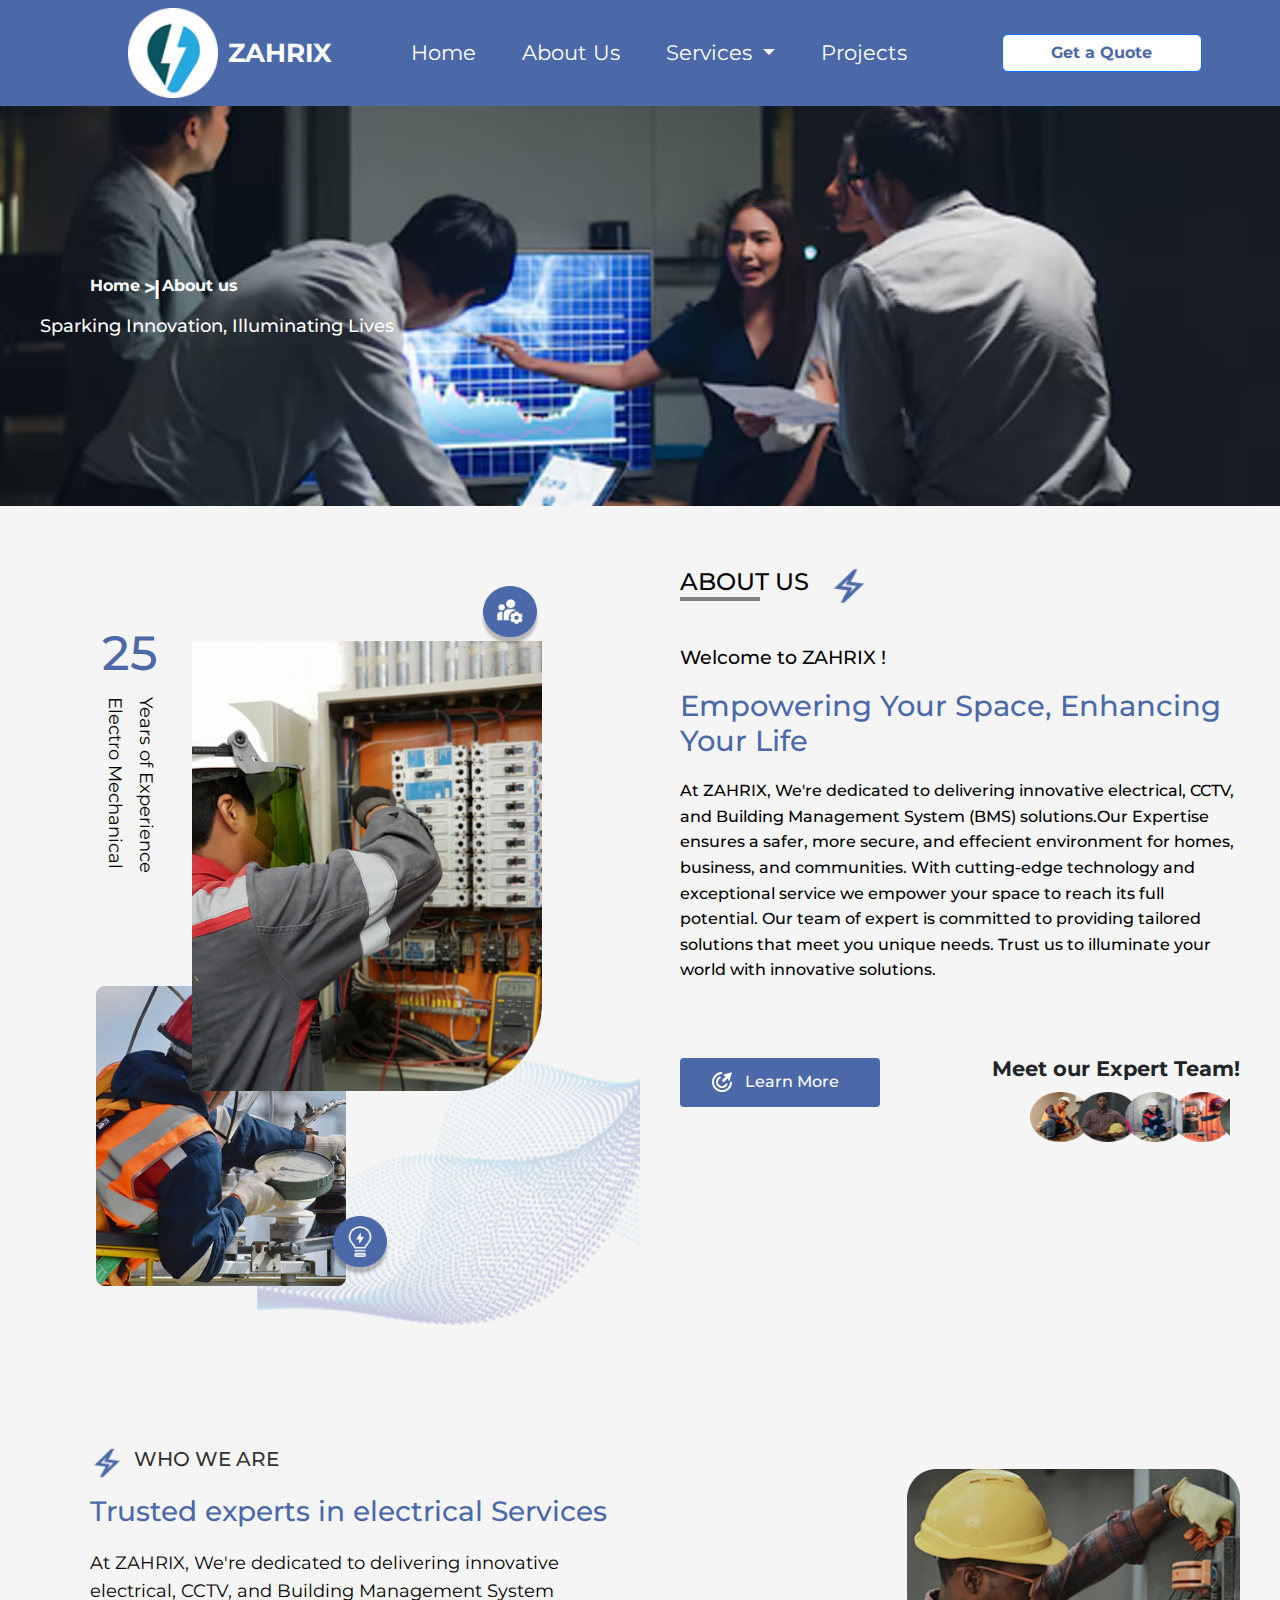
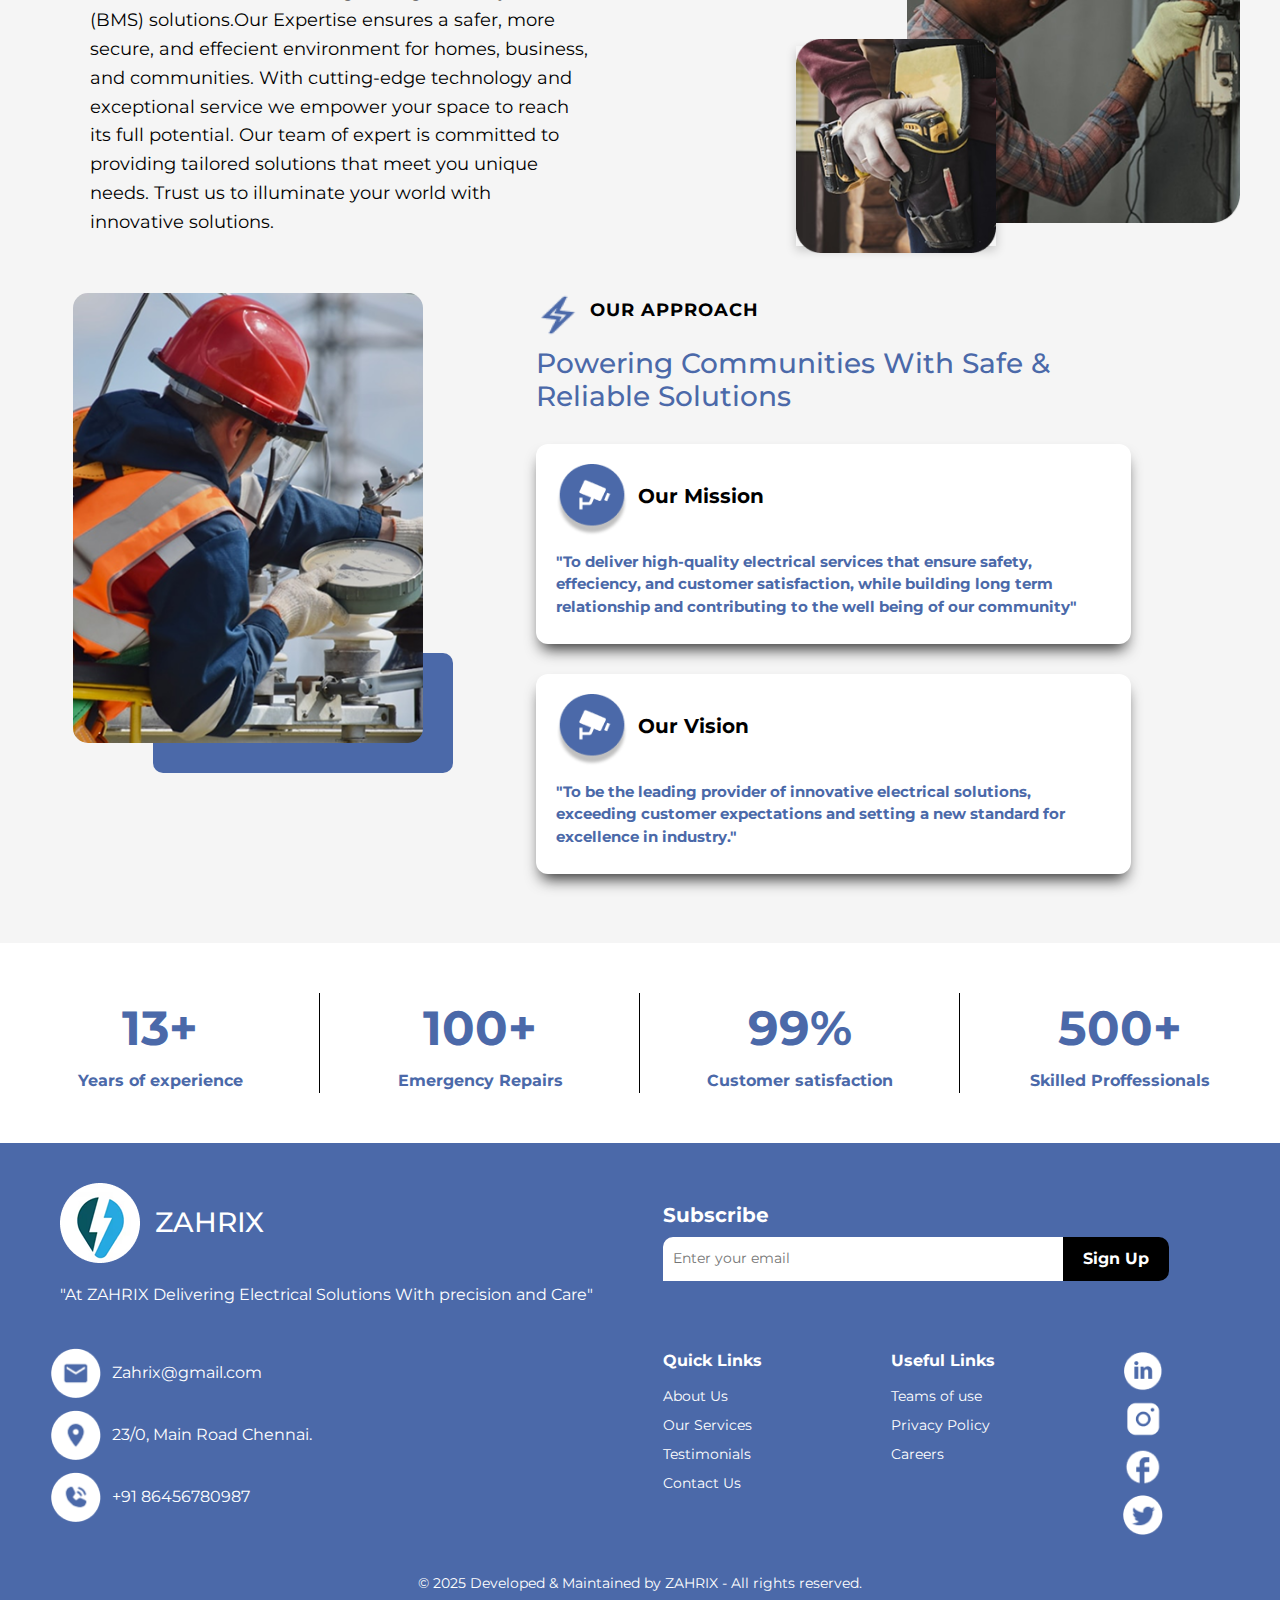
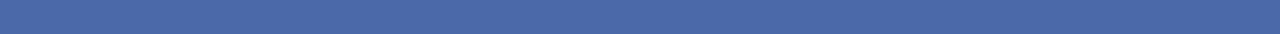
<file: aboutus.html>
<!DOCTYPE html>
<html lang="en">
<head>
    <meta charset="UTF-8">
    <meta name="viewport" content="width=device-width, initial-scale=1.0">
    <title>About Us</title>
    <link rel="stylesheet" href="aboutus.css">
    <link rel="stylesheet" href="index.css">
    <!-- Google Font: Montserrat -->
<link href="https://fonts.googleapis.com/css2?family=Montserrat:wght@400;500;600;700&display=swap" rel="stylesheet">

    <!-- Bootstrap JS Bundle (includes Popper) -->
<script src="https://cdn.jsdelivr.net/npm/bootstrap@5.3.3/dist/js/bootstrap.bundle.min.js"></script>
<!-- Bootstrap CSS -->
  <link href="https://cdn.jsdelivr.net/npm/bootstrap@5.3.3/dist/css/bootstrap.min.css" rel="stylesheet">
</head>
<body>
        
<!-- Header -->
<nav class="navbar navbar-expand-lg navbar-custom px-3 py-2">
  <div class="container-fluid d-lg-flex justify-content-between align-items-start align-items-lg-center flex-lg-nowrap">

    <!-- Left: Logo and Brand Name -->
    <div class="d-flex align-items-center brand-section">
      <img src="assets/Screenshot 2025-06-12 135749.png" alt="Brand Logo" class="brand-logo">
      <span class="brand-name">ZAHRIX</span>
    </div>

    <!-- Toggler for mobile -->
    <button class="navbar-toggler ms-auto" type="button" data-bs-toggle="collapse" data-bs-target="#navbarNav"
            aria-controls="navbarNav" aria-expanded="false" aria-label="Toggle navigation">
      <span class="navbar-toggler-icon"></span>
    </button>

    <!-- Navigation + Button -->
    <div  class="collapse navbar-collapse justify-content-center mt-3 mt-lg-0" id="navbarNav">
      <ul class="navbar-nav mx-auto text-center">
        <li class="nav-item">
          <a class="nav-link text-white" href="index.html">Home</a>
        </li>
        <li class="nav-item">
          <a class="nav-link text-white" href="aboutus.html">About Us</a>
        </li>
        <li class="nav-item dropdown">
          <a class="nav-link dropdown-toggle text-white" href="#" role="button" data-bs-toggle="dropdown" aria-expanded="false">
            Services
          </a>
          <ul class="dropdown-menu">
            <li><a class="dropdown-item" href="service-electrical.html">Electrical</a></li>
            <li><a class="dropdown-item" href="service-cctv.html">CCTV</a></li>
            <li><a class="dropdown-item" href="service-bms.html">BMS</a></li>
          </ul>
        </li>
        <li class="nav-item">
          <a class="nav-link text-white" href="projects.html">Projects</a>
        </li>
      </ul>
      <!-- Right Side: Get a Quote Button -->
      <a href="contact.html" style="background-color: white; color: #4B69A9;font-weight: bold;" class="btn btn-primary quote-btn ms-lg-3 mt-3 mt-lg-0">Get a Quote</a>
    </div>
  </div>
</nav>
<!-- ==================================================================================== -->
<div style="height: 400px;" class="container1">
  <img style="height: 400px;" src="assets/Screenshot 2025-06-12 151859.png" alt="Header Image" class="full-image" />

  <div class="text-overlay">
    <h4 class="breadcrumb">Home <span class="arrow">&gt;|</span> About us</h4>
    <h2 class="subheading1">Sparking Innovation, Illuminating Lives</h2>
  </div>
</div>


<!-- ================================================================================= -->
 <!-- container2 -->
     <div class="container2">
  <!-- Left Section -->
  <div class="container2-left">
    <!-- Base Layer Image -->
    <img src="assets/image 1.png" alt="Base" class="base-image1">

    <!-- Second Layer Image -->
    <img src="assets/Rectangle 375.png" alt="Layer 1" class="image-layer1">

    <!-- Top Layer Image -->
    <img src="assets/Rectangle 47.png" alt="Layer 2" class="image-layer2">

    <!-- Left Side Text on Image -->
    <div class="experience-text">
      <h1>25</h1>
      <div class="rotated-text">
        <p>Years of Experience</p>
        <p>Electro Mechanical</p>
      </div>
    </div>

    <!-- Top Right Icon -->
    <img src="assets/Group 538.png" alt="Top Icon" class="icon-top">

    <!-- Bottom Icon -->
    <img src="assets/Group 568.png" alt="Bottom Icon" class="icon-bottom">
  </div>

  <!-- Right Section -->
  <div class="container2-right">
    <div class="about-header">
      <h2>ABOUT US</h2>
      <div class="underline"></div>
      <img src="assets/material-symbols_electric-bolt-outline.png" alt="Small Icon" class="about-icon">
    </div>

    <h3 class="welcome-text">Welcome to ZAHRIX !</h3>
    <h1 class="main-heading">Empowering Your Space, Enhancing Your Life</h1>

    <p class="about-paragraph">
      At ZAHRIX, We're dedicated to delivering innovative electrical, CCTV, and Building Management System (BMS) solutions.Our Expertise ensures a safer, more secure, and effecient environment for homes, business, and communities. With cutting-edge technology and exceptional service we empower your space to reach its full potential. Our team of expert is committed to providing tailored solutions that meet you unique needs. Trust us to illuminate your world with innovative solutions.
    </p>

   <div class="cta-row">
  <a href="#" class="learn-more-link">
    <img src="assets/material-symbols_drag-click-rounded.png" alt="Arrow" class="link-icon">
    Learn More
  </a>

  <div class="team-callout-group">
    <p class="team-callout">Meet our Expert Team!</p>
    <img src="assets/Frame 506.png" alt="Team" class="team-image">
  </div>
</div>

  </div>
</div>
<!-- ==================================================================== -->
 <div class="container2-1">
    <!-- Left Side -->
    <div class="left-side">
      <div class="subheading-wrapper">
        <img src="assets/material-symbols_electric-bolt-outline.png" alt="Icon" class="icon">
        <h4 class="subheading2">WHO WE ARE</h4>
      </div>
      <h2 class="main-heading2">Trusted experts in electrical Services</h2>
      <p class="paragraph2">
              At ZAHRIX, We're dedicated to delivering innovative electrical, CCTV, and Building Management System (BMS) solutions.Our Expertise ensures a safer, more secure, and effecient environment for homes, business, and communities. With cutting-edge technology and exceptional service we empower your space to reach its full potential. Our team of expert is committed to providing tailored solutions that meet you unique needs. Trust us to illuminate your world with innovative solutions.

      </p>
    </div>

    <!-- Right Side -->
    <div class="right-side">
      <div class="image-stack">
        <img src="assets/Rectangle 371.png" alt="Base Image" class="base-image">
        <img src="assets/Rectangle 372.png" alt="Top Image" class="top-image">
      </div>
    </div>
  </div>
  <!-- =============================================================================== -->
  
  <div class="container-two-two">
    <!-- Left Side -->
    <div class="side-left-two-two">
      <div class="image-stack-two-two">
        <div class="shadow-box-two-two"></div>
        <img src="assets/Rectangle 375.png" alt="Main Visual" class="main-visual-two-two" />
      </div>
    </div>

    <!-- Right Side -->
    <div class="side-right-two-two">
      <div class="approach-header-two-two">
        <img src="assets/material-symbols_electric-bolt-outline.png" alt="Icon" class="approach-icon-two-two" />
        <h4 class="approach-title-two-two">OUR APPROACH</h4>
      </div>

      <h2 class="approach-heading-two-two">
        Powering Communities With Safe & <br> Reliable Solutions
      </h2>

      <div class="info-box-group-two-two">
        <div class="info-box-two-two">
          <div class="info-header-two-two">
            <img src="assets/Group 536.png" class="info-icon-two-two" alt="Icon 1" />
            <h4 class="info-title-two-two">Our Mission</h4>
          </div>
          <p class="info-paragraph-two-two">
            "To deliver high-quality electrical services that ensure safety, effeciency, and customer satisfaction, while building long term relationship and contributing to the well being of our community"
          </p>
        </div>

        <div class="info-box-two-two">
          <div class="info-header-two-two">
            <img src="assets/Group 536.png" class="info-icon-two-two" alt="Icon 2" />
            <h4 class="info-title-two-two">Our Vision</h4>
          </div>
          <p class="info-paragraph-two-two">
            "To be the leading provider of innovative electrical solutions, exceeding customer expectations and setting a new standard for excellence in industry."
          </p>
        </div>
      </div>
    </div>
  </div>

<!-- ================================================================================ -->
 <div style="height: 200px;" class="container3">
  <div class="section">
    <div class="number">13+</div>
    <div class="label">Years of experience</div>
  </div>
  <div class="section">
    <div class="number">100+</div>
    <div class="label">Emergency Repairs</div>
  </div>
  <div class="section">
    <div class="number">99%</div>
    <div class="label">Customer satisfaction</div>
  </div>
  <div class="section">
    <div class="number">500+</div>
    <div class="label">Skilled Proffessionals</div>
  </div>
</div>

<!-- ================================================================================== -->
 <footer class="footer">
  <div class="footer-top">
    <!-- Left Section -->
    <div class="footer-left">
      <div class="brand-block">
        <img src="assets/Screenshot 2025-06-12 135749.png" alt="Logo" class="logo" />
        <h2 class="brand-name1">ZAHRIX</h2>
      </div>
      <p class="tagline">"At ZAHRIX Delivering Electrical Solutions With precision and Care"</p>

      <div class="info-row">
        <div class="icon-circle">
          <img src="assets/Group 230.png" alt="Mail" />
        </div>
        <span>Zahrix@gmail.com</span>
      </div>

      <div class="info-row">
        <div class="icon-circle">
          <img src="assets/Group 228.png" alt="Location" />
        </div>
        <span>23/0, Main Road Chennai.</span>
      </div>

      <div class="info-row">
        <div class="icon-circle">
          <img src="assets/Group 231.png" alt="Phone" />
        </div>
        <span>+91 86456780987</span>
      </div>
    </div>

    <!-- Right Section -->
    <div class="footer-right">
      <h3 class="subscribe-heading">Subscribe</h3>
      <div class="subscribe-form">
        <input type="email" placeholder="Enter your email" class="email-input" />
        <button class="subscribe-button">Sign Up</button>
      </div>

      <div class="footer-links">
        <div class="link-section">
          <h4>Quick Links</h4>
          <a href="#">About Us</a>
          <a href="#">Our Services</a>
          <a href="#">Testimonials</a>
          <a href="#">Contact Us</a>
        </div>

        <div class="link-section">
          <h4>Useful Links</h4>
          <a href="#">Teams of use</a>
          <a href="#">Privacy Policy</a>
          <a href="#">Careers</a>
        </div>

        <div class="link-section social">
          
          <a href="#"><img src="assets/entypo-social_linkedin-with-circle.png" alt="LinkedIn" /></a>
          <a href="#"><img src="assets/ph_instagram-logo-fill.png" alt="Instagram" /></a>
          <a href="#"><img src="assets/ic_outline-facebook.png" alt="Facebook" /></a>
          <a href="#"><img src="assets/formkit_twitter.png" alt="Twitter" /></a>
        </div>
      </div>
    </div>
  </div>

  <div class="footer-bottom">
    &copy; 2025 Developed & Maintained by ZAHRIX - All rights reserved.
  </div>
</footer>
</body>
</html>
</file>
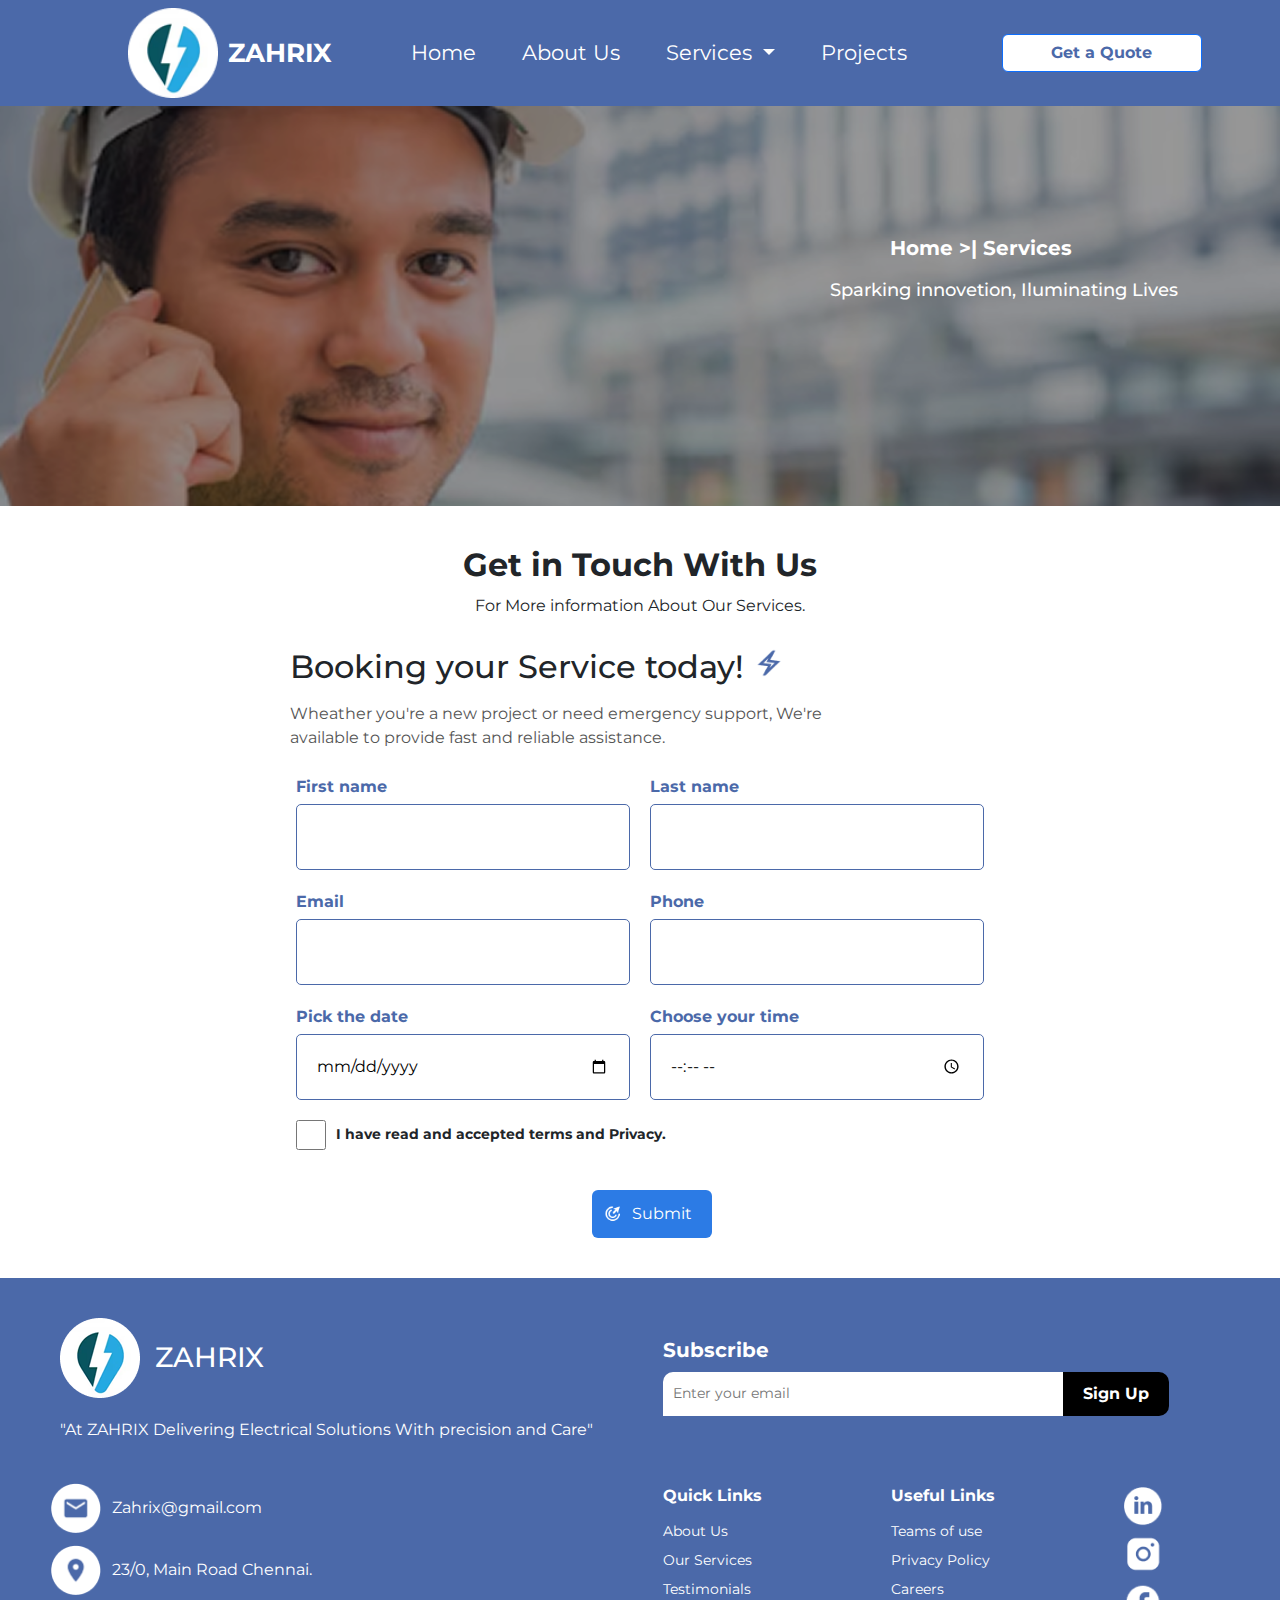
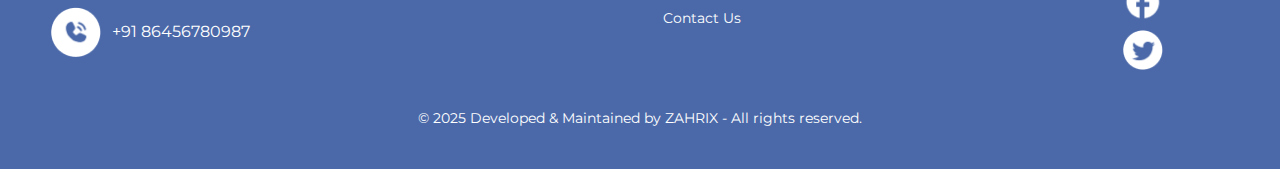
<file: contact.html>
<!DOCTYPE html>
<html lang="en">
<head>
    <meta charset="UTF-8">
    <meta name="viewport" content="width=device-width, initial-scale=1.0">
    <title>Contact Us</title>
    <link rel="stylesheet" href="contact.css">
    <!-- Google Font: Montserrat -->
<link href="https://fonts.googleapis.com/css2?family=Montserrat:wght@400;500;600;700&display=swap" rel="stylesheet">

    <!-- Bootstrap JS Bundle (includes Popper) -->
<script src="https://cdn.jsdelivr.net/npm/bootstrap@5.3.3/dist/js/bootstrap.bundle.min.js"></script>
<!-- Bootstrap CSS -->
  <link href="https://cdn.jsdelivr.net/npm/bootstrap@5.3.3/dist/css/bootstrap.min.css" rel="stylesheet">
  
</head>
<body>
           
<!-- Header -->
<nav class="navbar navbar-expand-lg navbar-custom px-3 py-2">
  <div class="container-fluid d-lg-flex justify-content-between align-items-start align-items-lg-center flex-lg-nowrap">

    <!-- Left: Logo and Brand Name -->
    <div class="d-flex align-items-center brand-section">
      <img src="assets/Screenshot 2025-06-12 135749.png" alt="Brand Logo" class="brand-logo">
      <span class="brand-name">ZAHRIX</span>
    </div>

    <!-- Toggler for mobile -->
    <button class="navbar-toggler ms-auto" type="button" data-bs-toggle="collapse" data-bs-target="#navbarNav"
            aria-controls="navbarNav" aria-expanded="false" aria-label="Toggle navigation">
      <span class="navbar-toggler-icon"></span>
    </button>

    <!-- Navigation + Button -->
    <div  class="collapse navbar-collapse justify-content-center mt-3 mt-lg-0" id="navbarNav">
      <ul class="navbar-nav mx-auto text-center">
        <li class="nav-item">
          <a class="nav-link text-white" href="index.html">Home</a>
        </li>
        <li class="nav-item">
          <a class="nav-link text-white" href="aboutus.html">About Us</a>
        </li>
        <li class="nav-item dropdown">
          <a class="nav-link dropdown-toggle text-white" href="#" role="button" data-bs-toggle="dropdown" aria-expanded="false">
            Services
          </a>
          <ul class="dropdown-menu">
            <li><a class="dropdown-item" href="service-electrical.html">Electrical</a></li>
            <li><a class="dropdown-item" href="service-cctv.html">CCTV</a></li>
            <li><a class="dropdown-item" href="service-bms.html">BMS</a></li>
          </ul>
        </li>
        <li class="nav-item">
          <a class="nav-link text-white" href="projects.html">Projects</a>
        </li>
      </ul>
      <!-- Right Side: Get a Quote Button -->
      <a href="contact.html" style="background-color: white; color: #4B69A9;font-weight: bold;" class="btn btn-primary quote-btn ms-lg-3 mt-3 mt-lg-0">Get a Quote</a>
    </div>
  </div>
</nav>
<!-- ================================================================ -->
 <div class="image-container">
    <div class="overlay"></div>
  <div class="text-content">
    <h4 class="subheading">Home >| Services</h4>
    <h2 class="main-heading">Sparking innovetion, Iluminating Lives</h2>
  </div>
</div>
<!-- ===================================================================== -->
 <div class="contact-container">
    <h1>Get in Touch With Us</h1>
    <p class="subtext">For More information About Our Services.</p>

    <div class="service-heading">
        <h2>Booking your Service today!</h2>
      <img src="assets/material-symbols_electric-bolt-outline.png" alt="icon" class="small-icon" />
      
    </div>

    <p class="description">Wheather you're a new project or need emergency support, We're available to provide fast and reliable assistance.</p>

    <form class="contact-form" id="contactForm">
      <div class="form-row">
        <div class="form-group">
          <label>First name</label>
          <input type="text" required />
        </div>
        <div class="form-group">
          <label>Last name</label>
          <input type="text" required />
        </div>
      </div>

      <div class="form-row">
        <div class="form-group">
          <label>Email</label>
          <input type="email" required />
        </div>
        <div class="form-group">
          <label>Phone</label>
          <input type="tel" required />
        </div>
      </div>

      <div class="form-row">
        <div class="form-group">
          <label>Pick the date</label>
          <input type="date" required />
        </div>
        <div class="form-group">
          <label>Choose your time</label>
          <input type="time" required />
        </div>
      </div>

      <div class="terms">
        <input type="checkbox" required class="checkbox" />
        <span style="font-size: 14px; font-weight: bold;">I have read and accepted terms and Privacy.</span>
      </div>

      <button type="submit" class="submit-btn">
        <img src="assets/material-symbols_drag-click-rounded.png" alt="send icon" class="btn-icon" />
        Submit
      </button>
    </form>
  </div>

  <!-- Popup Box -->
  <div class="popup" id="popup">
    <div class="popup-content">
      <img src="assets/material-symbols_cancel.png" class="close-popup" id="closePopup" />
      <img src="assets/Group 33.png" class="popup-icon" />
      <p class="popup-message">"We've received your inquiry. Our team will contact you soon"</p>
      <a href="index.html" class="popup-link">Go Back Home</a>
    </div>
  </div>
<script>
    document.getElementById('contactForm').addEventListener('submit', function(e) {
  e.preventDefault();
  document.getElementById('popup').style.display = 'flex';
});

document.getElementById('closePopup').addEventListener('click', function() {
  document.getElementById('popup').style.display = 'none';
});

window.addEventListener('click', function(e) {
  const popup = document.getElementById('popup');
  if (e.target === popup) {
    popup.style.display = 'none';
  }
});

</script>
<!-- ================================================================================== -->
 <footer class="footer">
  <div class="footer-top">
    <!-- Left Section -->
    <div class="footer-left">
      <div class="brand-block">
        <img src="assets/Screenshot 2025-06-12 135749.png" alt="Logo" class="logo" />
        <h2 class="brand-name1">ZAHRIX</h2>
      </div>
      <p class="tagline">"At ZAHRIX Delivering Electrical Solutions With precision and Care"</p>

      <div class="info-row">
        <div class="icon-circle">
          <img src="assets/Group 230.png" alt="Mail" />
        </div>
        <span>Zahrix@gmail.com</span>
      </div>

      <div class="info-row">
        <div class="icon-circle">
          <img src="assets/Group 228.png" alt="Location" />
        </div>
        <span>23/0, Main Road Chennai.</span>
      </div>

      <div class="info-row">
        <div class="icon-circle">
          <img src="assets/Group 231.png" alt="Phone" />
        </div>
        <span>+91 86456780987</span>
      </div>
    </div>

    <!-- Right Section -->
    <div class="footer-right">
      <h3 class="subscribe-heading">Subscribe</h3>
      <div class="subscribe-form">
        <input type="email" placeholder="Enter your email" class="email-input" />
        <button class="subscribe-button">Sign Up</button>
      </div>

      <div class="footer-links">
        <div class="link-section">
          <h4>Quick Links</h4>
          <a href="#">About Us</a>
          <a href="#">Our Services</a>
          <a href="#">Testimonials</a>
          <a href="#">Contact Us</a>
        </div>

        <div class="link-section">
          <h4>Useful Links</h4>
          <a href="#">Teams of use</a>
          <a href="#">Privacy Policy</a>
          <a href="#">Careers</a>
        </div>

        <div class="link-section social">
          
          <a href="#"><img src="assets/entypo-social_linkedin-with-circle.png" alt="LinkedIn" /></a>
          <a href="#"><img src="assets/ph_instagram-logo-fill.png" alt="Instagram" /></a>
          <a href="#"><img src="assets/ic_outline-facebook.png" alt="Facebook" /></a>
          <a href="#"><img src="assets/formkit_twitter.png" alt="Twitter" /></a>
        </div>
      </div>
    </div>
  </div>

  <div class="footer-bottom">
    &copy; 2025 Developed & Maintained by ZAHRIX - All rights reserved.
  </div>
</footer>

</body>
</html>
</file>
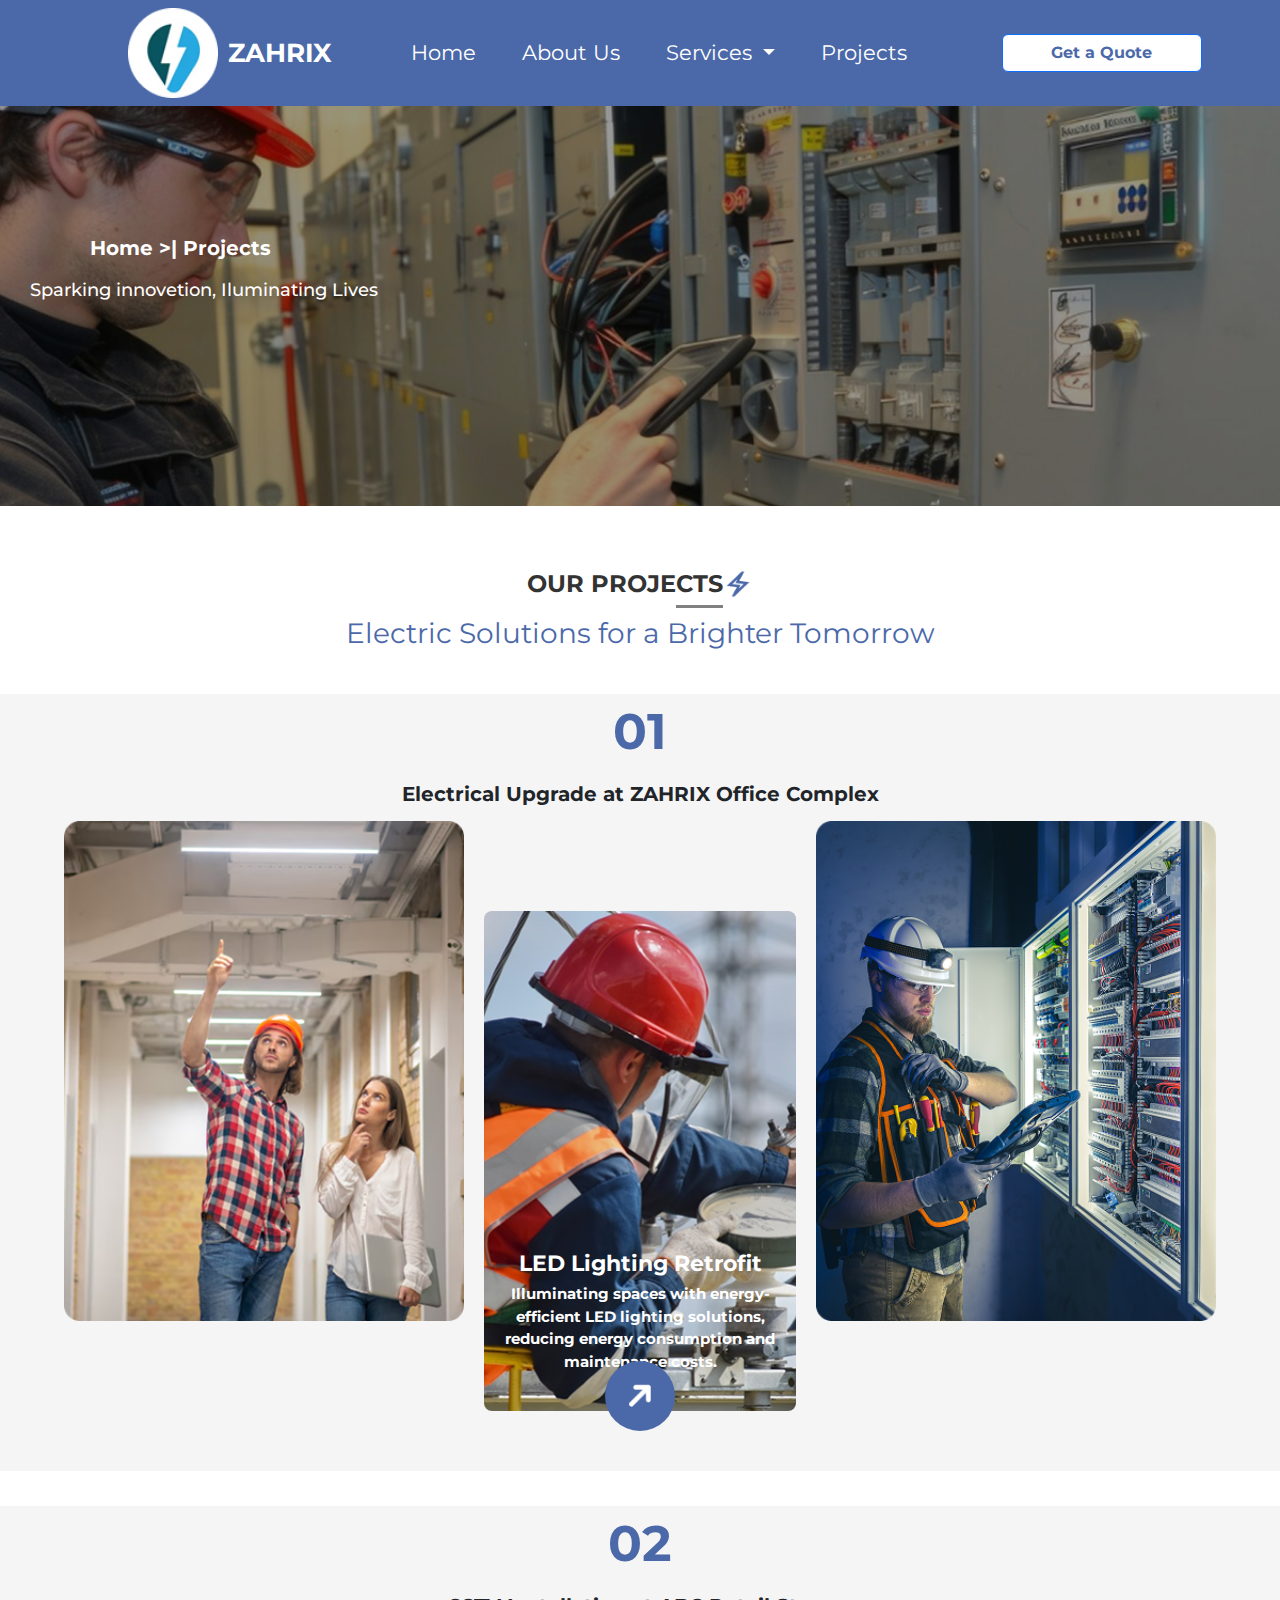
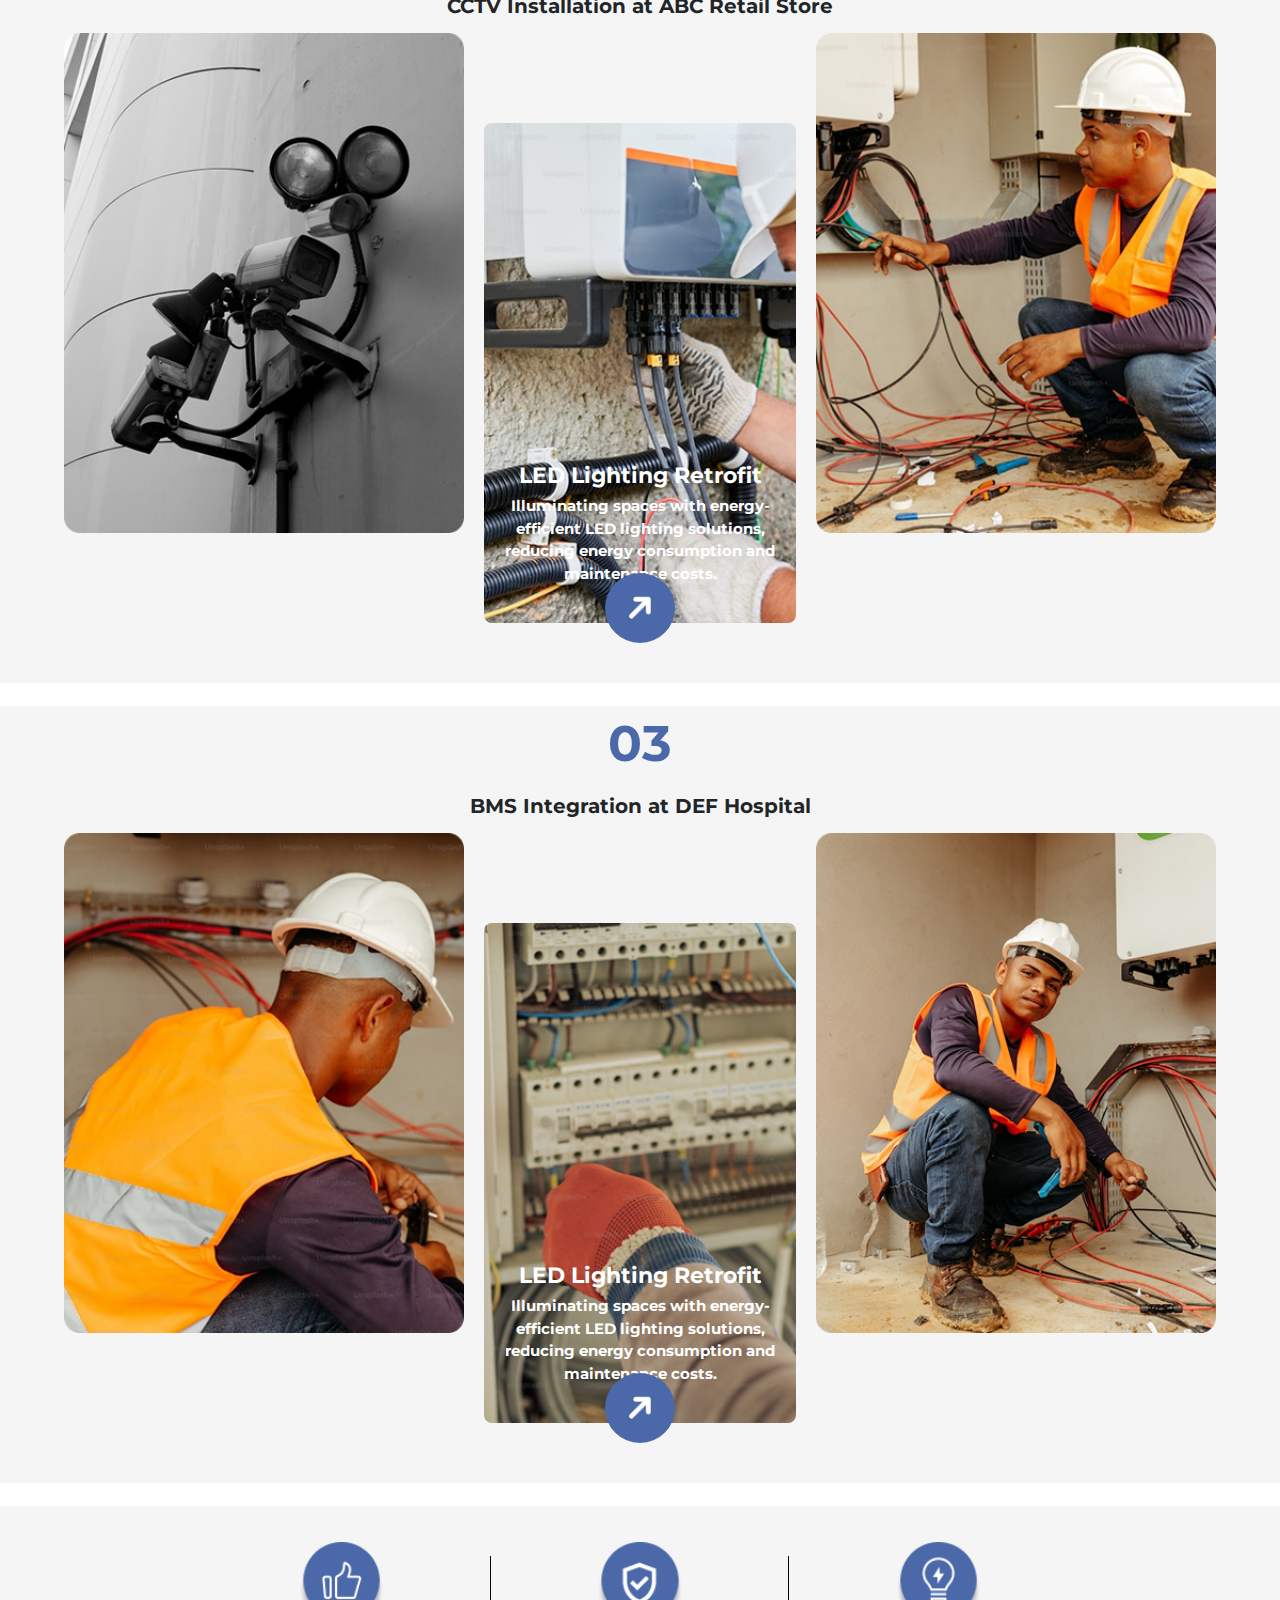
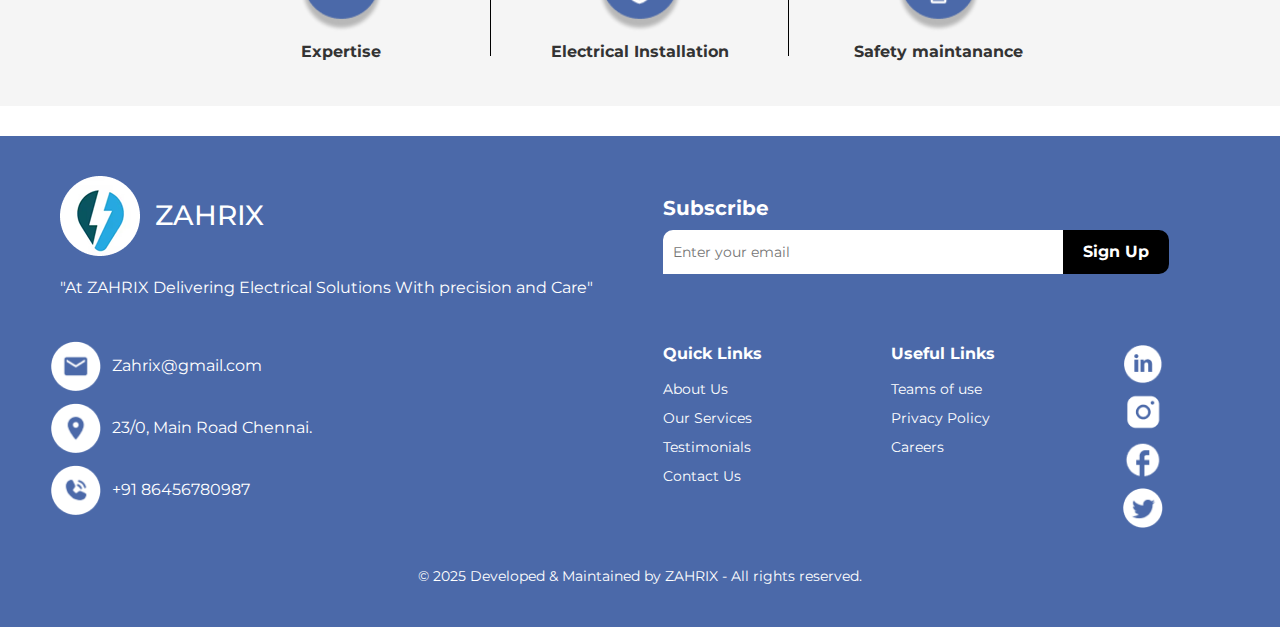
<file: projects.html>
<!DOCTYPE html>
<html lang="en">
<head>
    <meta charset="UTF-8">
    <meta name="viewport" content="width=device-width, initial-scale=1.0">
    <title>Home > Projects</title>
    <link rel="stylesheet" href="projects.css">
     <!-- Google Font: Montserrat -->
<link href="https://fonts.googleapis.com/css2?family=Montserrat:wght@400;500;600;700&display=swap" rel="stylesheet">

    <!-- Bootstrap JS Bundle (includes Popper) -->
<script src="https://cdn.jsdelivr.net/npm/bootstrap@5.3.3/dist/js/bootstrap.bundle.min.js"></script>
<!-- Bootstrap CSS -->
  <link href="https://cdn.jsdelivr.net/npm/bootstrap@5.3.3/dist/css/bootstrap.min.css" rel="stylesheet">
</head>
<body>
          
<!-- Header -->
<nav class="navbar navbar-expand-lg navbar-custom px-3 py-2">
  <div class="container-fluid d-lg-flex justify-content-between align-items-start align-items-lg-center flex-lg-nowrap">

    <!-- Left: Logo and Brand Name -->
    <div class="d-flex align-items-center brand-section">
      <img src="assets/Screenshot 2025-06-12 135749.png" alt="Brand Logo" class="brand-logo">
      <span class="brand-name">ZAHRIX</span>
    </div>

    <!-- Toggler for mobile -->
    <button class="navbar-toggler ms-auto" type="button" data-bs-toggle="collapse" data-bs-target="#navbarNav"
            aria-controls="navbarNav" aria-expanded="false" aria-label="Toggle navigation">
      <span class="navbar-toggler-icon"></span>
    </button>

    <!-- Navigation + Button -->
    <div  class="collapse navbar-collapse justify-content-center mt-3 mt-lg-0" id="navbarNav">
      <ul class="navbar-nav mx-auto text-center">
        <li class="nav-item">
          <a class="nav-link text-white" href="index.html">Home</a>
        </li>
        <li class="nav-item">
          <a class="nav-link text-white" href="aboutus.html">About Us</a>
        </li>
        <li class="nav-item dropdown">
          <a class="nav-link dropdown-toggle text-white" href="#" role="button" data-bs-toggle="dropdown" aria-expanded="false">
            Services
          </a>
          <ul class="dropdown-menu">
            <li><a class="dropdown-item" href="service-electrical.html">Electrical</a></li>
            <li><a class="dropdown-item" href="service-cctv.html">CCTV</a></li>
            <li><a class="dropdown-item" href="service-bms.html">BMS</a></li>
          </ul>
        </li>
        <li class="nav-item">
          <a class="nav-link text-white" href="projects.html">Projects</a>
        </li>
      </ul>
      <!-- Right Side: Get a Quote Button -->
      <a href="contact.html" style="background-color: white; color: #4B69A9;font-weight: bold;" class="btn btn-primary quote-btn ms-lg-3 mt-3 mt-lg-0">Get a Quote</a>
    </div>
  </div>
</nav>
<!-- ================================================================ -->
 <div class="image-container">
    <div class="overlay"></div>
  <div class="text-content">
    <h4 class="subheading">Home >| Projects</h4>
    <h2 class="main-heading">Sparking innovetion, Iluminating Lives</h2>
  </div>
</div>
<!-- ================================================================== -->
 <div class="container3">

  <!-- Top Title and Subheading -->
  <section class="project-top">
    <div class="project-subheading">
      OUR PROJE<span class="underline-wrap">CTS</span>
      <img src="assets/material-symbols_electric-bolt-outline.png" class="icon-sm2" />
    </div>
    <div class="project-heading">
      Electric Solutions for a Brighter Tomorrow
    </div>
  </section>

  <!-- Centered Box -->
  <div class="project-box">
    <div class="project-box-number">01</div>
    <div class="project-box-heading">Electrical Upgrade at ZAHRIX Office Complex</div>
  </div>

  <!-- Project Images Section -->
  <section class="projects">
    <div class="project-images">
      <!-- First image -->
      <img class="project1" src="assets/Screenshot 2025-06-12 102855.png" alt="Project 1" />

      <!-- Second image with overlay content and icon -->
      <div class="image-with-content">
        <img src="assets/Rectangle 375.png" alt="Project 2" />
        <div class="image-text">
          <h3>LED Lighting Retrofit</h3>
          <p>Illuminating spaces with energy-efficient LED lighting solutions, reducing energy consumption and maintenance costs.</p>
        </div>
        <img src="assets/mingcute_arrow-up-fill.png" class="bottom-icon" alt="Arrow Icon" />
      </div>

      <!-- Third image -->
      <img class="project3" src="assets/electrician-overalls-focused-work-switchboard-with-fuses-using-tablet.png" alt="Project 3" />
    </div>

    <!-- View More -->
   
  </section>

</div>
<!-- ================================================================================================ -->
 <div  class="container4">
  <!-- Centered Box -->
  <div class="project-box">
    <div class="project-box-number">02</div>
    <div class="project-box-heading">CCTV Installation at ABC Retail Store</div>
  </div>

  <!-- Project Images Section -->
  <section class="projects">
    <div class="project-images">
      <!-- First image -->
      <img class="project1" src="assets/jk.png" alt="Project 1" />

      <!-- Second image with overlay content and icon -->
      <div class="image-with-content">
        <img src="assets/j.png" alt="Project 2" />
        <div class="image-text">
          <h3>LED Lighting Retrofit</h3>
          <p>Illuminating spaces with energy-efficient LED lighting solutions, reducing energy consumption and maintenance costs.</p>
        </div>
        <img src="assets/mingcute_arrow-up-fill.png" class="bottom-icon" alt="Arrow Icon" />
      </div>

      <!-- Third image -->
      <img class="project3" src="assets/k.png" alt="Project 3" />
    </div>

    <!-- View More -->
   
  </section>

</div>
<!-- ================================================================================ -->
 <div  class="container5">
  <!-- Centered Box -->
  <div class="project-box">
    <div class="project-box-number">03</div>
    <div class="project-box-heading">BMS Integration at DEF Hospital</div>
  </div>

  <!-- Project Images Section -->
  <section class="projects">
    <div class="project-images">
      <!-- First image -->
      <img class="project1" src="assets/Screenshot 2025-06-12 102855 h.png" alt="Project 1" />

      <!-- Second image with overlay content and icon -->
      <div class="image-with-content">
        <img src="assets/aj.png" alt="Project 2" />
        <div class="image-text">
          <h3>LED Lighting Retrofit</h3>
          <p>Illuminating spaces with energy-efficient LED lighting solutions, reducing energy consumption and maintenance costs.</p>
        </div>
        <img src="assets/mingcute_arrow-up-fill.png" class="bottom-icon" alt="Arrow Icon" />
      </div>

      <!-- Third image -->
      <img class="project3" src="assets/kp.png" alt="Project 3" />
    </div>

    <!-- View More -->
   
  </section>

</div>
<!-- ============================================================================== -->
<div class="project-last">
  <div class="project-last-inner">
    <div class="project-section">
      <img src="assets/Group 574.png" alt="Icon 1" class="project-icon">
      <h4 class="project-topic">Expertise</h4>
    </div>
    
    <div class="project-section">
      <img src="assets/Group 573.png" alt="Icon 2" class="project-icon">
      <h4 class="project-topic">Electrical Installation</h4>
    </div>
    
    <div class="project-section">
      <img src="assets/Group 568.png" alt="Icon 3" class="project-icon">
      <h4 class="project-topic">Safety maintanance</h4>
    </div>
  </div>
</div>
<!-- ================================================================================== -->
 <footer class="footer">
  <div class="footer-top">
    <!-- Left Section -->
    <div class="footer-left">
      <div class="brand-block">
        <img src="assets/Screenshot 2025-06-12 135749.png" alt="Logo" class="logo" />
        <h2 class="brand-name1">ZAHRIX</h2>
      </div>
      <p class="tagline">"At ZAHRIX Delivering Electrical Solutions With precision and Care"</p>

      <div class="info-row">
        <div class="icon-circle">
          <img src="assets/Group 230.png" alt="Mail" />
        </div>
        <span>Zahrix@gmail.com</span>
      </div>

      <div class="info-row">
        <div class="icon-circle">
          <img src="assets/Group 228.png" alt="Location" />
        </div>
        <span>23/0, Main Road Chennai.</span>
      </div>

      <div class="info-row">
        <div class="icon-circle">
          <img src="assets/Group 231.png" alt="Phone" />
        </div>
        <span>+91 86456780987</span>
      </div>
    </div>

    <!-- Right Section -->
    <div class="footer-right">
      <h3 class="subscribe-heading">Subscribe</h3>
      <div class="subscribe-form">
        <input type="email" placeholder="Enter your email" class="email-input" />
        <button class="subscribe-button">Sign Up</button>
      </div>

      <div class="footer-links">
        <div class="link-section">
          <h4>Quick Links</h4>
          <a href="#">About Us</a>
          <a href="#">Our Services</a>
          <a href="#">Testimonials</a>
          <a href="#">Contact Us</a>
        </div>

        <div class="link-section">
          <h4>Useful Links</h4>
          <a href="#">Teams of use</a>
          <a href="#">Privacy Policy</a>
          <a href="#">Careers</a>
        </div>

        <div class="link-section social">
          
          <a href="#"><img src="assets/entypo-social_linkedin-with-circle.png" alt="LinkedIn" /></a>
          <a href="#"><img src="assets/ph_instagram-logo-fill.png" alt="Instagram" /></a>
          <a href="#"><img src="assets/ic_outline-facebook.png" alt="Facebook" /></a>
          <a href="#"><img src="assets/formkit_twitter.png" alt="Twitter" /></a>
        </div>
      </div>
    </div>
  </div>

  <div class="footer-bottom">
    &copy; 2025 Developed & Maintained by ZAHRIX - All rights reserved.
  </div>
</footer>

</body>
</html>
</file>
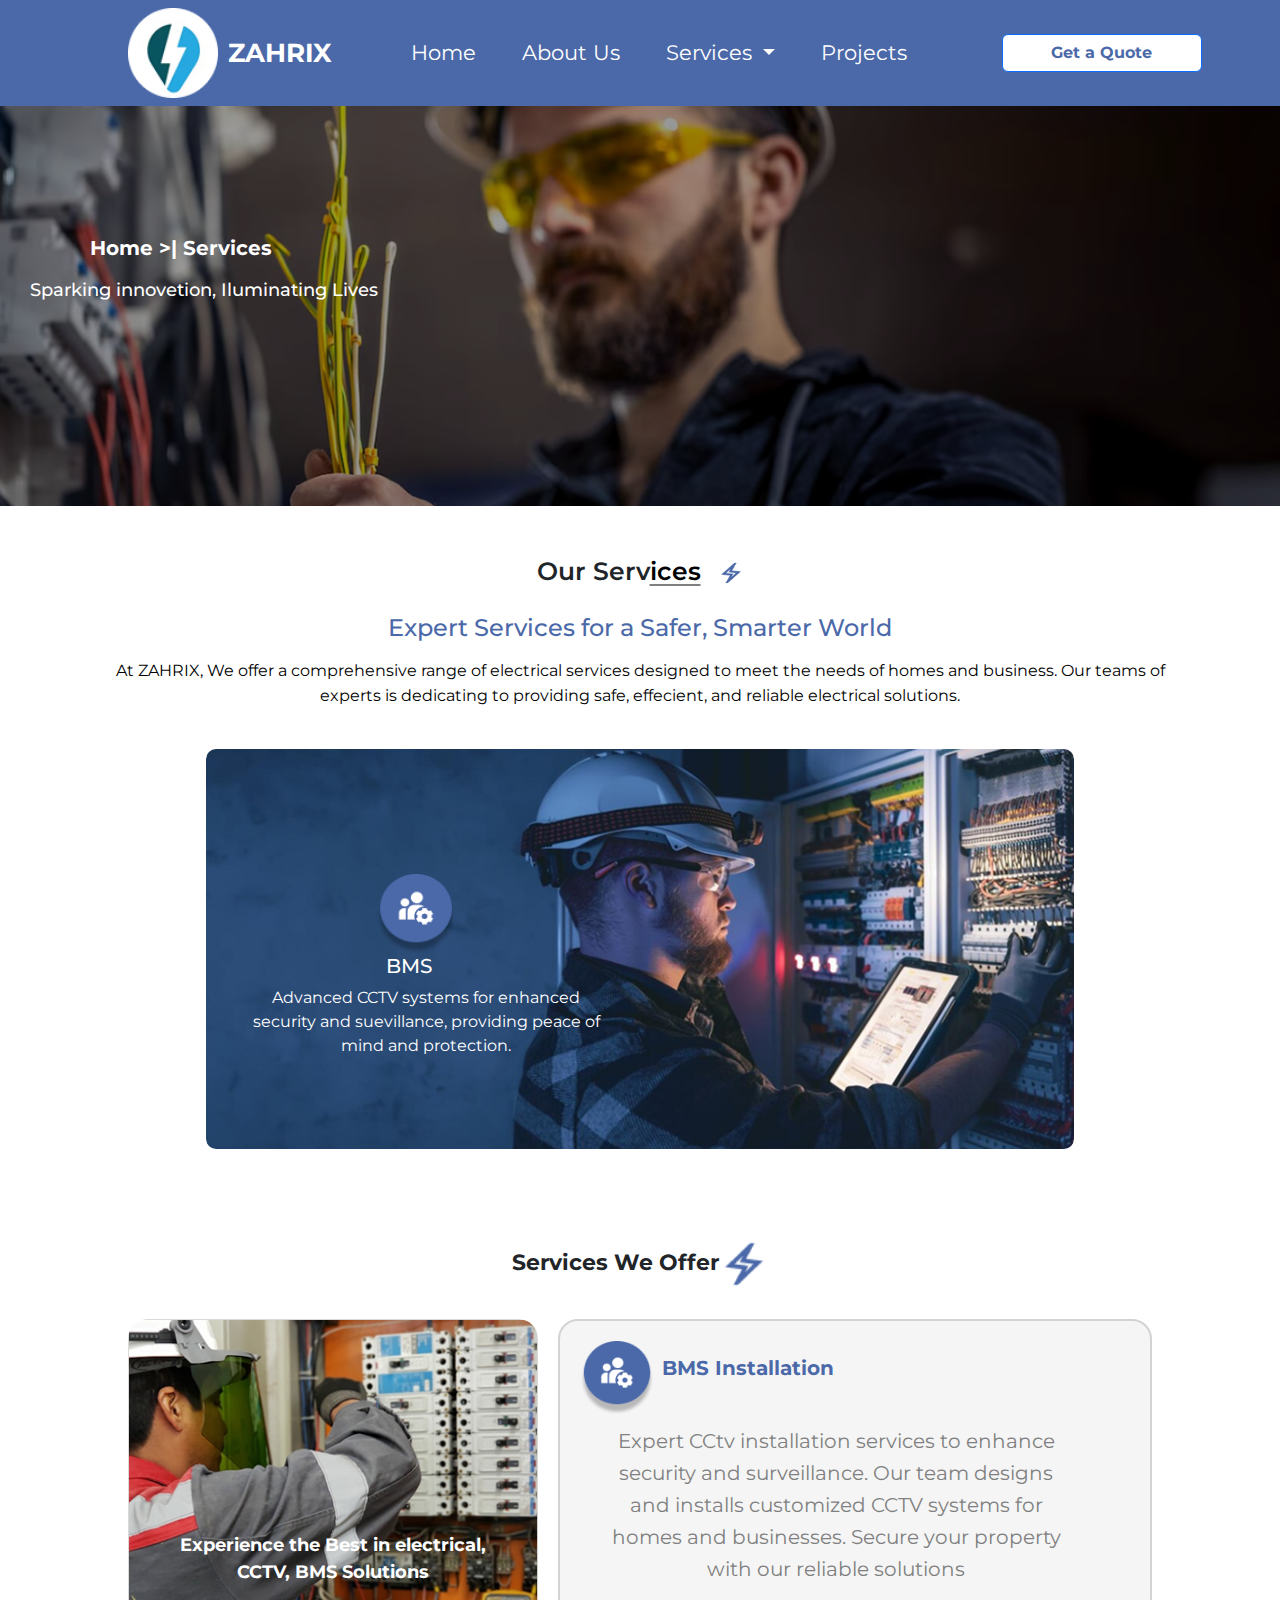
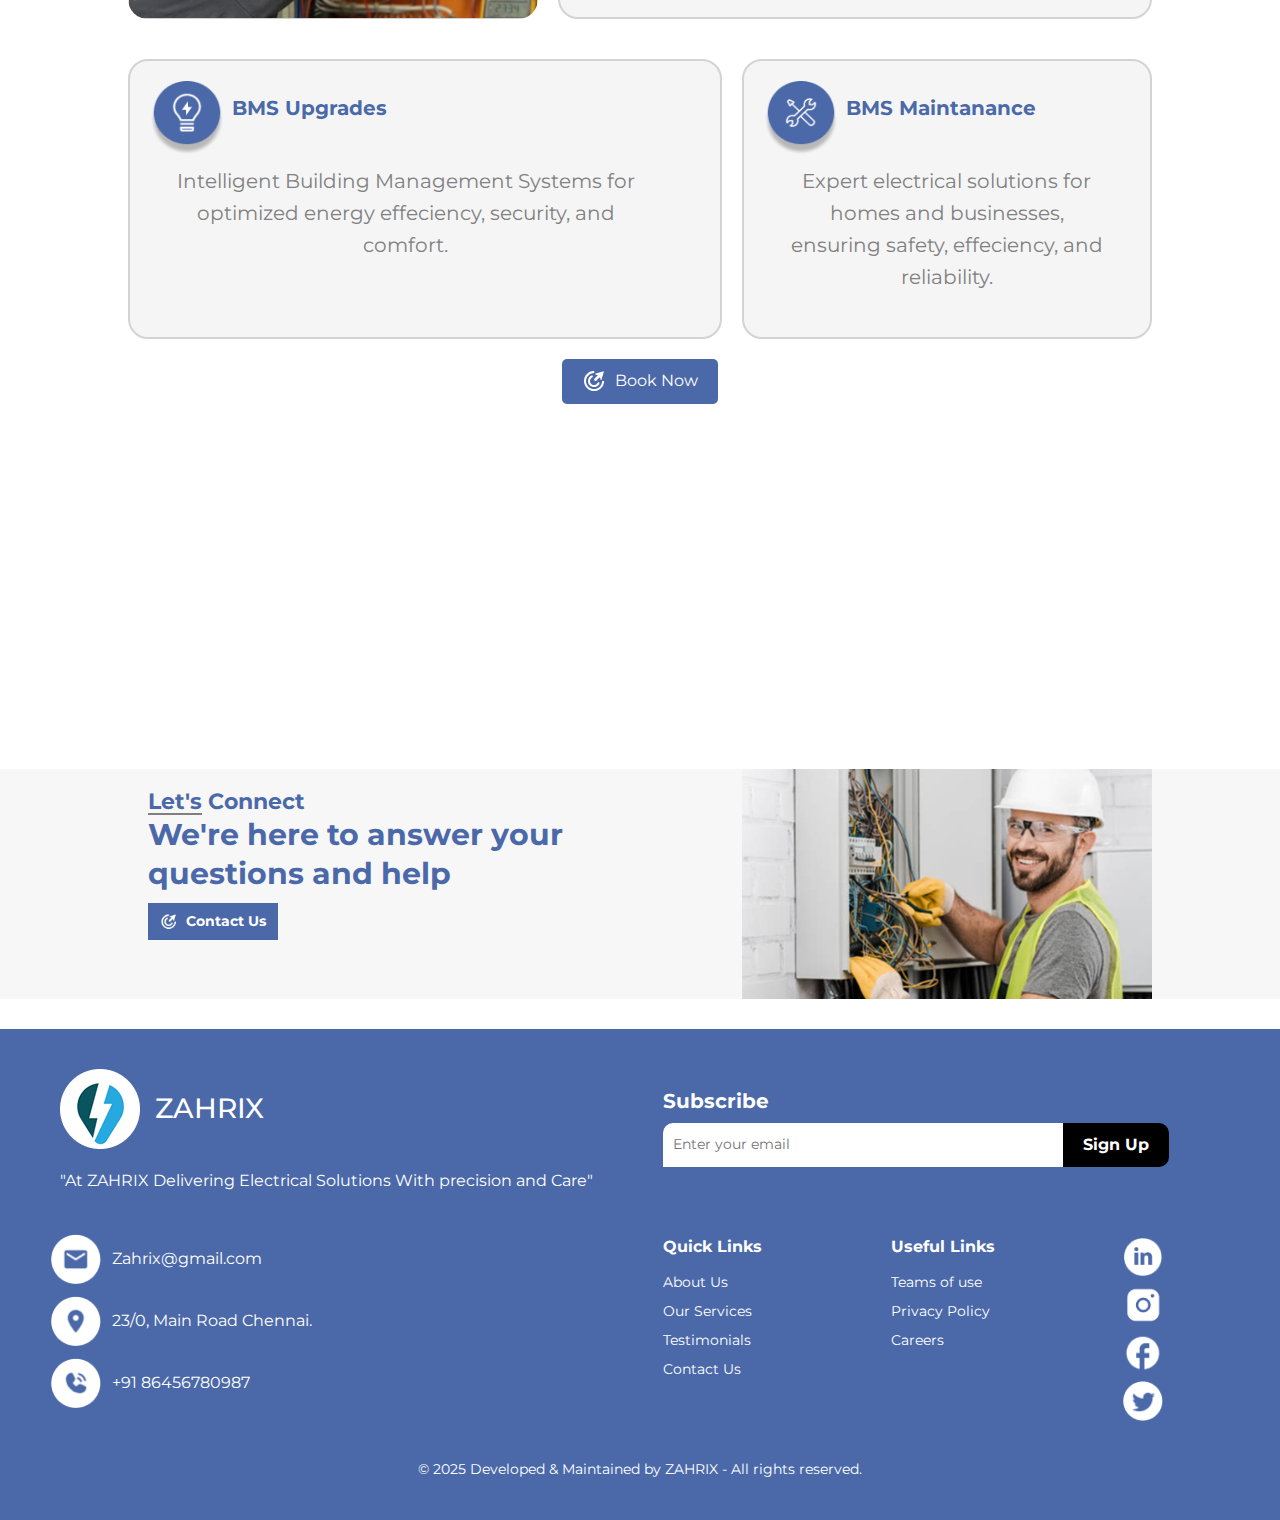
<file: service-bms.html>
<!DOCTYPE html>
<html lang="en">
<head>
    <meta charset="UTF-8">
    <meta name="viewport" content="width=device-width, initial-scale=1.0">
    <title>Services > BMS</title>
    <link rel="stylesheet" href="service-bms.css">
     <!-- Google Font: Montserrat -->
<link href="https://fonts.googleapis.com/css2?family=Montserrat:wght@400;500;600;700&display=swap" rel="stylesheet">

    <!-- Bootstrap JS Bundle (includes Popper) -->
<script src="https://cdn.jsdelivr.net/npm/bootstrap@5.3.3/dist/js/bootstrap.bundle.min.js"></script>
<!-- Bootstrap CSS -->
  <link href="https://cdn.jsdelivr.net/npm/bootstrap@5.3.3/dist/css/bootstrap.min.css" rel="stylesheet">
</head>
<body>
       
<!-- Header -->
<nav class="navbar navbar-expand-lg navbar-custom px-3 py-2">
  <div class="container-fluid d-lg-flex justify-content-between align-items-start align-items-lg-center flex-lg-nowrap">

    <!-- Left: Logo and Brand Name -->
    <div class="d-flex align-items-center brand-section">
      <img src="assets/Screenshot 2025-06-12 135749.png" alt="Brand Logo" class="brand-logo">
      <span class="brand-name">ZAHRIX</span>
    </div>

    <!-- Toggler for mobile -->
    <button class="navbar-toggler ms-auto" type="button" data-bs-toggle="collapse" data-bs-target="#navbarNav"
            aria-controls="navbarNav" aria-expanded="false" aria-label="Toggle navigation">
      <span class="navbar-toggler-icon"></span>
    </button>

    <!-- Navigation + Button -->
    <div  class="collapse navbar-collapse justify-content-center mt-3 mt-lg-0" id="navbarNav">
      <ul class="navbar-nav mx-auto text-center">
        <li class="nav-item">
          <a class="nav-link text-white" href="index.html">Home</a>
        </li>
        <li class="nav-item">
          <a class="nav-link text-white" href="aboutus.html">About Us</a>
        </li>
        <li class="nav-item dropdown">
          <a class="nav-link dropdown-toggle text-white" href="#" role="button" data-bs-toggle="dropdown" aria-expanded="false">
            Services
          </a>
          <ul class="dropdown-menu">
            <li><a class="dropdown-item" href="service-electrical.html">Electrical</a></li>
            <li><a class="dropdown-item" href="service-cctv.html">CCTV</a></li>
            <li><a class="dropdown-item" href="service-bms.html">BMS</a></li>
          </ul>
        </li>
        <li class="nav-item">
          <a class="nav-link text-white" href="projects.html">Projects</a>
        </li>
      </ul>
      <!-- Right Side: Get a Quote Button -->
      <a href="contact.html" style="background-color: white; color: #4B69A9;font-weight: bold;" class="btn btn-primary quote-btn ms-lg-3 mt-3 mt-lg-0">Get a Quote</a>
    </div>
  </div>
</nav>
<!-- ================================================================ -->
 <div class="image-container">
    <div class="overlay"></div>
  <div class="text-content">
    <h4 class="subheading">Home >| Services</h4>
    <h2 class="main-heading">Sparking innovetion, Iluminating Lives</h2>
  </div>
</div>
<!-- =========-=================================================== -->
 <div class="service-1">
    <div class="top-heading">
      <h2>
        Our Serv<span style="color: black;" class="underline">ices</span>
        <img src="assets/material-symbols_electric-bolt-outline.png" alt="Icon" class="heading-icon" />
      </h2>
    </div>

    <h3 class="main-heading1">Expert Services for a Safer, Smarter World</h3>

    <p class="intro-paragraph">
      At ZAHRIX, We offer a comprehensive range of electrical services designed to meet the needs of homes and business. Our teams of experts is dedicating to providing safe, effecient, and reliable electrical  solutions. 
    </p>

    <div class="image-block">
      <img src="assets/Screenshot 2025-06-12 125941.png" alt="Service Image" class="service-image" />

      <div class="image-overlay-content">
        <img src="assets/Group 540.png" alt="Icon" class="cctv-icon" />
        <h4 class="cctv-heading">BMS</h4>
        <p class="cctv-paragraph">
          Advanced CCTV systems for enhanced security and  suevillance, providing peace of mind and protection.
        </p>
      </div>
    </div>
  </div>
<!-- ================================================================================ -->
 <section class="container3">
  <section class="services">
    <h2>Services We Offer<img src="assets/material-symbols_electric-bolt-outline.png" class="icon-sm2" /></h2>

    <!-- Service Boxes -->
    <div class="service-boxes">
      <div class="box box1">
        <img src="assets/standard-quality-control-collage-concept.png" class="full-img" />
        <div class="overlay-text">Experience the Best in electrical, CCTV, BMS Solutions</div>
      </div>

      <div class="box box2">
        <div class="title">
          <img src="assets/Group 538.png" class="icon-sm" />
          <span class="boxheading">BMS Installation</span>
        </div>
        <p class="boxcontent">
          Expert CCtv installation services to enhance security and surveillance. Our team designs and installs customized  CCTV systems for homes and businesses. Secure your property with our reliable solutions
        </p>
      </div>

      <div class="box box3">
        <div class="title">
          <img src="assets/Group 568.png" class="icon-sm" />
          <span class="boxheading" >BMS Upgrades</span>
        </div>
        <p class="boxcontent">
         Intelligent Building Management Systems for optimized energy effeciency, security, and comfort.
        </p>
      </div>

      <div class="box box4">
        <div class="title">
          <img src="assets/Group 608.png" class="icon-sm" />
          <span class="boxheading">BMS Maintanance</span>
        </div>
        <p class="boxcontent">
          Expert electrical solutions for homes and businesses, ensuring safety, effeciency, and reliability.
        </p>
      </div>
    </div>
    <div class="view-more">
    <a href="contact.html"><img src="assets/material-symbols_drag-click-rounded.png" class="icon-sm4" />Book Now </a>
  </div>
  </section>
</section>
<!-- ============================================================================ -->
 <section class="service-1-main">
  <div class="service-3">
    <div class="service2-left">
      <h3 class="subheading2">
        <span class="underline">Let's</span> Connect
      </h3>
      <h2 class="main-heading2">We're here to answer your <br>questions and help</h2>
      <a href="contact.html" class="contact-link">
        <img src="assets/material-symbols_drag-click-rounded.png" alt="Icon" class="contact-icon" />
        Contact Us
      </a>
    </div>

    <div class="service2-right">
      <img src="assets/Screenshot 2025-06-12 170435.png" alt="Contact Image" class="right-image" />
    </div>
  </div>
</section>
<!-- ================================================================================== -->
 <footer class="footer">
  <div class="footer-top">
    <!-- Left Section -->
    <div class="footer-left">
      <div class="brand-block">
        <img src="assets/Screenshot 2025-06-12 135749.png" alt="Logo" class="logo" />
        <h2 class="brand-name1">ZAHRIX</h2>
      </div>
      <p class="tagline">"At ZAHRIX Delivering Electrical Solutions With precision and Care"</p>

      <div class="info-row">
        <div class="icon-circle">
          <img src="assets/Group 230.png" alt="Mail" />
        </div>
        <span>Zahrix@gmail.com</span>
      </div>

      <div class="info-row">
        <div class="icon-circle">
          <img src="assets/Group 228.png" alt="Location" />
        </div>
        <span>23/0, Main Road Chennai.</span>
      </div>

      <div class="info-row">
        <div class="icon-circle">
          <img src="assets/Group 231.png" alt="Phone" />
        </div>
        <span>+91 86456780987</span>
      </div>
    </div>

    <!-- Right Section -->
    <div class="footer-right">
      <h3 class="subscribe-heading">Subscribe</h3>
      <div class="subscribe-form">
        <input type="email" placeholder="Enter your email" class="email-input" />
        <button class="subscribe-button">Sign Up</button>
      </div>

      <div class="footer-links">
        <div class="link-section">
          <h4>Quick Links</h4>
          <a href="#">About Us</a>
          <a href="#">Our Services</a>
          <a href="#">Testimonials</a>
          <a href="#">Contact Us</a>
        </div>

        <div class="link-section">
          <h4>Useful Links</h4>
          <a href="#">Teams of use</a>
          <a href="#">Privacy Policy</a>
          <a href="#">Careers</a>
        </div>

        <div class="link-section social">
          
          <a href="#"><img src="assets/entypo-social_linkedin-with-circle.png" alt="LinkedIn" /></a>
          <a href="#"><img src="assets/ph_instagram-logo-fill.png" alt="Instagram" /></a>
          <a href="#"><img src="assets/ic_outline-facebook.png" alt="Facebook" /></a>
          <a href="#"><img src="assets/formkit_twitter.png" alt="Twitter" /></a>
        </div>
      </div>
    </div>
  </div>

  <div class="footer-bottom">
    &copy; 2025 Developed & Maintained by ZAHRIX - All rights reserved.
  </div>
</footer>

</body>
</html>
</file>
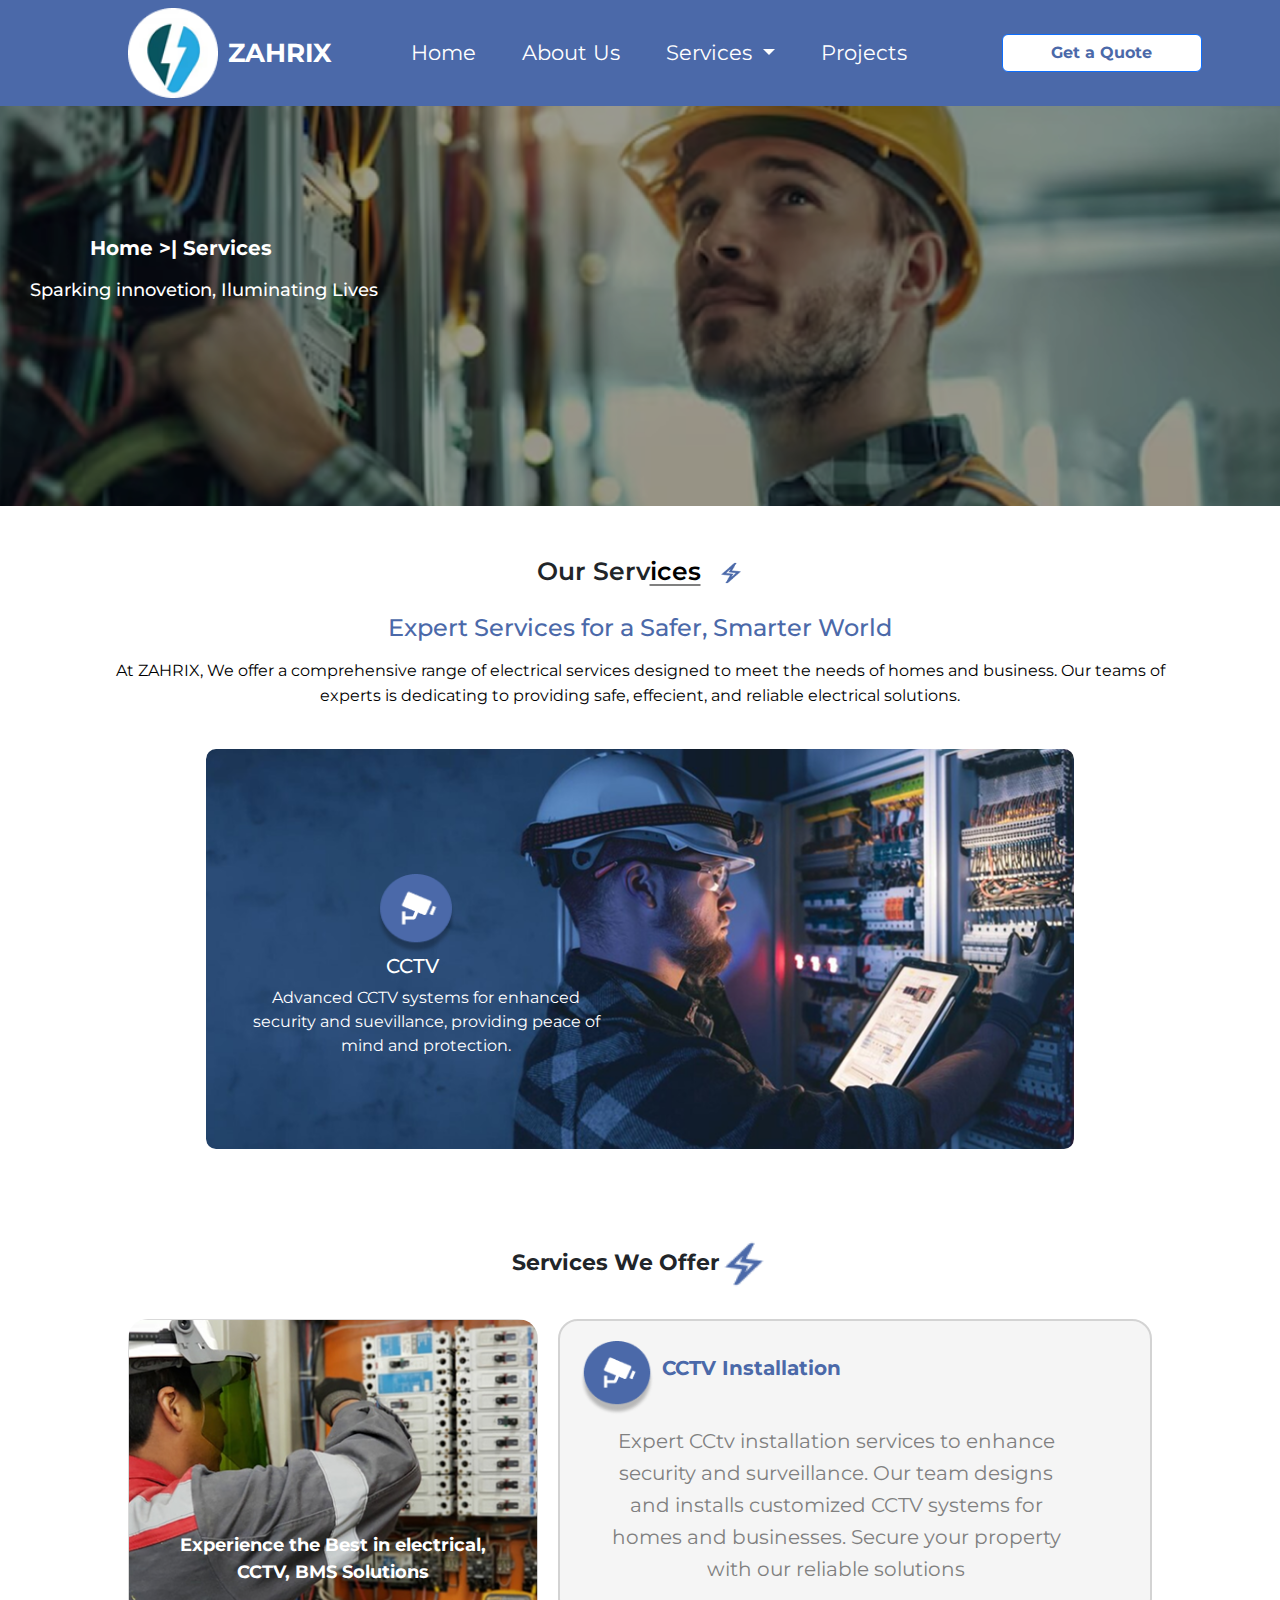
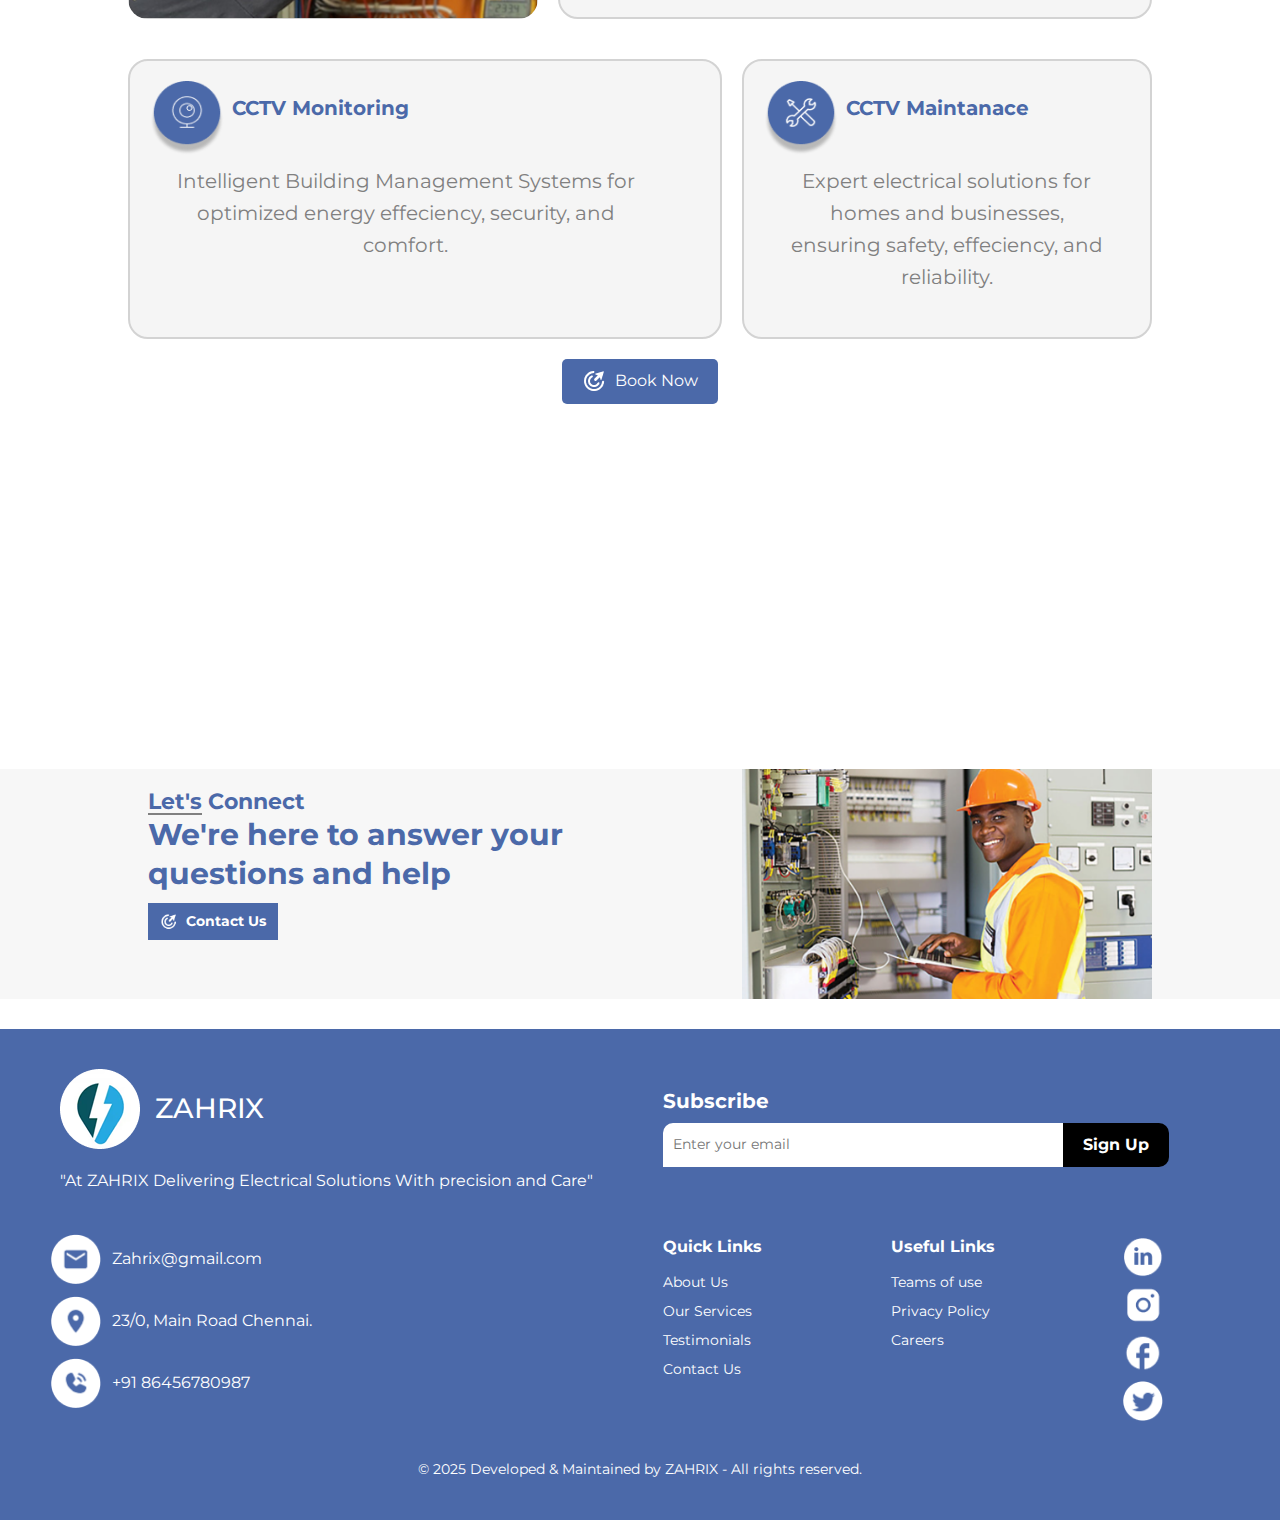
<file: service-cctv.html>
<!DOCTYPE html>
<html lang="en">
<head>
    <meta charset="UTF-8">
    <meta name="viewport" content="width=device-width, initial-scale=1.0">
    <title>Services > CCTV</title>
    <link rel="stylesheet" href="service-cctv.css">
     <!-- Google Font: Montserrat -->
<link href="https://fonts.googleapis.com/css2?family=Montserrat:wght@400;500;600;700&display=swap" rel="stylesheet">

    <!-- Bootstrap JS Bundle (includes Popper) -->
<script src="https://cdn.jsdelivr.net/npm/bootstrap@5.3.3/dist/js/bootstrap.bundle.min.js"></script>
<!-- Bootstrap CSS -->
  <link href="https://cdn.jsdelivr.net/npm/bootstrap@5.3.3/dist/css/bootstrap.min.css" rel="stylesheet">
</head>
<body>
       
<!-- Header -->
<nav class="navbar navbar-expand-lg navbar-custom px-3 py-2">
  <div class="container-fluid d-lg-flex justify-content-between align-items-start align-items-lg-center flex-lg-nowrap">

    <!-- Left: Logo and Brand Name -->
    <div class="d-flex align-items-center brand-section">
      <img src="assets/Screenshot 2025-06-12 135749.png" alt="Brand Logo" class="brand-logo">
      <span class="brand-name">ZAHRIX</span>
    </div>

    <!-- Toggler for mobile -->
    <button class="navbar-toggler ms-auto" type="button" data-bs-toggle="collapse" data-bs-target="#navbarNav"
            aria-controls="navbarNav" aria-expanded="false" aria-label="Toggle navigation">
      <span class="navbar-toggler-icon"></span>
    </button>

    <!-- Navigation + Button -->
    <div  class="collapse navbar-collapse justify-content-center mt-3 mt-lg-0" id="navbarNav">
      <ul class="navbar-nav mx-auto text-center">
        <li class="nav-item">
          <a class="nav-link text-white" href="index.html">Home</a>
        </li>
        <li class="nav-item">
          <a class="nav-link text-white" href="aboutus.html">About Us</a>
        </li>
        <li class="nav-item dropdown">
          <a class="nav-link dropdown-toggle text-white" href="#" role="button" data-bs-toggle="dropdown" aria-expanded="false">
            Services
          </a>
          <ul class="dropdown-menu">
            <li><a class="dropdown-item" href="service-electrical.html">Electrical</a></li>
            <li><a class="dropdown-item" href="service-cctv.html">CCTV</a></li>
            <li><a class="dropdown-item" href="service-bms.html">BMS</a></li>
          </ul>
        </li>
        <li class="nav-item">
          <a class="nav-link text-white" href="projects.html">Projects</a>
        </li>
      </ul>
      <!-- Right Side: Get a Quote Button -->
      <a href="contact.html" style="background-color: white; color: #4B69A9;font-weight: bold;" class="btn btn-primary quote-btn ms-lg-3 mt-3 mt-lg-0">Get a Quote</a>
    </div>
  </div>
</nav>
<!-- ================================================================ -->
 <div class="image-container">
    <div class="overlay"></div>
  <div class="text-content">
    <h4 class="subheading">Home >| Services</h4>
    <h2 class="main-heading">Sparking innovetion, Iluminating Lives</h2>
  </div>
</div>
<!-- ============================================================ -->
 <div class="service-1">
    <div class="top-heading">
      <h2>
        Our Serv<span style="color: black;" class="underline">ices</span>
        <img src="assets/material-symbols_electric-bolt-outline.png" alt="Icon" class="heading-icon" />
      </h2>
    </div>

    <h3 class="main-heading1">Expert Services for a Safer, Smarter World</h3>

    <p class="intro-paragraph">
      At ZAHRIX, We offer a comprehensive range of electrical services designed to meet the needs of homes and business. Our teams of experts is dedicating to providing safe, effecient, and reliable electrical  solutions. 
    </p>

    <div class="image-block">
      <img src="assets/Screenshot 2025-06-12 125941.png" alt="Service Image" class="service-image" />

      <div class="image-overlay-content">
        <img src="assets/Group 536.png" alt="Icon" class="cctv-icon" />
        <h4 class="cctv-heading">CCTV</h4>
        <p class="cctv-paragraph">
          Advanced CCTV systems for enhanced security and  suevillance, providing peace of mind and protection.
        </p>
      </div>
    </div>
  </div>
<!-- ================================================================================ -->
 <section class="container3">
  <section class="services">
    <h2>Services We Offer<img src="assets/material-symbols_electric-bolt-outline.png" class="icon-sm2" /></h2>

    <!-- Service Boxes -->
    <div class="service-boxes">
      <div class="box box1">
        <img src="assets/standard-quality-control-collage-concept.png" class="full-img" />
        <div class="overlay-text">Experience the Best in electrical, CCTV, BMS Solutions</div>
      </div>

      <div class="box box2">
        <div class="title">
          <img src="assets/Group 536.png" class="icon-sm" />
          <span class="boxheading">CCTV Installation</span>
        </div>
        <p class="boxcontent">
          Expert CCtv installation services to enhance security and surveillance. Our team designs and installs customized  CCTV systems for homes and businesses. Secure your property with our reliable solutions
        </p>
      </div>

      <div class="box box3">
        <div class="title">
          <img src="assets/Group 538j.png" class="icon-sm" />
          <span class="boxheading" >CCTV Monitoring</span>
        </div>
        <p class="boxcontent">
         Intelligent Building Management Systems for optimized energy effeciency, security, and comfort.
        </p>
      </div>

      <div class="box box4">
        <div class="title">
          <img src="assets/Group 608.png" class="icon-sm" />
          <span class="boxheading">CCTV Maintanace</span>
        </div>
        <p class="boxcontent">
          Expert electrical solutions for homes and businesses, ensuring safety, effeciency, and reliability.
        </p>
      </div>
    </div>
    <div class="view-more">
    <a href="contact.html"><img src="assets/material-symbols_drag-click-rounded.png" class="icon-sm4" />Book Now </a>
  </div>
  </section>
</section>
<!-- ============================================================================ -->
 <section class="service-1-main">
  <div class="service-3">
    <div class="service2-left">
      <h3 class="subheading2">
        <span class="underline">Let's</span> Connect
      </h3>
      <h2 class="main-heading2">We're here to answer your <br>questions and help</h2>
      <a href="contact.html" class="contact-link">
        <img src="assets/material-symbols_drag-click-rounded.png" alt="Icon" class="contact-icon" />
        Contact Us
      </a>
    </div>

    <div class="service2-right">
      <img src="assets/Screenshot 2025-06-12 165006.png" alt="Contact Image" class="right-image" />
    </div>
  </div>
</section>
<!-- ================================================================================== -->
 <footer class="footer">
  <div class="footer-top">
    <!-- Left Section -->
    <div class="footer-left">
      <div class="brand-block">
        <img src="assets/Screenshot 2025-06-12 135749.png" alt="Logo" class="logo" />
        <h2 class="brand-name1">ZAHRIX</h2>
      </div>
      <p class="tagline">"At ZAHRIX Delivering Electrical Solutions With precision and Care"</p>

      <div class="info-row">
        <div class="icon-circle">
          <img src="assets/Group 230.png" alt="Mail" />
        </div>
        <span>Zahrix@gmail.com</span>
      </div>

      <div class="info-row">
        <div class="icon-circle">
          <img src="assets/Group 228.png" alt="Location" />
        </div>
        <span>23/0, Main Road Chennai.</span>
      </div>

      <div class="info-row">
        <div class="icon-circle">
          <img src="assets/Group 231.png" alt="Phone" />
        </div>
        <span>+91 86456780987</span>
      </div>
    </div>

    <!-- Right Section -->
    <div class="footer-right">
      <h3 class="subscribe-heading">Subscribe</h3>
      <div class="subscribe-form">
        <input type="email" placeholder="Enter your email" class="email-input" />
        <button class="subscribe-button">Sign Up</button>
      </div>

      <div class="footer-links">
        <div class="link-section">
          <h4>Quick Links</h4>
          <a href="#">About Us</a>
          <a href="#">Our Services</a>
          <a href="#">Testimonials</a>
          <a href="#">Contact Us</a>
        </div>

        <div class="link-section">
          <h4>Useful Links</h4>
          <a href="#">Teams of use</a>
          <a href="#">Privacy Policy</a>
          <a href="#">Careers</a>
        </div>

        <div class="link-section social">
          
          <a href="#"><img src="assets/entypo-social_linkedin-with-circle.png" alt="LinkedIn" /></a>
          <a href="#"><img src="assets/ph_instagram-logo-fill.png" alt="Instagram" /></a>
          <a href="#"><img src="assets/ic_outline-facebook.png" alt="Facebook" /></a>
          <a href="#"><img src="assets/formkit_twitter.png" alt="Twitter" /></a>
        </div>
      </div>
    </div>
  </div>

  <div class="footer-bottom">
    &copy; 2025 Developed & Maintained by ZAHRIX - All rights reserved.
  </div>
</footer>

</body>
</html>
</file>
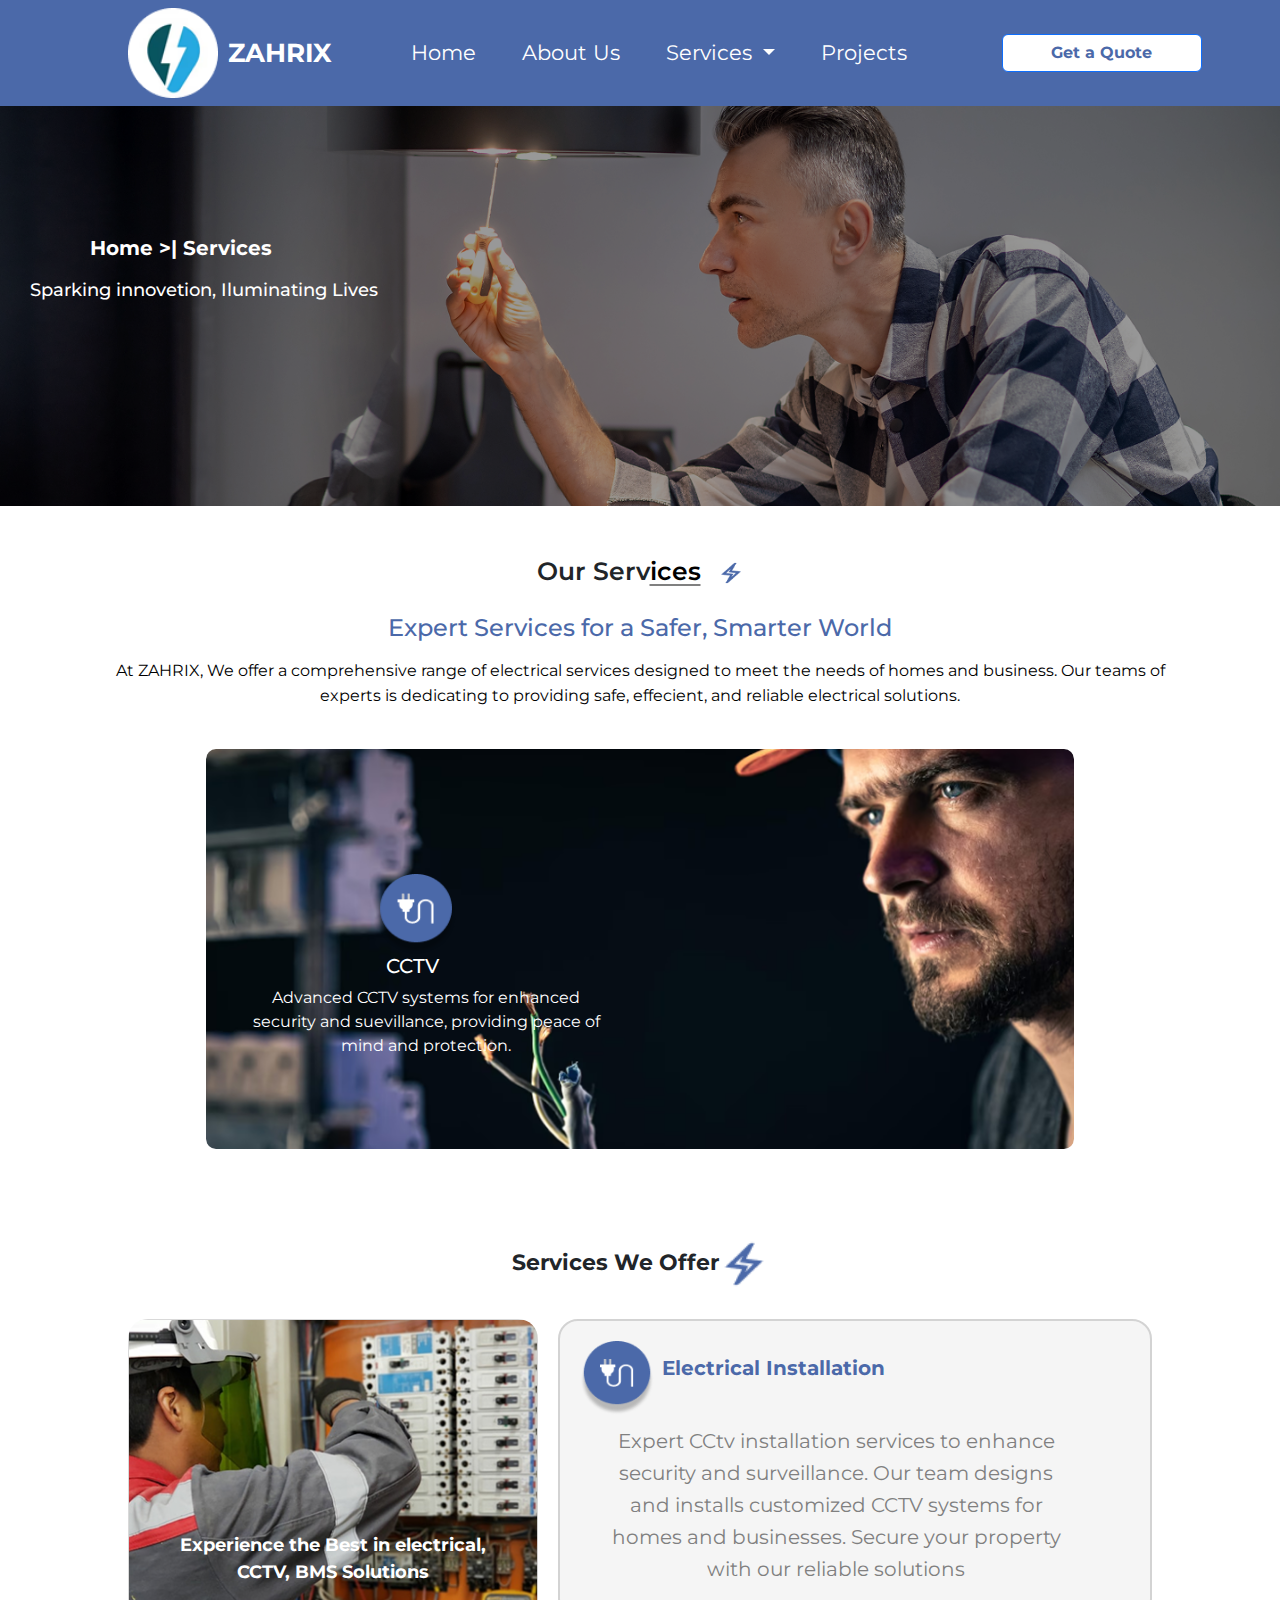
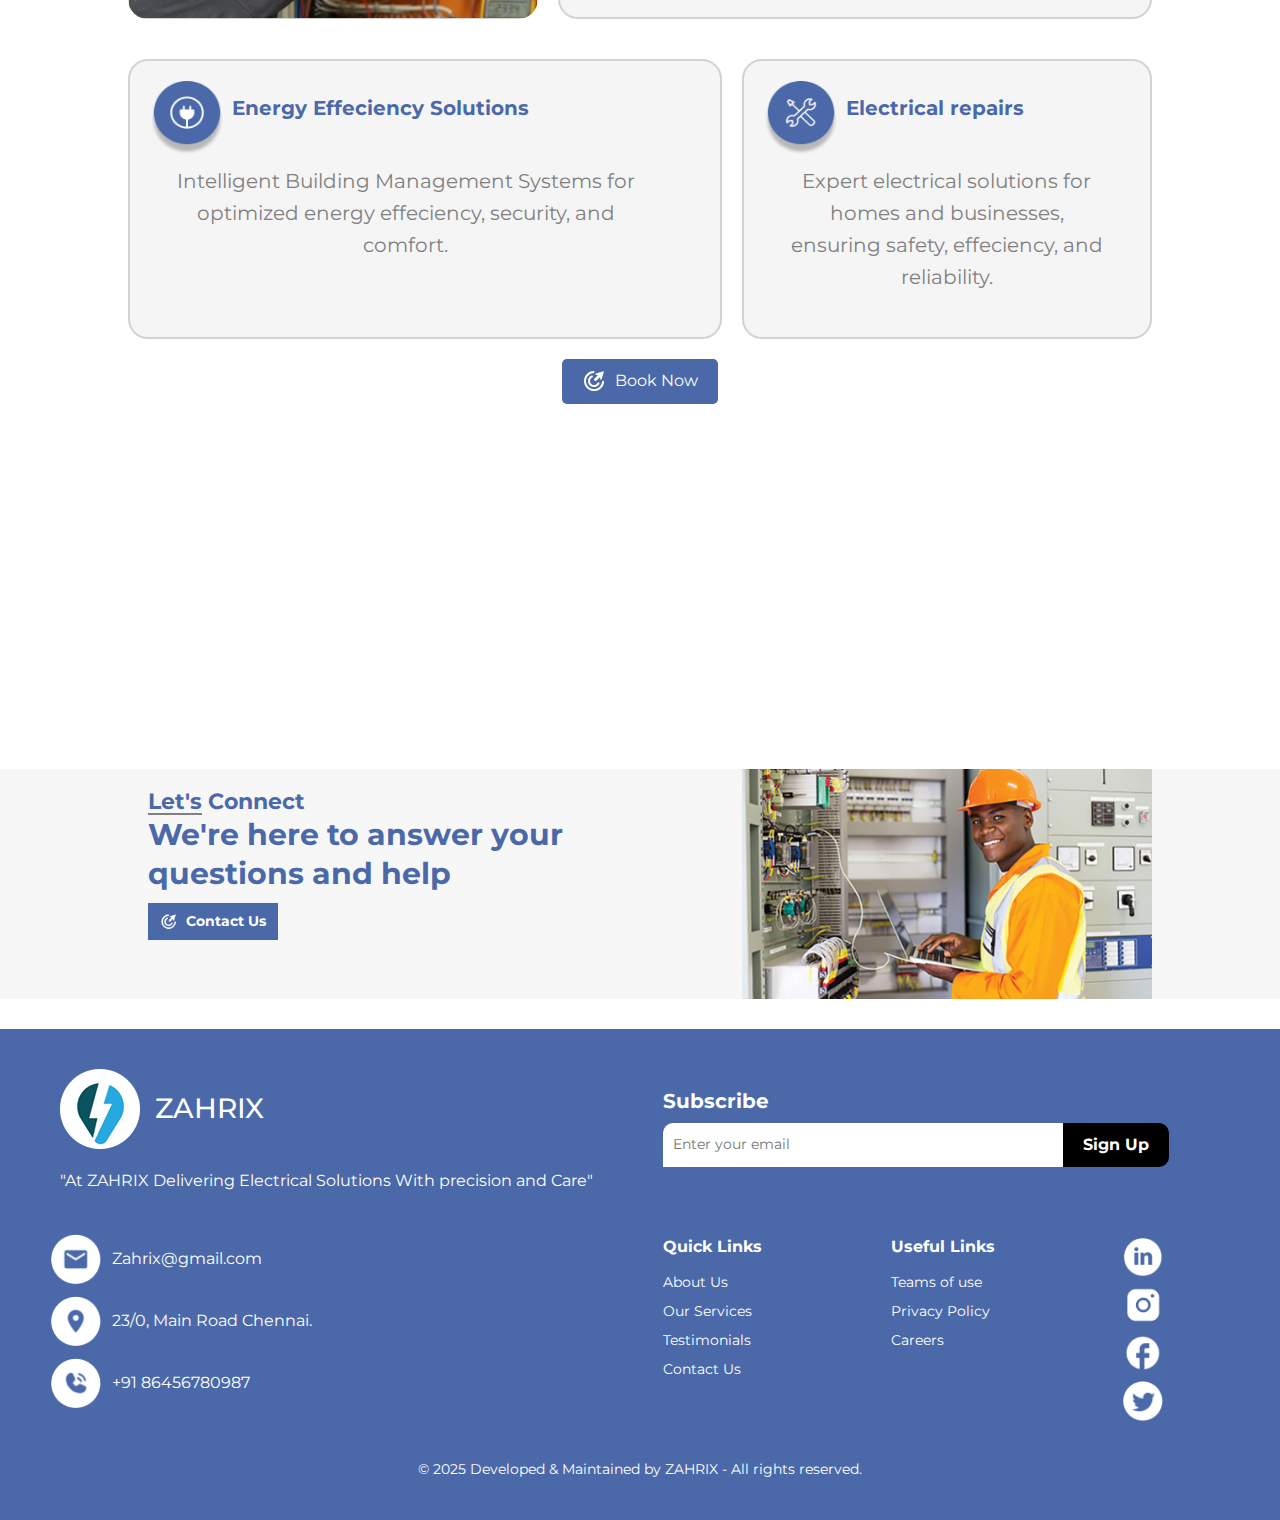
<file: service-electrical.html>
<!DOCTYPE html>
<html lang="en">
<head>
    <meta charset="UTF-8">
    <meta name="viewport" content="width=device-width, initial-scale=1.0">
    <title>Services > Electrical</title>
    <link rel="stylesheet" href="service-electrical.css">
     <!-- Google Font: Montserrat -->
<link href="https://fonts.googleapis.com/css2?family=Montserrat:wght@400;500;600;700&display=swap" rel="stylesheet">

    <!-- Bootstrap JS Bundle (includes Popper) -->
<script src="https://cdn.jsdelivr.net/npm/bootstrap@5.3.3/dist/js/bootstrap.bundle.min.js"></script>
<!-- Bootstrap CSS -->
  <link href="https://cdn.jsdelivr.net/npm/bootstrap@5.3.3/dist/css/bootstrap.min.css" rel="stylesheet">
</head>
<body>
       
<!-- Header -->
<nav class="navbar navbar-expand-lg navbar-custom px-3 py-2">
  <div class="container-fluid d-lg-flex justify-content-between align-items-start align-items-lg-center flex-lg-nowrap">

    <!-- Left: Logo and Brand Name -->
    <div class="d-flex align-items-center brand-section">
      <img src="assets/Screenshot 2025-06-12 135749.png" alt="Brand Logo" class="brand-logo">
      <span class="brand-name">ZAHRIX</span>
    </div>

    <!-- Toggler for mobile -->
    <button class="navbar-toggler ms-auto" type="button" data-bs-toggle="collapse" data-bs-target="#navbarNav"
            aria-controls="navbarNav" aria-expanded="false" aria-label="Toggle navigation">
      <span class="navbar-toggler-icon"></span>
    </button>

    <!-- Navigation + Button -->
    <div  class="collapse navbar-collapse justify-content-center mt-3 mt-lg-0" id="navbarNav">
      <ul class="navbar-nav mx-auto text-center">
        <li class="nav-item">
          <a class="nav-link text-white" href="index.html">Home</a>
        </li>
        <li class="nav-item">
          <a class="nav-link text-white" href="aboutus.html">About Us</a>
        </li>
        <li class="nav-item dropdown">
          <a class="nav-link dropdown-toggle text-white" href="#" role="button" data-bs-toggle="dropdown" aria-expanded="false">
            Services
          </a>
          <ul class="dropdown-menu">
            <li><a class="dropdown-item" href="service-electrical.html">Electrical</a></li>
            <li><a class="dropdown-item" href="service-cctv.html">CCTV</a></li>
            <li><a class="dropdown-item" href="service-bms.html">BMS</a></li>
          </ul>
        </li>
        <li class="nav-item">
          <a class="nav-link text-white" href="projects.html">Projects</a>
        </li>
      </ul>
      <!-- Right Side: Get a Quote Button -->
      <a href="contact" style="background-color: white; color: #4B69A9;font-weight: bold;" class="btn btn-primary quote-btn ms-lg-3 mt-3 mt-lg-0">Get a Quote</a>
    </div>
  </div>
</nav>
<!-- ================================================================ -->
 <div class="image-container">
    <div class="overlay"></div>
  <div class="text-content">
    <h4 class="subheading">Home >| Services</h4>
    <h2 class="main-heading">Sparking innovetion, Iluminating Lives</h2>
  </div>
</div>
<!-- ============================================================ -->
 <div class="service-1">
    <div class="top-heading">
      <h2>
        Our Serv<span style="color: black;" class="underline">ices</span>
        <img src="assets/material-symbols_electric-bolt-outline.png" alt="Icon" class="heading-icon" />
      </h2>
    </div>

    <h3 class="main-heading1">Expert Services for a Safer, Smarter World</h3>

    <p class="intro-paragraph">
      At ZAHRIX, We offer a comprehensive range of electrical services designed to meet the needs of homes and business. Our teams of experts is dedicating to providing safe, effecient, and reliable electrical  solutions. 
    </p>

    <div class="image-block">
      <img src="assets/Screenshot 2025-06-12 123446.png" alt="Service Image" class="service-image" />

      <div class="image-overlay-content">
        <img src="assets/Group 534.png" alt="Icon" class="cctv-icon" />
        <h4 class="cctv-heading">CCTV</h4>
        <p class="cctv-paragraph">
          Advanced CCTV systems for enhanced security and  suevillance, providing peace of mind and protection.
        </p>
      </div>
    </div>
  </div>
<!-- ================================================================================ -->
 <section class="container3">
  <section class="services">
    <h2>Services We Offer<img src="assets/material-symbols_electric-bolt-outline.png" class="icon-sm2" /></h2>

    <!-- Service Boxes -->
    <div class="service-boxes">
      <div class="box box1">
        <img src="assets/standard-quality-control-collage-concept.png" class="full-img" />
        <div class="overlay-text">Experience the Best in electrical, CCTV, BMS Solutions</div>
      </div>

      <div class="box box2">
        <div class="title">
          <img src="assets/Group 534.png" class="icon-sm" />
          <span class="boxheading">Electrical Installation</span>
        </div>
        <p class="boxcontent">
          Expert CCtv installation services to enhance security and surveillance. Our team designs and installs customized  CCTV systems for homes and businesses. Secure your property with our reliable solutions
        </p>
      </div>

      <div class="box box3">
        <div class="title">
          <img src="assets/Group 538 j.png" class="icon-sm" />
          <span class="boxheading" >Energy Effeciency Solutions</span>
        </div>
        <p class="boxcontent">
         Intelligent Building Management Systems for optimized energy effeciency, security, and comfort.
        </p>
      </div>

      <div class="box box4">
        <div class="title">
          <img src="assets/Group 608.png" class="icon-sm" />
          <span class="boxheading">Electrical repairs</span>
        </div>
        <p class="boxcontent">
          Expert electrical solutions for homes and businesses, ensuring safety, effeciency, and reliability.
        </p>
      </div>
    </div>
    <div class="view-more">
    <a href="contact.html"><img src="assets/material-symbols_drag-click-rounded.png" class="icon-sm4" />Book Now </a>
  </div>
  </section>
</section>
<!-- ============================================================================ -->
 <section class="service-1-main">
  <div class="service-3">
    <div class="service2-left">
      <h3 class="subheading2">
        <span class="underline">Let's</span> Connect
      </h3>
      <h2 class="main-heading2">We're here to answer your <br>questions and help</h2>
      <a href="contact.html" class="contact-link">
        <img src="assets/material-symbols_drag-click-rounded.png" alt="Icon" class="contact-icon" />
        Contact Us
      </a>
    </div>

    <div class="service2-right">
      <img src="assets/Screenshot 2025-06-12 165006.png" alt="Contact Image" class="right-image" />
    </div>
  </div>
</section>
<!-- ================================================================================== -->
 <footer class="footer">
  <div class="footer-top">
    <!-- Left Section -->
    <div class="footer-left">
      <div class="brand-block">
        <img src="assets/Screenshot 2025-06-12 135749.png" alt="Logo" class="logo" />
        <h2 class="brand-name1">ZAHRIX</h2>
      </div>
      <p class="tagline">"At ZAHRIX Delivering Electrical Solutions With precision and Care"</p>

      <div class="info-row">
        <div class="icon-circle">
          <img src="assets/Group 230.png" alt="Mail" />
        </div>
        <span>Zahrix@gmail.com</span>
      </div>

      <div class="info-row">
        <div class="icon-circle">
          <img src="assets/Group 228.png" alt="Location" />
        </div>
        <span>23/0, Main Road Chennai.</span>
      </div>

      <div class="info-row">
        <div class="icon-circle">
          <img src="assets/Group 231.png" alt="Phone" />
        </div>
        <span>+91 86456780987</span>
      </div>
    </div>

    <!-- Right Section -->
    <div class="footer-right">
      <h3 class="subscribe-heading">Subscribe</h3>
      <div class="subscribe-form">
        <input type="email" placeholder="Enter your email" class="email-input" />
        <button class="subscribe-button">Sign Up</button>
      </div>

      <div class="footer-links">
        <div class="link-section">
          <h4>Quick Links</h4>
          <a href="#">About Us</a>
          <a href="#">Our Services</a>
          <a href="#">Testimonials</a>
          <a href="#">Contact Us</a>
        </div>

        <div class="link-section">
          <h4>Useful Links</h4>
          <a href="#">Teams of use</a>
          <a href="#">Privacy Policy</a>
          <a href="#">Careers</a>
        </div>

        <div class="link-section social">
          
          <a href="#"><img src="assets/entypo-social_linkedin-with-circle.png" alt="LinkedIn" /></a>
          <a href="#"><img src="assets/ph_instagram-logo-fill.png" alt="Instagram" /></a>
          <a href="#"><img src="assets/ic_outline-facebook.png" alt="Facebook" /></a>
          <a href="#"><img src="assets/formkit_twitter.png" alt="Twitter" /></a>
        </div>
      </div>
    </div>
  </div>

  <div class="footer-bottom">
    &copy; 2025 Developed & Maintained by ZAHRIX - All rights reserved.
  </div>
</footer>

</body>
</html>
</file>
<file: aboutus.css>
*{
    padding: 0;
    margin: 0;
  
    font-family: 'Montserrat', sans-serif;
}
/* Brand Logo */
    .brand-logo {
      height: 90px;
      width: 90px;
      object-fit: contain;
      margin-left: 100px;
    }

    /* Brand Name */
    .brand-name {
      color: white;
      font-size: 1.6rem;
      font-weight: bold;
      margin-left: 10px;
    }

    /* Header background */
    .navbar-custom {
      background-color: #4B69A9;
    }
#navbarNav{
    font-size: 1.3rem;
    
}

.navbar-nav{
    gap: 30px;
}
    /* Quote Button */
    .quote-btn {
      width: 200px;
      margin-right: 50px;
     
      
      
    }

    /* Dropdown items */
    .dropdown-menu .dropdown-item {
      color: #4B69A9;
      
    }

    @media (max-width: 991.98px) {
      .brand-section {
        flex-direction: column;
        align-items: flex-start !important;
        gap: 10px;
      }
     .brand-name{
        margin-left: 100px;
     }
      .quote-btn {
        margin-left: 0;
        margin-top: 10px;
      }

      .navbar-collapse {
        background-color: #000;
        padding: 10px;
      }

      .navbar-nav .nav-link {
        padding: 10px;
      }
    }

/* ================================================================= */
.container1 {
  width: 100%;
  height: 500px;
  position: relative;
  overflow: hidden;
 
  color: white;
}

/* Full-sized image inside the container */
.full-image {
  width: 100%;
  height: 100%;
  object-fit: cover;
  display: block;
}

/* Overlay text block */
.text-overlay {
  position: absolute;
  top: 20px;
  left: 40px;
}

/* Breadcrumb heading */
.breadcrumb {
    margin-top: 150px;
  font-size: 25px;
  font-weight: bold;
  margin-left: 50px;
}

.breadcrumb .arrow {
  font-size: 20px;
  margin: 0 4px;
  letter-spacing: -2px;
}

/* Subheading */
.subheading1 {
  font-size: 18px;
  margin-top: 10px;
}
/* Tablet (width ≤ 1024px) */
@media (max-width: 1024px) {
  .container1 {
    height: 400px;
  }

  .breadcrumb {
    margin-top: 100px;
    font-size: 20px;
    margin-left: 30px;
  }

  .subheading1 {
    font-size: 16px;
  }

  .text-overlay {
    top: 15px;
    left: 30px;
  }
}

/* Mobile (width ≤ 767px) */
@media (max-width: 767px) {
  .container1 {
    height: 300px;
  }

  .breadcrumb {
    margin-top: 80px;
    font-size: 18px;
    margin-left: 20px;
  }

  .subheading1 {
    font-size: 14px;
  }

  .text-overlay {
    top: 10px;
    left: 20px;
  }
}

/* ======================================================== */
/* container 2 */
.container2 {
  display: flex;
  width: 100%;
  height: auto;
  background-color: #F5F5F5;
}

/* LEFT SECTION */
.container2-left {
  width: 50%;
  height: 100vh;
  position: relative;
  overflow: hidden;
}

/* Base Layer Image */
.base-image1 {
  position: absolute;
  width: 80%;
  height: 60%;
  object-fit: cover;
  top: 40%;
  left: 40%;
  z-index: 1;
}

/* Second Image */
.image-layer1 {
  position: absolute;
  width: 250px;
  height: 300px;
  top: 70%;
  left: 15%;
  transform: translateY(-50%);
  z-index: 2;
}

/* Third Image Overlap */
.image-layer2 {
  position: absolute;
  width: 350px;
  height: 450px;
  top: 40%;
  left: 30%;
  transform: translateY(-50%);
  z-index: 3;
}
/* Experience Text Wrapper */
.experience-text {
  position: absolute;
 bottom: 72%;
  left: 16%;
  display: flex;
  align-items: center;
  z-index: 4;
  color: #4B69A9;
}

/* The Big Number */
.experience-text h1 {
  font-size: 3rem;
  margin-right: 0px;
}

/* Rotated Text Block */
.rotated-text {
  margin-top: 140px;
  transform: rotate(90deg);
  transform-origin: left top;
  display: flex;
  flex-direction: column;
  align-items: flex-start;
}

.rotated-text p {
  font-size: 1.1rem;
  line-height: 1.4;
  margin-bottom: 6px;
  margin-top: 0px;
  color: black;
}

/* Top Right Icon */
.icon-top {
  position: absolute;
  top: 80px;
  right: 100px;
  width: 60px;
  height: 60px;
  z-index: 5;
}

/* Bottom Icon */
.icon-bottom {
  position: absolute;
  bottom: 130px;
  right: 250px;
  width: 60px;
  height: 60px;
  z-index: 5;
}

/* RIGHT SECTION */
.container2-right {
  width: 50%;
  padding: 60px 40px;
background-color: #F5F5F5;
  display: flex;
  flex-direction: column;
  justify-content: flex-start;
}

.about-header {
  display: flex;
  align-items: center;
  position: relative;
}

.about-header h2 {
  font-size: 1.5rem;
  color: black;
  margin-right: 20px;
}

.underline {
  width: 80px;
  height: 4px;
  background-color:grey;
  position: absolute;
  bottom:5px;
  left: 0;
}

.about-icon {
  width: 40px;
  height: 40px;
  
}

.welcome-text {
  font-size: 1.2rem;
  color: black;
  margin-top: 40px;
  margin-bottom: 20px;
}

.main-heading {
  font-size: 1.8rem;
  color: #4B69A9;
  margin-bottom: 20px;
}

.about-paragraph {
  font-size: 1rem;
  font-weight: 500;
  color: black;
  margin-bottom: 30px;
  line-height: 1.6;
  max-width: 600px;
}

.cta-row {
  display: flex;
  justify-content: space-between;
  align-items: center;
  margin-top: 10px;
  flex-wrap: wrap; /* Wrap on smaller screens */
  gap: 20px;
}

/* Learn More Button */
.learn-more-link {
  display: inline-flex;
  align-items: center;
  background-color: #4B69A9;
  color: white;
  text-decoration: none;
  padding: 12px 30px;
  width: 200px;
  border-radius: 4px;
  font-weight: 500;
}

.learn-more-link .link-icon {
  width: 25px;
  height: 25px;
  margin-right: 10px;
}

/* Right Side Callout */
.team-callout-group {
  display: flex;
  flex-direction: column;
  align-items: flex-end;
  text-align: right;
}

.team-callout {
  margin-top: 30px;
  font-size: 1.3rem;
  font-weight: bold;
  margin-bottom: 8px;
}

.team-image {
  width: 200px;
  height: 50px;
  object-fit: fill;
  margin-right: 10px;
}

@media (max-width: 768px) {
  .container2 {
    flex-direction: column;
  }

  .container2-left,
  .container2-right {
    width: 100%;
    height: auto;
    padding: 20px;
  }

  .base-image1 {
    width: 100%;
    height: 200px;
    position: relative;
    top: 0;
    left: 0;
    object-fit: cover;
  }

  .image-layer1 {
    width: 160px;
    height: 200px;
    top: 30%;
    left: 5%;
    transform: none;
  }

  .image-layer2 {
    width: 220px;
    height: 270px;
    top: 45%;
    left: 35%;
    transform: none;
  }

  .experience-text {
    position: relative;
    flex-direction: row;
    align-items: flex-start;
    left: 0;
    bottom: auto;
    margin-top: 0px;
  }

  .experience-text h1 {
    font-size: 2.2rem;
    margin-right: 10px;
  }

  .rotated-text {
    transform: rotate(0deg);
    margin-top: 0;
    transform-origin: unset;
  }

  .rotated-text p {
    font-size: 1rem;
  }

  .icon-top,
  .icon-bottom {
    position: relative;
    width: 35px;
    height: 35px;
    top: 0;
    right: 0;
    margin: 10px 0;
  }

  .about-header {
    flex-direction: column;
    align-items: flex-start;
  }

  .about-header h2 {
    font-size: 1.2rem;
  }

  .underline {
    position: relative;
    width: 60px;
    height: 3px;
    margin-top: 5px;
  }

  .about-icon {
    width: 35px;
    height: 35px;
    margin-top: 10px;
  }

  .main-heading {
    font-size: 1.4rem;
  }

  .about-paragraph {
    font-size: 0.95rem;
  }

  .cta-row {
    flex-direction: column;
    align-items: flex-start;
    gap: 20px;
  }

  .learn-more-link {
    width: 100%;
    max-width: 220px;
    justify-content: center;
  }

  .team-callout-group {
    align-items: flex-start;
    text-align: left;
  }

  .team-image {
    width: 100%;
    max-width: 220px;
    height: auto;
  }
}
@media (max-width: 1024px) and (min-width: 769px) {
  .container2 {
    flex-direction: column;
  }

  .container2-left,
  .container2-right {
    width: 100%;
    height: auto;
    padding: 30px;
  }

  .base-image1 {
    width: 100%;
    height: 250px;
    top: 0;
    left: 0;
    position: relative;
    object-fit: cover;
  }

  .image-layer1 {
    width: 180px;
    height: 220px;
    top: 35%;
    left: 10%;
    transform: none;
  }

  .image-layer2 {
    width: 260px;
    height: 330px;
    top: 50%;
    left: 35%;
    transform: none;
  }

  .experience-text {
    
    position: relative;
    left: 0;
   bottom: auto;
    margin-top: 30px;
    flex-direction: row;
    align-items: flex-start;
  }

  .experience-text h1 {
    font-size: 2.6rem;
    margin-right: 12px;
    
  }

  .rotated-text {
    transform: rotate(0deg);
    margin-top: 0;
    transform-origin: unset;
  }

  .icon-top,
  .icon-bottom {
    position: relative;
    width: 45px;
    height: 45px;
    top: 0;
    right: 0;
    margin: 10px 0;
  }

  .about-header {
    flex-direction: column;
    align-items: flex-start;
  }

  .about-header h2 {
    font-size: 1.4rem;
  }

  .underline {
    width: 70px;
    height: 3px;
    margin-top: 5px;
  }

  .about-icon {
    width: 40px;
    height: 40px;
    margin-top: 10px;
  }

  .main-heading {
    font-size: 1.6rem;
  }

  .about-paragraph {
    font-size: 1rem;
  }

  .cta-row {
    flex-direction: column;
    align-items: flex-start;
    gap: 20px;
  }

  .learn-more-link {
    width: 100%;
    max-width: 230px;
  }

  .team-callout-group {
    align-items: flex-start;
    text-align: left;
  }

  .team-image {
    width: 100%;
    max-width: 240px;
    height: auto;
  }
}

/* ========================================================================= */
.container2-1 {
  display: flex;
  width: 100%;
  height: auto;
  padding: 40px;
  gap: 40px;
  background-color: #F5F5F5;
}

.left-side{
    width: 50%;
    margin-left: 50px;
}
.right-side {
  width: 50%;
}

.subheading-wrapper {
  display: flex;
  align-items: center;
  gap: 10px;
  margin-bottom: 15px;
}

.icon {
  width: 34px;
  height: 34px;
}

.subheading2 {
  font-size: 20px;
  color: #333;
}

.main-heading2 {
  font-size: 28px;
  color:#4B69A9;
  margin-bottom: 20px;
}

.paragraph2 {
  font-size: 18px;
  color:black;
  line-height: 1.6;
  width: 90%;
}
.image-stack {
  position: relative;
  width: 100%;
  height: 400px;
  
  margin-right: 200px;
}

/* Base image – larger and layered above */
.base-image {
  position: absolute;
  width: 300px;
  height: 300px;
  object-fit: cover;
  top: 20%;
 left:20%; /* adjust this value to move more left/right */
  z-index: 4;
  overflow: visible;
}

/* Top image – smaller and behind */
.top-image {
    overflow: visible;
  position: absolute;
  width: 200px;
  height: 200px;
  object-fit: cover;
  top: 50%;        /* change as needed */
  left: 20%;       /* change as needed */
  z-index: 1;
  box-shadow: 0 4px 10px rgba(0, 0, 0, 0.2);
}
/* Tablet View: 768px and below */
@media (max-width: 768px) {
  .container2-1 {
    flex-direction: column;
    padding: 30px 20px;
    gap: 30px;
  }

  .left-side,
  .right-side {
    width: 100%;
    margin-left: 0;
  }

  .main-heading2 {
    font-size: 24px;
  }

  .paragraph2 {
    font-size: 16px;
    width: 100%;
  }

  .image-stack {
    height: 350px;
    margin-right: 0;
  }

  .base-image {
    width: 250px;
    height: 250px;
    top: 15%;
    left: 25%;
  }

  .top-image {
    width: 150px;
    height: 150px;
    top: 55%;
    left: 25%;
  }
}

/* Mobile View: 480px and below */
@media (max-width: 480px) {
  .container2-1 {
    flex-direction: column;
    padding: 20px 15px;
    gap: 20px;
  }

  .main-heading2 {
    font-size: 20px;
  }

  .subheading2 {
    font-size: 18px;
  }

  .paragraph2 {
    font-size: 15px;
  }

  .icon {
    width: 28px;
    height: 28px;
  }

  .image-stack {
    height: 300px;
  }

  .base-image {
    width: 200px;
    height: 200px;
    top: 10%;
    left: 20%;
  }

  .top-image {
    width: 100px;
    height: 100px;
    top: 60%;
    left: 20%;
  }
}

/* ======================================================= */
.container-two-two {
  display: flex;
  width: 100%;
  height: 650px;
  gap: 40px;
  background-color: #F5F5F5;
}

/* Left Side */
.side-left-two-two {
  width: 40%;
  position: relative;
}

.image-stack-two-two {
  position: relative;
  width: 350px;
  height: 450px;
  margin: 0 auto;
  
}

.main-visual-two-two {
    border-radius: 15px;
  position: absolute;
  width: 350px;
  height: 450px;
  object-fit: cover;
  top: 0;
  left: 0;
  z-index: 2;
}

.shadow-box-two-two {
  position: absolute;
  width: 300px;
  height: 120px;
  background-color:#4B69A9;
  bottom: -30px;
  right: -30px;
  z-index: 0;
  border-radius: 10px;
}

/* Right Side */
.side-right-two-two {
  width: 60%;
  display: flex;
  flex-direction: column;
  justify-content: flex-start;
}

.approach-header-two-two {
  display: flex;
  align-items: center;
  gap: 10px;
  margin-bottom: 10px;
}

.approach-icon-two-two {
  width: 44px;
  height: 44px;
}

.approach-title-two-two {
  font-size: 18px;
  color:black;
  letter-spacing: 1px;
  font-weight: bold;
}

.approach-heading-two-two {
  font-size: 28px;
  color:#4B69A9;
  margin-bottom: 30px;
}

.info-box-group-two-two {
  display: flex;
  flex-direction: column;
  gap: 30px;
}

.info-box-two-two {
  width: 80%;
  height: 200px;
  background-color: #ffffff;
  box-shadow: 0 10px 15px -5px rgba(0, 0, 0, 0.8);

  padding: 20px;
  border-radius: 12px;
}

.info-header-two-two {
  display: flex;
  align-items: center;
  gap: 10px;
  margin-bottom: 15px;
  
}

.info-icon-two-two {
  width: 72px;
  height: 72px;
 
}

.info-title-two-two {
  font-size: 20px;
  color: black;
   font-weight: bold;
}

.info-paragraph-two-two {
  font-size: 15px;
  color:#4B69A9;
  line-height: 1.5;
  font-weight: bold;
}

/* Tablet View (≤768px) */
@media (max-width: 768px) {
  .container-two-two {
    flex-direction: column;
    gap: 30px;
    padding: 30px 20px;
  }

  .side-left-two-two,
  .side-right-two-two {
    width: 100%;
  }

  .image-stack-two-two {
    width: 280px;
    height: 380px;
  }

  .main-visual-two-two {
    width: 280px;
    height: 380px;
  }

  .shadow-box-two-two {
    width: 220px;
    height: 100px;
    bottom: -20px;
    right: -20px;
  }

  .approach-title-two-two {
    font-size: 16px;
  }

  .approach-heading-two-two {
    font-size: 24px;
  }

  .info-box-two-two {
    width: 100%;
    height: auto;
    padding: 18px;
  }

  .info-icon-two-two {
    width: 60px;
    height: 60px;
  }

  .info-title-two-two {
    font-size: 18px;
  }

  .info-paragraph-two-two {
    font-size: 14px;
  }
}

/* Mobile View (≤480px) */
@media (max-width: 480px) {
  .container-two-two {
    flex-direction: column;
    gap: 20px;
    padding: 20px 15px;
  }

  .image-stack-two-two {
    width: 220px;
    height: 320px;
  }

  .main-visual-two-two {
    width: 220px;
    height: 320px;
  }

  .shadow-box-two-two {
    width: 180px;
    height: 80px;
    bottom: -15px;
    right: -15px;
  }

  .approach-icon-two-two {
    width: 36px;
    height: 36px;
  }

  .approach-title-two-two {
    font-size: 15px;
  }

  .approach-heading-two-two {
    font-size: 20px;
  }

  .info-box-two-two {
    width: 100%;
    height: auto;
    padding: 15px;
  }

  .info-icon-two-two {
    width: 50px;
    height: 50px;
  }

  .info-title-two-two {
    font-size: 16px;
  }

  .info-paragraph-two-two {
    font-size: 13px;
  }
}
/* ========================================================================== */

.container3 {
  width: 100%;
    display: flex;
  background-color: #f9f9f9;
 
}

.section {
  flex: 1;
  display: flex;
  flex-direction: column;
  align-items: center;
  justify-content: center;
  position: relative;
}

.section:not(:last-child)::after {
  content: "";
  position: absolute;
  right: 0;
  top: 25%;
  height: 50%;
  width: 1px;
  background-color: black;
}

.number {
  font-size: 48px;
  font-weight: bold;
  color:#4B69A9;
}

.label {
  font-size: 16px;
  color:#4B69A9;
  font-weight: bold;
  margin-top: 5px;
}

/* Tablet Devices (768px - 1024px) */
@media (max-width: 1024px) {
  .container3{
    margin-top: 400px;
  }
  .number {
    font-size: 36px;
  }

  .label {
    font-size: 14px;
  }
}

/* Mobile Devices (< 768px) */
@media (max-width: 767px) {
  .container3 {
    flex-direction: column;
    height: auto;
    margin-top: 300px;
  }

  .section {
    flex: none;
    border-bottom: 1px solid #ccc;
  }

  .section:not(:last-child)::after {
    content: none;
  }

  .number {
    font-size: 32px;
  }

  .label {
    font-size: 14px;
  }
}
/* ========================================================================= */

/* ============================================================ */
/* footer */
footer.footer {
  background-color: #4B69A9;
  color: white;
  padding: 40px 60px;
  
}

.footer-top {
  display: flex;
  flex-wrap: wrap;
  justify-content: space-between;
}

.footer-left,
.footer-right {
  width: 48%;
}

.brand-block {
  display: flex;
  align-items: center;
  gap: 15px;
}

.logo {
  width: 80px;
  height: 80px;
}

.brand-name1 {
  font-size: 28px;
  margin: 0;
}

.tagline {
  margin: 20px 0 50px;
  font-size: 16px;
}

.info-row {
  display: flex;
  align-items: center;
  margin-bottom: 30px;
  gap: 20px;
}

.icon-circle {
  
 
  border-radius: 50%;
  display: flex;
  align-items: center;
  justify-content: center;
  width: 32px;
  height: 32px;
}

.icon-circle img {
  width: 50px;
  height: 50px;
}

.subscribe-heading {
  font-size: 20px;
  font-weight: bold;
  margin-bottom: 10px;
  margin-top: 20px;
}

.subscribe-form {
  display: flex;
  gap: 0;
  margin-bottom: 20px;
}

.email-input {
  width: 400px;
  padding: 10px;
  border: none;
  outline: none;
  font-size: 14px;
  border-radius: 10px 0 0 0;
}

.subscribe-button {
  padding: 10px 20px;
  background-color: black;
  border: none;
  color: white;
  cursor: pointer;
  font-weight: bold;
  border-radius: 0  10px 10px 0;
}

.footer-links {
  display: flex;
  justify-content: space-between;
  gap: 20px;
  flex-wrap: wrap;
  margin-top: 70px;
  width: 500px;
}

.link-section {
  display: flex;
  flex-direction: column;
  gap: 8px;
}

.link-section h4 {
  margin-bottom: 8px;
  font-size: 16px;
  font-weight: bold;
}

.link-section a {
  text-decoration: none;
  color: white;
  font-size: 14px;
}

.link-section.social img {
  width: 40px;
  height: 40px;
}

.footer-bottom {
  text-align: center;
  font-size: 14px;
  margin-top: 30px;
}
@media (max-width: 1024px) {
  .footer-top {
    flex-direction: column;
  }

  .footer-left,
  .footer-right {
    width: 100%;
    margin-bottom: 40px;
  }

  .email-input {
    width: 100%;
  }

  .footer-links {
    width: 100%;
    justify-content: flex-start;
    gap: 40px;
  }

  .link-section {
    width: 30%;
  }
}
@media (max-width: 767px) {
  footer.footer {
    padding: 30px 20px;
  }

  .brand-block {
    flex-direction: column;
    align-items: flex-start;
    gap: 10px;
  }

  .tagline {
    margin: 10px 0 30px;
    font-size: 14px;
  }

  .info-row {
    gap: 10px;
    margin-bottom: 20px;
    flex-direction: row;
    align-items: flex-start;
  }

  .icon-circle {
    width: 30px;
    height: 30px;
  }

  .icon-circle img {
    width: 30px;
    height: 30px;
  }

  .subscribe-heading {
    font-size: 18px;
  }

  .subscribe-form {
    flex-direction: column;
    gap: 10px;
  }

  .email-input {
    width: 100%;
    border-radius: 10px;
  }

  .subscribe-button {
    border-radius: 10px;
  }

  .footer-links {
    flex-direction: column;
    width: 100%;
    gap: 30px;
  }

  .link-section {
    width: 100%;
  }

  .link-section.social img {
    width: 30px;
    height: 30px;
  }

  .footer-bottom {
    font-size: 12px;
    margin-top: 20px;
  }
}
</file>
<file: index.css>
*{
    padding: 0;
    margin: 0;
    font-family: 'Montserrat', sans-serif;
}
/* Brand Logo */
    .brand-logo {
      height: 90px;
      width: 90px;
      object-fit: contain;
      margin-left: 100px;
    }

    /* Brand Name */
    .brand-name {
      color: white;
      font-size: 1.6rem;
      font-weight: bold;
      margin-left: 10px;
    }

    /* Header background */
    .navbar-custom {
      background-color: #4B69A9;
    }
#navbarNav{
    font-size: 1.3rem;
    
}

.navbar-nav{
    gap: 30px;
}
    /* Quote Button */
    .quote-btn {
      width: 200px;
      margin-right: 50px;
     
      
      
    }

    /* Dropdown items */
    .dropdown-menu .dropdown-item {
      color: #4B69A9;
      
    }

    @media (max-width: 991.98px) {
      .brand-section {
        flex-direction: column;
        align-items: flex-start !important;
        gap: 10px;
      }
     .brand-name{
        margin-left: 100px;
     }
      .quote-btn {
        margin-left: 0;
        margin-top: 10px;
      }

      .navbar-collapse {
        background-color: #000;
        padding: 10px;
      }

      .navbar-nav .nav-link {
        padding: 10px;
      }
    }
/* ========================================================================= */
.container1 {
      display: flex;
      width: 100%;
      height: 100vh;
    }

    .left-section,
    .right-section {
      width: 50%;
      height: 100%;
      position: relative;
    }

    /* LEFT SECTION */
    .left-section {
      padding: 50px;
      display: flex;
      flex-direction: column;
      justify-content: start;
    }

    .left-section h1 {
      font-size: 2rem;
      color: black;
      margin-bottom: 40px;
    }

    .left-section h2 {
      font-size: 1.4rem;
      margin-bottom: 40px;
      color: #4B69A9;
    }

    .left-section p {
      font-size:15px;
      font-weight: 500;
      margin-bottom: 40px;
    }

    .left-section p span {
      color:#4B69A9;
      font-weight: bold;
    }

    .discover-link {
      display: inline-block;
      background-color: #4B69A9;
      color: white;
      text-decoration: none;
      padding: 10px 10px;
      width: 200px;
      text-align: center;
      margin-bottom: 40px;
      border-radius: 7px;
    }

    .stats-boxes {
      display: flex;
      gap: 20px;
    }

    .stat-box {
      width: 220px;
      height: 120px;
      background-color: #F5F5F5;
      display: flex;
      flex-direction: column;
      justify-content: center;
      align-items: center;
      text-align: center;
      box-shadow:0px 4px 0px 0px rgba(0,0,0,0.2);
      border-radius: 10px;
      border: 2px solid #F5F5F5;
    }

    .stat-box h3 {
      font-size: 2rem;
      color: #4B69A9;
    }

    .stat-box span {
      font-size: 1.1rem;
      color: #4B69A9;
    }

    /* RIGHT SECTION */
    .right-section {
      position: relative;
      overflow: hidden;
    }

    .base-image {
      position: absolute;
      width: 60%;
      height: 60%;
      left: 40%;
      object-fit: cover;
      z-index: 1;
    }

    .blue-circle {
      position: absolute;
      width: 420px;
      height: 420px;
      border-radius: 50%;
      background-color:#4B69A9;
      top: 50%;
      left: 50%;
      transform: translate(-50%, -50%);
      z-index: 2;
    }

    .likes-icon {
      position: absolute;
      width: 30px;
      height: 30px;
      z-index: 4;
    }

    .likes-icon.one {
      top: 25%;
      left: 20%;
    }

    .likes-icon.two {
      top: 35%;
      left: 14%;
    }

    .foreground-image {
      position: absolute;
      width: 90%;
      height: 90%;
      object-fit: cover;
      left:5%;
      top: 4%;
      z-index: 3;
    }

    .circle-icon {
      position: absolute;
      width: 70px;
      height: 70px;
      border-radius: 50%;
      left: 6%;
      top: 55%;
      
     
      z-index: 5;
    }

    .rectangle-box {
      border: 1px solid lightgrey;
      border-radius: 15px;
      position: absolute;
      width: 220px;
      height: 70px;
      background-color: white;
      display: flex;
      align-items: center;
      justify-content: space-between;
      padding: 0 10px;
      right: 5%;
      top: 22%;
      z-index: 5;
      box-shadow: 0 4px 10px rgba(0,0,0,0.2);
    }

    .rectangle-box img.icon-left {
      width: 35px;
      height: 35px;
      background-color: #4B69A9;
    }

    .rectangle-box .text {
      font-size: 0.7rem;
      text-align: center;
      flex: 1;
      padding: 0 10px;
    }

    .rectangle-box img.icon-right {
      width: 40px;
      height: 40px;
      position: absolute;
      left: 80%;
    top: 40%;
    }

    @media (max-width: 767px) {
  .container1 {
    flex-direction: column;
    height: auto;
  }

  .left-section,
  .right-section {
    width: 100%;
    height: auto;
    padding: 25px 15px;
  }

  .left-section h1,
  .left-section h2,
  .left-section p {
    text-align: center;
  }

  .left-section h1 {
    font-size: 1.4rem;
    margin-bottom: 20px;
  }

  .left-section h2 {
    font-size: 1.1rem;
    margin-bottom: 20px;
  }

  .left-section p {
    font-size: 13px;
    margin-bottom: 20px;
  }

  .discover-link {
    margin: 0 auto 25px auto;
  }

  .stats-boxes {
    flex-direction: column;
    align-items: center;
    gap: 15px;
  }

  .stat-box {
    width: 100%;
    max-width: 280px;
    padding: 20px;
  }

  .right-section {
    height: 500px;
  }

  .base-image {
    width: 100%;
    height: 100%;
    left: 0;
    top: 0;
    object-fit: cover;
    position: absolute;
    z-index: 1;
  }

  .blue-circle {
    width: 250px;
    height: 250px;
    top: 50%;
    left: 50%;
    transform: translate(-50%, -50%);
    z-index: 2;
  }

  .foreground-image {
    width: 90%;
    left: 50%;
    top: 10%;
    transform: translateX(-50%);
    z-index: 3;
  }

  .likes-icon {
    width: 22px;
    height: 22px;
  }

  .likes-icon.one {
    top: 30%;
    left: 15%;
  }

  .likes-icon.two {
    top: 40%;
    left: 10%;
  }

  .circle-icon {
    width: 50px;
    height: 50px;
    top: 72%;
    left: 8%;
  }

  .rectangle-box {
    width: 90%;
    bottom: 20px;
    top: auto;
    left: 50%;
    transform: translateX(-50%);
    flex-direction: row;
    gap: 10px;
    padding: 10px;
  }

  .rectangle-box img.icon-left {
    width: 25px;
    height: 25px;
  }

  .rectangle-box .text {
    font-size: 0.75rem;
    padding: 0 8px;
  }

  .rectangle-box img.icon-right {
    width: 28px;
    height: 28px;
    position: relative;
    left: auto;
    top: auto;
  }
}
@media (min-width: 768px) and (max-width: 1024px) {
  .container1 {
    flex-direction: column;
    height: auto;
  }

  .left-section,
  .right-section {
    width: 100%;
    height: auto;
    padding: 40px 30px;
  }

  .left-section h1,
  .left-section h2,
  .left-section p {
    text-align: center;
  }

  .left-section h1 {
    font-size: 1.6rem;
    margin-bottom: 30px;
  }

  .left-section h2 {
    font-size: 1.25rem;
    margin-bottom: 25px;
  }

  .left-section p {
    font-size: 14px;
    margin-bottom: 25px;
  }

  .discover-link {
    margin: 0 auto 30px auto;
  }

  .stats-boxes {
    flex-direction: column;
    align-items: center;
    gap: 20px;
  }

  .stat-box {
    width: 100%;
    max-width: 320px;
    padding: 25px;
  }

  .right-section {
    height: 600px;
  }

  .base-image {
    width: 100%;
    height: 100%;
    left: 0;
    top: 0;
    object-fit: cover;
    position: absolute;
    z-index: 1;
  }

  .blue-circle {
    width: 320px;
    height: 320px;
    top: 50%;
    left: 50%;
    transform: translate(-50%, -50%);
    z-index: 2;
  }

  .foreground-image {
    width: 85%;
    left: 50%;
    top: 10%;
    transform: translateX(-50%);
    z-index: 3;
  }

  .likes-icon {
    width: 26px;
    height: 26px;
  }

  .likes-icon.one {
    top: 28%;
    left: 20%;
  }

  .likes-icon.two {
    top: 38%;
    left: 12%;
  }

  .circle-icon {
    width: 60px;
    height: 60px;
    top: 75%;
    left: 10%;
  }

  .rectangle-box {
    width: 250px;
    top: auto;
    bottom: 30px;
    left: 50%;
    transform: translateX(-50%);
    padding: 12px;
    z-index: 5;
  }

  .rectangle-box img.icon-left {
    width: 30px;
    height: 30px;
  }

  .rectangle-box .text {
    font-size: 0.8rem;
  }

  .rectangle-box img.icon-right {
    width: 30px;
    height: 30px;
    position: relative;
    left: auto;
    top: auto;
  }
}
/* ============================================================================== */
/* container 2 */
.container2 {
  display: flex;
  width: 100%;
  height: auto;
  background-color: #F5F5F5;
}

/* LEFT SECTION */
.container2-left {
  width: 50%;
  height: 100vh;
  position: relative;
  overflow: hidden;
}

/* Base Layer Image */
.base-image1 {
  position: absolute;
  width: 80%;
  height: 60%;
  object-fit: cover;
  top: 40%;
  left: 40%;
  z-index: 1;
}

/* Second Image */
.image-layer1 {
  position: absolute;
  width: 250px;
  height: 300px;
  top: 70%;
  left: 15%;
  transform: translateY(-50%);
  z-index: 2;
}

/* Third Image Overlap */
.image-layer2 {
  position: absolute;
  width: 350px;
  height: 450px;
  top: 40%;
  left: 30%;
  transform: translateY(-50%);
  z-index: 3;
}
/* Experience Text Wrapper */
.experience-text {
  position: absolute;
 bottom: 72%;
  left: 16%;
  display: flex;
  align-items: center;
  z-index: 4;
  color: #4B69A9;
}

/* The Big Number */
.experience-text h1 {
  font-size: 3rem;
  margin-right: 0px;
}

/* Rotated Text Block */
.rotated-text {
  margin-top: 140px;
  transform: rotate(90deg);
  transform-origin: left top;
  display: flex;
  flex-direction: column;
  align-items: flex-start;
}

.rotated-text p {
  font-size: 1.1rem;
  line-height: 1.4;
  margin-bottom: 6px;
  margin-top: 0px;
  color: black;
}

/* Top Right Icon */
.icon-top {
  position: absolute;
  top: 80px;
  right: 100px;
  width: 60px;
  height: 60px;
  z-index: 5;
}

/* Bottom Icon */
.icon-bottom {
  position: absolute;
  bottom: 130px;
  right: 250px;
  width: 60px;
  height: 60px;
  z-index: 5;
}

/* RIGHT SECTION */
.container2-right {
  width: 50%;
  padding: 60px 40px;
background-color: #F5F5F5;
  display: flex;
  flex-direction: column;
  justify-content: flex-start;
}

.about-header {
  display: flex;
  align-items: center;
  position: relative;
}

.about-header h2 {
  font-size: 1.5rem;
  color: black;
  margin-right: 20px;
}

.underline {
  width: 80px;
  height: 4px;
  background-color:grey;
  position: absolute;
  bottom:5px;
  left: 0;
}

.about-icon {
  width: 40px;
  height: 40px;
  
}

.welcome-text {
  font-size: 1.2rem;
  color: black;
  margin-top: 40px;
  margin-bottom: 20px;
}

.main-heading {
  font-size: 1.8rem;
  color: #4B69A9;
  margin-bottom: 20px;
}

.about-paragraph {
  font-size: 1rem;
  font-weight: 500;
  color: black;
  margin-bottom: 30px;
  line-height: 1.6;
  max-width: 600px;
}

.cta-row {
  display: flex;
  justify-content: space-between;
  align-items: center;
  margin-top: 10px;
  flex-wrap: wrap; /* Wrap on smaller screens */
  gap: 20px;
}

/* Learn More Button */
.learn-more-link {
  display: inline-flex;
  align-items: center;
  background-color: #4B69A9;
  color: white;
  text-decoration: none;
  padding: 12px 30px;
  width: 200px;
  border-radius: 4px;
  font-weight: 500;
}

.learn-more-link .link-icon {
  width: 25px;
  height: 25px;
  margin-right: 10px;
}

/* Right Side Callout */
.team-callout-group {
  display: flex;
  flex-direction: column;
  align-items: flex-end;
  text-align: right;
}

.team-callout {
  margin-top: 30px;
  font-size: 1.3rem;
  font-weight: bold;
  margin-bottom: 8px;
}

.team-image {
  width: 200px;
  height: 50px;
  object-fit: fill;
  margin-right: 10px;
}

@media (max-width: 768px) {
  .container2 {
    flex-direction: column;
  }

  .container2-left,
  .container2-right {
    width: 100%;
    height: auto;
    padding: 20px;
  }

  .base-image1 {
    width: 100%;
    height: 200px;
    position: relative;
    top: 0;
    left: 0;
    object-fit: cover;
  }

  .image-layer1 {
    width: 160px;
    height: 200px;
    top: 30%;
    left: 5%;
    transform: none;
  }

  .image-layer2 {
    width: 220px;
    height: 270px;
    top: 45%;
    left: 35%;
    transform: none;
  }

  .experience-text {
    position: relative;
    flex-direction: row;
    align-items: flex-start;
    left: 0;
    bottom: auto;
    margin-top: 0px;
  }

  .experience-text h1 {
    font-size: 2.2rem;
    margin-right: 10px;
  }

  .rotated-text {
    transform: rotate(0deg);
    margin-top: 0;
    transform-origin: unset;
  }

  .rotated-text p {
    font-size: 1rem;
  }

  .icon-top,
  .icon-bottom {
    position: relative;
    width: 35px;
    height: 35px;
    top: 0;
    right: 0;
    margin: 10px 0;
  }

  .about-header {
    flex-direction: column;
    align-items: flex-start;
  }

  .about-header h2 {
    font-size: 1.2rem;
  }

  .underline {
    position: relative;
    width: 60px;
    height: 3px;
    margin-top: 5px;
  }

  .about-icon {
    width: 35px;
    height: 35px;
    margin-top: 10px;
  }

  .main-heading {
    font-size: 1.4rem;
  }

  .about-paragraph {
    font-size: 0.95rem;
  }

  .cta-row {
    flex-direction: column;
    align-items: flex-start;
    gap: 20px;
  }

  .learn-more-link {
    width: 100%;
    max-width: 220px;
    justify-content: center;
  }

  .team-callout-group {
    align-items: flex-start;
    text-align: left;
  }

  .team-image {
    width: 100%;
    max-width: 220px;
    height: auto;
  }
}
@media (max-width: 1024px) and (min-width: 769px) {
  .container2 {
    flex-direction: column;
  }

  .container2-left,
  .container2-right {
    width: 100%;
    height: auto;
    padding: 30px;
  }

  .base-image1 {
    width: 100%;
    height: 250px;
    top: 0;
    left: 0;
    position: relative;
    object-fit: cover;
  }

  .image-layer1 {
    width: 180px;
    height: 220px;
    top: 35%;
    left: 10%;
    transform: none;
  }

  .image-layer2 {
    width: 260px;
    height: 330px;
    top: 50%;
    left: 35%;
    transform: none;
  }

  .experience-text {
    
    position: relative;
    left: 0;
   bottom: auto;
    margin-top: 30px;
    flex-direction: row;
    align-items: flex-start;
  }

  .experience-text h1 {
    font-size: 2.6rem;
    margin-right: 12px;
    
  }

  .rotated-text {
    transform: rotate(0deg);
    margin-top: 0;
    transform-origin: unset;
  }

  .icon-top,
  .icon-bottom {
    position: relative;
    width: 45px;
    height: 45px;
    top: 0;
    right: 0;
    margin: 10px 0;
  }

  .about-header {
    flex-direction: column;
    align-items: flex-start;
  }

  .about-header h2 {
    font-size: 1.4rem;
  }

  .underline {
    width: 70px;
    height: 3px;
    margin-top: 5px;
  }

  .about-icon {
    width: 40px;
    height: 40px;
    margin-top: 10px;
  }

  .main-heading {
    font-size: 1.6rem;
  }

  .about-paragraph {
    font-size: 1rem;
  }

  .cta-row {
    flex-direction: column;
    align-items: flex-start;
    gap: 20px;
  }

  .learn-more-link {
    width: 100%;
    max-width: 230px;
  }

  .team-callout-group {
    align-items: flex-start;
    text-align: left;
  }

  .team-image {
    width: 100%;
    max-width: 240px;
    height: auto;
  }
}
/* ========================================================================== */
.container3 {
  height: 260vh;
  position: relative;
  font-family: sans-serif;
  background: white;
  overflow: hidden;
}

/* Background Images */
.bg-img1 {
  position: absolute;
  width: 400px;
  height: 400px;
  opacity: 0.5;
  z-index: 10;
  transform: rotate(150deg);

}
.bg-img2 {
  position: absolute;
  width: 400px;
  height: 400px;
  opacity: 0.5;
  z-index: 1;
  transform: rotate(90deg);

}
.bg-img3 {
  position: absolute;
  width: 400px;
  height: 400px;
  opacity: 0.5;
  z-index: 1;
  transform: rotate(90deg);

}
.top-right { left: 80%; bottom: 80%; }
.bottom-left { bottom: 45%; right:75%; }
.bottom-right { bottom: 10%; right:10%; }

/* SERVICES SECTION */
.services {
  height: 100vh;
  text-align: center;
  padding-top: 40px;
  position: relative;
  z-index: 1;
}
.services h2 {
  font-size: 22px;
  font-weight: bolder;
  margin-bottom: 10px;
  position: relative;
}
.underline-wrap {
  position: relative;
  display: inline-block;
}
.underline-wrap::before {
  content: "";
  position: absolute;
  bottom: -8px;
  left: 0;
  width: 60px;
  height: 3px;
  background: grey;
}
.underline-wrap::after {
  content: "";
  position: absolute;
  left: 65px;
  bottom: -20px;
  width: 70px;
  height: 70px;
  background-image: url('icon.png');
  background-size: contain;
  background-repeat: no-repeat;
}
.subheading {
  font-size: 30px;
  font-weight: bold;
  margin-bottom: 40px;
  color: #4B69A9;
}

/* Service Boxes Layout */
.service-boxes {
  width: 80%;
  margin: auto;
  display: flex;
  flex-wrap: wrap;
  gap: 20px;
  justify-content: space-between;
}

/* Box 1 with Image */
.box1 {
  width: 40%;
  height: 250px;
  position: relative;
  border-radius: 40px;
}
.full-img {
  width: 100%;
  height: 100%;
  object-fit: cover;
  border-radius: 20px;
}
.overlay-text {
  width: 80%;
  position: absolute;
  top: 80%;
  left: 50%;
  transform: translate(-50%, -50%);
  color: white;
  text-align: center;
  font-size: 18px;
  font-weight: bold;
  z-index: 2;
  padding: 0 0px;
}

/* Box 2, 3, 4 - Text Content */
.box2, .box3 {
  width: 58%;
  border: 2px solid lightgrey;
  background-color: #F5F5F5;
  border-radius: 20px;
}
.box3, .box4 {
  margin-top: 20px;
  background-color: #F5F5F5;
  height: 280px;
  border-radius: 20px;

}
.box4 {
  width: 40%;
   border: 2px solid lightgrey;
}
.title {
  display: flex;
  align-items: center;
  gap: 8px;
  font-size: 20px;
  margin-bottom: 10px;
}
.icon-sm {
  margin-left: 20px;
  margin-top: 20px;
  width: 74px;
  height: 74px;
}
.icon-sm1{
  width: 30px;
  height: 30px;
  cursor: pointer;
}
.icon-sm2{
  width: 50px;
  height: 50px;
}
.boxheading{
  font-weight: bold;
  color: #4B69A9;
}
.boxcontent {
  text-align: start;
  margin-left: 40px;
  width: 70%;
  font-size: 20px;
  line-height: 1.6;
  position: relative;
}
.icon-abs {
  position: absolute;
  bottom: 5px;
  right: 200px;
  width: 20px;
  height: 20px;
}
.icon-abs2 {
  position: absolute;
  bottom: 5px;
  right: 280px;
  width: 20px;
  height: 20px;
}
.icon-abs3 {
  position: absolute;
  bottom: 5px;
  right: 140px;
  width: 20px;
  height: 20px;
}
.read-more1 {
 
  margin-right: 30px;
  display: flex;
  justify-content: flex-end;
  align-items: center;
  gap: 6px;
  margin-top: 10px;
  text-decoration: none;
  color: blue;
  font-weight: bold;
}
.read-more2{
 
  margin-right: 30px;
  display: flex;
  justify-content: flex-end;
  align-items: center;
  gap: 6px;
  margin-top: 10px;
  text-decoration: none;
  color: blue;
  font-weight: bold;
}
.read-more3{
 
  margin-right: 30px;
  display: flex;
  justify-content: flex-end;
  align-items: center;
  gap: 6px;
  margin-top: 10px;
  text-decoration: none;
  color: blue;
  font-weight: bold;
}


.projects {
  height: 100vh;
  text-align: center;
  padding-top: 60px;
  position: relative;
  z-index: 1;
}

.projects h2 {
  font-size: 22px;
  font-weight: bolder;
  margin-top: 100px;
}

.projects .subheading {
font-size: 30px;
font-weight: bold;
  margin-bottom: 40px;
}

/* Replace .project-cards with simple flex image container */
.project-images {
  width: 90%;
  margin: auto;
  display: flex;
  gap: 20px;
  justify-content: center;
  align-items: flex-start;
}

/* Wrapper for the middle image */
.image-with-content {
  position: relative;
  width: 400px;
  height: 500px;
  border-radius: 8px;
  overflow: visible;
  margin-top: 90px;
}

.project1, .project3{
width: 400px;
  height: 500px;
}

/* Middle image style */
.image-with-content img:first-child {
  width: 100%;
  height: 100%;
  object-fit: cover;
  border-radius: 8px;
}

/* Text overlay */
.image-text {
  position: absolute;
  top: 20px;
  left: 0;
  width: 100%;
  text-align: center;
  color: white;
  z-index: 1;
  padding: 0 10px;
}

.image-text h3 {
  font-size: 22px;
  font-weight: bold;
  margin: 320px 0 6px;
}

.image-text p {
  font-size: 15px;
  font-weight: bold;
  margin: 0;
}

/* Small icon at bottom center */
.bottom-icon {
  position: absolute;
  bottom:0;
  left: 50%;
  top: 90%;
  transform: translateX(-50%);
  width: 70px;
  height: 70px;
  background-color: #4B69A9;
  border-radius: 50%;
  padding: 8px;
  object-fit: contain;
  z-index: 50;
}


/* View More Button */
.view-more {
  margin-top: 50px;
}
.icon-sm4{
  width: 30px;
  height: 30px;
}
.view-more a {
  background: #4B69A9;
  color: white;
  padding: 10px 20px;
  text-decoration: none;
  display: inline-flex;
  align-items: center;
  gap: 8px;
  border-radius: 5px;
}
/* -------------------- TABLET VIEW (max-width: 1024px) -------------------- */
@media (max-width: 1024px) {

  .container3 {
    height: auto;
    padding-bottom: 100px;
  }

  .bg-img1, .bg-img2, .bg-img3 {
    width: 250px;
    height: 250px;
    opacity: 0.4;
  }

  .services {
    padding-top: 30px;
  }

  .services h2 {
    font-size: 20px;
  }

  .subheading {
    font-size: 24px;
    margin-bottom: 30px;
  }

  .service-boxes {
    flex-direction: column;
    width: 90%;
    gap: 30px;
  }

  .box1, .box2, .box3, .box4 {
    width: 100%;
    height: auto;
  }

  .boxcontent {
    font-size: 18px;
    margin-left: 20px;
    width: 90%;
  }

  .projects {
    height: auto;
    padding-top: 40px;
  }

  .projects h2 {
     margin-top: 500px;
    font-size: 20px;
  }

  .projects .subheading {
    font-size: 24px;
  }

  .project-images {
    flex-direction: column;
    align-items: center;
  }

  .project1, .project3, .image-with-content {
    margin-top: 30px;
    width: 90%;
    height: auto;
  }

  .image-text h3 {
    font-size: 20px;
    margin-top: 260px;
  }

  .image-text p {
    font-size: 14px;
  }

  .bottom-icon {
    width: 60px;
    height: 60px;
    top: auto;
    bottom: -30px;
  }
}
/* -------------------- MOBILE VIEW (max-width: 767px) -------------------- */
@media (max-width:375px) {

  .container3 {
    height: auto;
    padding-bottom: 120px;
  }

  .bg-img1, .bg-img2, .bg-img3 {
    display: none;
  }

  .services h2 {
    font-size: 18px;
  }

  .subheading {
    font-size: 20px;
  }

  .service-boxes {
    flex-direction: column;
    gap: 20px;
    width: 95%;
  }

  .box1, .box2, .box3, .box4 {
    width: 100%;
    height: auto;
  }

  .boxcontent {
    font-size: 16px;
    width: 100%;
    margin-left: 10px;
  }

  .projects h2 {
    margin-top: 500px;
    font-size: 18px;
  }

  .projects .subheading {
    font-size: 20px;
  }

  .project-images {
    flex-direction: column;
    align-items: center;
    gap: 30px;
  }

  .project1, .project3, .image-with-content {
    width: 95%;
    height: auto;
  }

  .image-text h3 {
    font-size: 18px;
   
  }

  .image-text p {
    font-size: 13px;
    
  }

  .bottom-icon {
    width: 50px;
    height: 50px;
    bottom: -25px;
  }

  .icon-sm {
    width: 50px;
    height: 50px;
  }

  .view-more a {
    font-size: 14px;
    padding: 8px 16px;
  }
}

/* ============================================================================ */
.container4 {
  width: 100%;
  padding: 60px 20px;
  text-align: center;
  font-family: sans-serif;
  background: #f9f9f9;
  position: relative;
}
.container4 h2 {
  font-size: 25px;
  font-weight: bolder;
 
}

.testimonial-subheading {
 margin-bottom: 40px;
}

/* Heading */
/* ============ */
.reviewbox-wrapper {
  position: relative;
  width: 45%;
  height: 300px;
}

/* ==================== */
.heading-icon {
  width: 30px;
  height: 30px;
}

/* Subheading */
.testimonial-subheading {
  font-size: 20px;
  color: #4B69A9;
  margin: 10px 0 40px;
}

/* Main Review Box Container */
.main-reviewbox {
  width: 90%;
  margin: 0 auto 60px;
  display: flex;
  justify-content: space-around;
  flex-wrap: wrap;
  gap: 20px;
}

/* Individual Review Boxes */
.reviewbox {
  position: relative;
  z-index: 2;
  width: 100%;
  height: 100%;
  background: white;
  border-radius: 120px 120px 0 0;
  border: 2px solid lightgrey;
  box-shadow: none;
}

/* Top section with profile + stars */
.top-strip {
  display: flex;
  
  align-items: center;
  
}

/* Profile box inside top strip */
.profile-strip {
  margin-left: 80px;
  display: flex;
  align-items: center;
  background: #4B69A9;
  border-radius: 490px 450px 450px 490px ;
  width: 220px;
  height: 80px;
  padding: 0px;
}

.profile-img {
  width: 80px;
  height: 80px;
  border-radius: 50%;
  object-fit: cover;
  border: 3px solid white;
}

.profile-info {
  flex-grow: 1;
  text-align: center;
  color: white;
}

.profile-name {
  margin: 0;
  font-weight: bold;
  font-size: 16px;
  color: white;
}

.profile-role {
  margin: 0;
  font-size: 14px;
  color:white;
}

/* Stars right-aligned */
.stars {
  font-size: 30px;
  color: gold;
 margin-left: 30px;
  white-space: nowrap;
}

/* Review text */
.review-text {
  
  width: 80%;
  font-size: 16px;
  margin: 50px 50px 40px;
  text-align: left;
  line-height: 1.6;
}

/* Quote icon bottom right */
.quote-icon {
  position: absolute;
  bottom: 20px;
  right: 20px;
  width: 40px;
  height: 40px;
  opacity: 0.8;
}

/* Decorative background shadow box */
.shadow-box {
  position: absolute;
  width: 400px;
  height: 80px;
  background-color: #4B69A9;
  bottom: -20px; /* Push outside */
  right: -20px;
  border-radius: 5px;
  z-index: 1; /* Lower than .reviewbox */
}


/* Bottom icons center aligned */
.bottom-icons {
  display: flex;
  justify-content: center;
  gap: 40px;
  margin-top: 40px;
}

.bottom-icons img {
  width: 40px;
  height: 40px;
  object-fit: contain;
}

.btm-icon1{
background-color:grey;
padding: 10px 10px;
border-radius: 5px;
transform: rotate(180deg);
}
.btm-icon2{
background-color:#4B69A9;
padding: 10px 10px ;
border-radius: 5px;

}

/* ================================
   📱 Tablet: width 1024px and below
   ================================ */
@media (max-width: 1024px) {
  .reviewbox-wrapper {
    width: 90%;
    margin: 0 auto 40px;
  }

  .profile-strip {
    width: 50%;
    justify-content: center;
    gap: 15px;
    padding: 15px;
  }

  .top-strip {
    display: flex;
    flex-direction: column; /* 👈 stack vertically */
    align-items: center;
    gap: 10px;
  }

  .shadow-box {
    width: 280px;
    height: 60px;
    bottom: -15px;
    right: -15px;
  }

  .review-text {
    font-size: 15px;
    margin: 40px 40px 30px;
  }
}


/* =============================
   📱 Mobile: width 768px and below
   ============================= */
@media (max-width: 768px) {
  .main-reviewbox {
    flex-direction: column;
    align-items: center;
  }

  .reviewbox-wrapper {
    width: 100%;
    margin-bottom: 40px;
  }

  .profile-strip {
    width: 80%;
    justify-content: center;
    gap: 15px;
    padding: 20px;
    border-radius: 40px;
  }

  .top-strip {
    display: flex;
    flex-direction: column; /* 👈 stack vertically */
    align-items: center;
    gap: 10px;
  }

  .shadow-box {
    width: 220px;
    height: 50px;
    bottom: -10px;
    right: -10px;
  }

  .profile-img {
    width: 70px;
    height: 70px;
  }

  .review-text {
    font-size: 14px;
    margin: 30px 30px 20px;
  }

  .stars {
    font-size: 24px;
  }
}
/* ===================================================== */
.container5 {
  width: 100%;
  height: 70vh;
  background-image: url('assets/light-bulb-electricity.png');
  background-size: cover;
  background-position: center;
  position: relative;
  font-family: sans-serif;
  color: white;
}

.overlay {
  width: 100%;
  height: 70vh;
  display: flex;

  box-sizing: border-box;
  

}

/* Left 70% */
.big-left {
  width: 60%;
  display: flex;
  flex-direction: column;
  justify-content: center;
 margin-left: 70px;
}

/* Right 30% */
.big-right {
  width: 40%;
  display: flex;
  justify-content: center;
  align-items: stretch; /* ensures full height stretch */
  height: 100%; /* fill full height of .overlay */
}

.right-image {
 width: 100%;
  height: 100%;
  object-fit: top; 
 
 
}

/* Subheading */
.top-row {
  display: flex;
  align-items: center;
  gap: 10px;
}





/* Heading */
 .main-heading1 {
  font-size: 40px;
  margin: 10px 0;
  color: white;
}

.white-text {
  color: white;
}

.blue-text {
  color: #4B69A9;
}

/* Paragraph */
.description {
  font-size: 16px;
  font-weight: 600;
  margin: 10px 0 20px;
 width: 600px;
}

/* Contact Link */
.contact-link {
  display: inline-flex;
  align-items: center;
  background-color: #4B69A9;
  color: white;
  text-decoration: none;
  padding: 10px 16px;
  border-radius: 5px;
  font-weight: bold;
  font-size: 14px;
  width: fit-content;
  transition: background 0.3s ease;
}

.contact-link:hover {
  background-color: #3a5690;
}

.contact-icon {
  width: 18px;
  height: 18px;
  margin-right: 8px;
}
@media (max-width: 1024px) {
  .container5, .overlay {
    height: auto;
    flex-direction: column;
  }

  .big-left {
    width: 100%;
    margin-left: 30px;
    padding: 20px 0;
    align-items: flex-start;
  }

  .big-right {
    width: 100%;
    height: 300px;
    justify-content: center;
  }

  .right-image {
    width: 100%;
    height: 100%;
    object-fit: cover;
  }

  .main-heading1 {
    font-size: 32px;
  }

  .description {
    width: 90%;
    font-size: 15px;
  }
}
@media (max-width: 767px) {
  .container5, .overlay {
    height: auto;
    flex-direction: column;
  }

  .big-left {
    width: 100%;
    margin-left: 20px;
    padding: 20px 0;
    align-items: flex-start;
  }

  .big-right {
    width: 100%;
    height: 200px;
    justify-content: center;
  }

  .right-image {
    width: 100%;
    height: 100%;
    object-fit: cover;
  }

  .main-heading1 {
    font-size: 24px;
  }

  .description {
    width: 90%;
    font-size: 14px;
  }

  .contact-link {
    font-size: 13px;
    padding: 8px 12px;
  }

  .contact-icon {
    width: 16px;
    height: 16px;
  }
}

/* ============================================================ */
/* footer */
footer.footer {
  background-color: #4B69A9;
  color: white;
  padding: 40px 60px;
  
}

.footer-top {
  display: flex;
  flex-wrap: wrap;
  justify-content: space-between;
}

.footer-left,
.footer-right {
  width: 48%;
}

.brand-block {
  display: flex;
  align-items: center;
  gap: 15px;
}

.logo {
  width: 80px;
  height: 80px;
}

.brand-name1 {
  font-size: 28px;
  margin: 0;
}

.tagline {
  margin: 20px 0 50px;
  font-size: 16px;
}

.info-row {
  display: flex;
  align-items: center;
  margin-bottom: 30px;
  gap: 20px;
}

.icon-circle {
  
 
  border-radius: 50%;
  display: flex;
  align-items: center;
  justify-content: center;
  width: 32px;
  height: 32px;
}

.icon-circle img {
  width: 50px;
  height: 50px;
}

.subscribe-heading {
  font-size: 20px;
  font-weight: bold;
  margin-bottom: 10px;
  margin-top: 20px;
}

.subscribe-form {
  display: flex;
  gap: 0;
  margin-bottom: 20px;
}

.email-input {
  width: 400px;
  padding: 10px;
  border: none;
  outline: none;
  font-size: 14px;
  border-radius: 10px 0 0 0;
}

.subscribe-button {
  padding: 10px 20px;
  background-color: black;
  border: none;
  color: white;
  cursor: pointer;
  font-weight: bold;
  border-radius: 0  10px 10px 0;
}

.footer-links {
  display: flex;
  justify-content: space-between;
  gap: 20px;
  flex-wrap: wrap;
  margin-top: 70px;
  width: 500px;
}

.link-section {
  display: flex;
  flex-direction: column;
  gap: 8px;
}

.link-section h4 {
  margin-bottom: 8px;
  font-size: 16px;
  font-weight: bold;
}

.link-section a {
  text-decoration: none;
  color: white;
  font-size: 14px;
}

.link-section.social img {
  width: 40px;
  height: 40px;
}

.footer-bottom {
  text-align: center;
  font-size: 14px;
  margin-top: 30px;
}
@media (max-width: 1024px) {
  .footer-top {
    flex-direction: column;
  }

  .footer-left,
  .footer-right {
    width: 100%;
    margin-bottom: 40px;
  }

  .email-input {
    width: 100%;
  }

  .footer-links {
    width: 100%;
    justify-content: flex-start;
    gap: 40px;
  }

  .link-section {
    width: 30%;
  }
}
@media (max-width: 767px) {
  footer.footer {
    padding: 30px 20px;
  }

  .brand-block {
    flex-direction: column;
    align-items: flex-start;
    gap: 10px;
  }

  .tagline {
    margin: 10px 0 30px;
    font-size: 14px;
  }

  .info-row {
    gap: 10px;
    margin-bottom: 20px;
    flex-direction: row;
    align-items: flex-start;
  }

  .icon-circle {
    width: 30px;
    height: 30px;
  }

  .icon-circle img {
    width: 30px;
    height: 30px;
  }

  .subscribe-heading {
    font-size: 18px;
  }

  .subscribe-form {
    flex-direction: column;
    gap: 10px;
  }

  .email-input {
    width: 100%;
    border-radius: 10px;
  }

  .subscribe-button {
    border-radius: 10px;
  }

  .footer-links {
    flex-direction: column;
    width: 100%;
    gap: 30px;
  }

  .link-section {
    width: 100%;
  }

  .link-section.social img {
    width: 30px;
    height: 30px;
  }

  .footer-bottom {
    font-size: 12px;
    margin-top: 20px;
  }
}
</file>
<file: contact.css>
*{
    padding: 0;
    margin: 0;
    font-family: 'Montserrat', sans-serif;
}
/* Brand Logo */
    .brand-logo {
      height: 90px;
      width: 90px;
      object-fit: contain;
      margin-left: 100px;
    }

    /* Brand Name */
    .brand-name {
      color: white;
      font-size: 1.6rem;
      font-weight: bold;
      margin-left: 10px;
    }

    /* Header background */
    .navbar-custom {
      background-color: #4B69A9;
    }
#navbarNav{
    font-size: 1.3rem;
    
}

.navbar-nav{
    gap: 30px;
}
    /* Quote Button */
    .quote-btn {
      width: 200px;
      margin-right: 50px;
     
      
      
    }

    /* Dropdown items */
    .dropdown-menu .dropdown-item {
      color: #4B69A9;
      
    }

    @media (max-width: 991.98px) {
      .brand-section {
        flex-direction: column;
        align-items: flex-start !important;
        gap: 10px;
      }
     .brand-name{
        margin-left: 100px;
     }
      .quote-btn {
        margin-left: 0;
        margin-top: 10px;
      }

      .navbar-collapse {
        background-color: #000;
        padding: 10px;
      }

      .navbar-nav .nav-link {
        padding: 10px;
      }
    }
    /* ======================================================== */
    .image-container {
  width: 100%;
  height: 400px;
  background-image: url('assets/Screenshot\ 2025-06-12\ 152750.png'); /* Replace with your image path */
  background-size: cover;
  background-position: center;
  position: relative;
  color: white; /* Text on image */
  display: flex;
  align-items: flex-start;
  padding: 30px;
  box-sizing: border-box;
}
.overlay {
  position: absolute;
  top: 0;
  left: 0;
  width: 100%;
  height: 100%;
  background: rgba(0, 0, 0, 0.4); /* semi-transparent dark overlay */
  z-index: 1;
}
.text-content {
  max-width: 600px;
  z-index: 3;
margin-left: 800px;
}

.subheading {
  font-size: 20px;
  margin: 0 0 10px;
  font-weight: bold;
 margin-top: 100px;
 margin-left: 60px;
}

.main-heading {
  font-size: 18px;
  margin: 0;
 margin-top: 20px;
}
/* Tablet (max-width: 768px) */
@media (max-width: 768px) {
  .image-container {
    height: 300px;
    padding: 20px;
  }

  .subheading {
    font-size: 18px;
    margin-top: 80px;
    margin-left: 40px;
  }

  .main-heading {
    font-size: 16px;
    margin-top: 15px;
  }

  .text-content {
    max-width: 90%;
  }
}

/* Mobile (max-width: 480px) */
@media (max-width: 480px) {
  .image-container {
    height: 250px;
    padding: 15px;
  }

  .subheading {
    font-size: 16px;
    margin-top: 60px;
    margin-left: 20px;
  }

  .main-heading {
    font-size: 14px;
    margin-top: 10px;
  }

  .text-content {
    max-width: 100%;
  }
}
/* =========================================================================== */
.contact-container {
  max-width: 900px;
  margin: 0 auto;
  padding: 40px 20px;
  text-align: center;
}

.contact-container h1 {
  font-size: 2rem;
  margin-bottom: 10px;
  font-weight: bold;
}

.subtext {
  font-size: 1rem;
  margin-bottom: 30px;
}

.service-heading {
  display: flex;
  align-items: start;
  justify-content: start;
  gap: 10px;
  margin-left: 80px;
}

.service-heading h2 {
  margin: 0;
  text-align: start;
}

.small-icon {
  width: 30px;
  height: 30px;
}

.description {
    width: 600px;
  margin: 15px 0 25px;
  font-size: 1rem;
  color: #555;
  text-align: start;
  margin-left: 80px;
}

.contact-form {
  width: 80%;
  margin: 0 auto;
  display: flex;
  flex-direction: column;
  gap: 20px;
}

.form-row {
  display: flex;
  gap: 20px;
  flex-wrap: wrap;
}

.form-group {
  flex: 1;
  display: flex;
  flex-direction: column;
  text-align: left;
}

.form-group label {
  margin-bottom: 5px;
  font-weight: bold;
  color: #4B69A9;
}

.form-group input {
  width: 100%;
  padding: 20px 20px;
  border: 1px solid #4B69A9;
  border-radius: 5px;
}

.terms {
  display: flex;
  align-items: center;
  gap: 10px;
  justify-content: flex-start;
  text-align: left;
  
}

.checkbox {
  width: 30px;
  height: 30px;
  background-color: #4B69A9;
}

.submit-btn {
    width: 120px;
  padding: 12px 12px;
  font-size: 1rem;
  background-color: #2c7be5;
  color: #fff;
  border: none;
  border-radius: 6px;
  cursor: pointer;
  display: inline-flex;
  align-items: center;
  gap: 10px;
  margin-top: 20px;
  margin-left: 43%;
}

.btn-icon {
  width: 18px;
  height: 18px;
}

/* Popup Styling */
.popup {
  position: fixed;
  top: 0;
  left: 0;
  width: 100%;
  height: 100%;
  background: rgba(0,0,0,0.6);
  display: none;
  align-items: center;
  justify-content: center;
  z-index: 9999;
}

.popup-content {
  background: #fff;
  width: 70%;
  max-width: 700px;
  height: 300px;
  border-radius: 10px;
  padding: 30px;
  position: relative;
  text-align: center;
}

.popup-icon {
  width: 90px;
  height: 90px;
  margin-bottom: 20px;
}

.popup-message {
  font-size: 1.2rem;
  margin-bottom: 20px;
}

.popup-link {
  display: inline-block;
  padding: 10px 20px;
  background: #2c7be5;
  color: #fff;
  border-radius: 5px;
  text-decoration: none;
}

.close-popup {
  position: absolute;
  top: 10px;
  right: 10px;
  width: 24px;
  height: 24px;
  cursor: pointer;
}
/* ---------- Tablet Devices (≤1024px) ---------- */
@media (max-width: 1024px) {
  .contact-container {
    padding: 30px 15px;
    
  }
html, body {
  overflow-x: hidden;
  max-width: 100%;
}
  .service-heading {
    margin-left: 40px;
    justify-content: flex-start;
  }

  .description {
    width: 100%;
    margin-left: 40px;
  }

  .submit-btn {
    margin-left: 36%;
  }

  .popup-content {
    width: 80%;
  }
}

/* ---------- Mobile Devices (≤768px) ---------- */
@media (max-width: 768px) {
  .contact-container h1 {
    font-size: 1.6rem;
  }

  .subtext {
    font-size: 0.95rem;
  }

  .service-heading {
    flex-direction: column;
    align-items: flex-start;
    margin-left: 20px;
  }

  .description {
    margin-left: 20px;
    font-size: 0.95rem;
  }

  .form-row {
    flex-direction: column;
  }

  .submit-btn {
    margin-left: 0;
    align-self: center;
  }

  .checkbox {
    width: 24px;
    height: 24px;
  }

  .popup-content {
    width: 90%;
    height: auto;
    padding: 20px;
  }

  .popup-message {
    font-size: 1rem;
  }

  .popup-icon {
    width: 70px;
    height: 70px;
  }

  .close-popup {
    width: 20px;
    height: 20px;
  }
}

/* ============================================================ */
/* footer */
footer.footer {
  background-color: #4B69A9;
  color: white;
  padding: 40px 60px;
  
}

.footer-top {
  display: flex;
  flex-wrap: wrap;
  justify-content: space-between;
}

.footer-left,
.footer-right {
  width: 48%;
}

.brand-block {
  display: flex;
  align-items: center;
  gap: 15px;
}

.logo {
  width: 80px;
  height: 80px;
}

.brand-name1 {
  font-size: 28px;
  margin: 0;
}

.tagline {
  margin: 20px 0 50px;
  font-size: 16px;
}

.info-row {
  display: flex;
  align-items: center;
  margin-bottom: 30px;
  gap: 20px;
}

.icon-circle {
  
 
  border-radius: 50%;
  display: flex;
  align-items: center;
  justify-content: center;
  width: 32px;
  height: 32px;
}

.icon-circle img {
  width: 50px;
  height: 50px;
}

.subscribe-heading {
  font-size: 20px;
  font-weight: bold;
  margin-bottom: 10px;
  margin-top: 20px;
}

.subscribe-form {
  display: flex;
  gap: 0;
  margin-bottom: 20px;
}

.email-input {
  width: 400px;
  padding: 10px;
  border: none;
  outline: none;
  font-size: 14px;
  border-radius: 10px 0 0 0;
}

.subscribe-button {
  padding: 10px 20px;
  background-color: black;
  border: none;
  color: white;
  cursor: pointer;
  font-weight: bold;
  border-radius: 0  10px 10px 0;
}

.footer-links {
  display: flex;
  justify-content: space-between;
  gap: 20px;
  flex-wrap: wrap;
  margin-top: 70px;
  width: 500px;
}

.link-section {
  display: flex;
  flex-direction: column;
  gap: 8px;
}

.link-section h4 {
  margin-bottom: 8px;
  font-size: 16px;
  font-weight: bold;
}

.link-section a {
  text-decoration: none;
  color: white;
  font-size: 14px;
}

.link-section.social img {
  width: 40px;
  height: 40px;
}

.footer-bottom {
  text-align: center;
  font-size: 14px;
  margin-top: 30px;
}
@media (max-width: 1024px) {
  .footer-top {
    flex-direction: column;
  }

  .footer-left,
  .footer-right {
    width: 100%;
    margin-bottom: 40px;
  }

  .email-input {
    width: 100%;
  }

  .footer-links {
    width: 100%;
    justify-content: flex-start;
    gap: 40px;
  }

  .link-section {
    width: 30%;
  }
}
@media (max-width: 767px) {
  footer.footer {
    padding: 30px 20px;
  }

  .brand-block {
    flex-direction: column;
    align-items: flex-start;
    gap: 10px;
  }

  .tagline {
    margin: 10px 0 30px;
    font-size: 14px;
  }

  .info-row {
    gap: 10px;
    margin-bottom: 20px;
    flex-direction: row;
    align-items: flex-start;
  }

  .icon-circle {
    width: 30px;
    height: 30px;
  }

  .icon-circle img {
    width: 30px;
    height: 30px;
  }

  .subscribe-heading {
    font-size: 18px;
  }

  .subscribe-form {
    flex-direction: column;
    gap: 10px;
  }

  .email-input {
    width: 100%;
    border-radius: 10px;
  }

  .subscribe-button {
    border-radius: 10px;
  }

  .footer-links {
    flex-direction: column;
    width: 100%;
    gap: 30px;
  }

  .link-section {
    width: 100%;
  }

  .link-section.social img {
    width: 30px;
    height: 30px;
  }

  .footer-bottom {
    font-size: 12px;
    margin-top: 20px;
  }
}
</file>
<file: projects.css>
*{
    padding: 0;
    margin: 0;
    font-family: 'Montserrat', sans-serif;
}
/* Brand Logo */
    .brand-logo {
      height: 90px;
      width: 90px;
      object-fit: contain;
      margin-left: 100px;
    }

    /* Brand Name */
    .brand-name {
      color: white;
      font-size: 1.6rem;
      font-weight: bold;
      margin-left: 10px;
    }

    /* Header background */
    .navbar-custom {
      background-color: #4B69A9;
    }
#navbarNav{
    font-size: 1.3rem;
    
}

.navbar-nav{
    gap: 30px;
}
    /* Quote Button */
    .quote-btn {
      width: 200px;
      margin-right: 50px;
     
      
      
    }

    /* Dropdown items */
    .dropdown-menu .dropdown-item {
      color: #4B69A9;
      
    }

    @media (max-width: 991.98px) {
      .brand-section {
        flex-direction: column;
        align-items: flex-start !important;
        gap: 10px;
      }
     .brand-name{
        margin-left: 100px;
     }
      .quote-btn {
        margin-left: 0;
        margin-top: 10px;
      }

      .navbar-collapse {
        background-color: #000;
        padding: 10px;
      }

      .navbar-nav .nav-link {
        padding: 10px;
      }
    }
    /* ======================================================== */
    .image-container {
  width: 100%;
  height: 400px;
  background-image: url('assets/Screenshot\ 2025-06-12\ 152226.png'); /* Replace with your image path */
  background-size: cover;
  background-position: center;
  position: relative;
  color: white; /* Text on image */
  display: flex;
  align-items: flex-start;
  padding: 30px;
  box-sizing: border-box;
}
.overlay {
  position: absolute;
  top: 0;
  left: 0;
  width: 100%;
  height: 100%;
  background: rgba(0, 0, 0, 0.4); /* semi-transparent dark overlay */
  z-index: 1;
}
.text-content {
  max-width: 600px;
  z-index: 3;
}

.subheading {
  font-size: 20px;
  margin: 0 0 10px;
  font-weight: bold;
 margin-top: 100px;
 margin-left: 60px;
}

.main-heading {
  font-size: 18px;
  margin: 0;
 margin-top: 20px;
}
/* Tablet (max-width: 768px) */
@media (max-width: 768px) {
  .image-container {
    height: 300px;
    padding: 20px;
  }

  .subheading {
    font-size: 18px;
    margin-top: 80px;
    margin-left: 40px;
  }

  .main-heading {
    font-size: 16px;
    margin-top: 15px;
  }

  .text-content {
    max-width: 90%;
  }
}

/* Mobile (max-width: 480px) */
@media (max-width: 480px) {
  .image-container {
    height: 250px;
    padding: 15px;
  }

  .subheading {
    font-size: 16px;
    margin-top: 60px;
    margin-left: 20px;
  }

  .main-heading {
    font-size: 14px;
    margin-top: 10px;
  }

  .text-content {
    max-width: 100%;
  }
}
/* =========================================================================== */
/* Container */
.container3 {
  height:1000px;
  position: relative;
  font-family: sans-serif;
  background: white;
  overflow: hidden;
}
.container4 {
  height:800px;
  position: relative;
  font-family: sans-serif;
  background: white;
  overflow: hidden;
  
}
.container5 {
  height:800px;
  position: relative;
  font-family: sans-serif;
  background: white;
  overflow: hidden;
}

/* Top Headings */
.project-top {
  text-align: center;
  padding-top: 60px;
}

.project-subheading {
  font-size: 24px;
  font-weight: bold;
  color: #333;
  display: inline-flex;
  align-items: center;
  
  justify-content: center;
}

.icon-sm2 {
  width: 30px;
  height: 30px;
}

.project-heading {
  font-size: 28px;

  margin: 10px auto 40px;
  color: #4B69A9;
}

/* Underline wrap for last 3 letters */
.underline-wrap {
  position: relative;
  display: inline-block;
}
.underline-wrap::before {
  content: "";
  position: absolute;
  bottom: -6px;
  left: 0;
  width: 100%;
  height: 3px;
  background: grey;
}

/* Centered Box */
.project-box {
    background-color:#F5F5F5;
  width: 100%;
 
  margin: 0;
 
  text-align: center;
 
 padding-bottom:2px;
}

.project-box-number {
  font-size: 50px;
  font-weight: bold;
  color: #4B69A9;
  margin-bottom: 10px;
}

.project-box-heading {
  font-size: 20px;
  font-weight: bold;
  margin-bottom: 10px;
}

.project-box-description {
  font-size: 16px;
  color: #333;
}

/* Projects Section */
.projects {
   padding-bottom: 60px;
  height: auto;
  text-align: center;
  position: relative;
  z-index: 1;
   background-color:#F5F5F5;
}

.project-images {
  width: 90%;
  margin: auto;
  display: flex;
  gap: 20px;
  justify-content: center;
  align-items: flex-start;
}

/* Images */
.image-with-content {
  position: relative;
  width: 400px;
  height: 500px;
  border-radius: 8px;
  overflow: visible;
  margin-top: 90px;
}
.project1, .project3 {
  width: 400px;
  height: 500px;
}
.image-with-content img:first-child {
  width: 100%;
  height: 100%;
  object-fit: cover;
  border-radius: 8px;
}

/* Overlay Text */
.image-text {
  position: absolute;
  top: 20px;
  left: 0;
  width: 100%;
  text-align: center;
  color: white;
  z-index: 1;
  padding: 0 10px;
}
.image-text h3 {
  font-size: 22px;
  font-weight: bold;
  margin: 320px 0 6px;
}
.image-text p {
  font-size: 15px;
  font-weight: bold;
  margin: 0;
}

/* Bottom Icon */
.bottom-icon {
  position: absolute;
  bottom: 0;
  left: 50%;
  top: 90%;
  transform: translateX(-50%);
  width: 70px;
  height: 70px;
  background-color: #4B69A9;
  border-radius: 50%;
  padding: 8px;
  object-fit: contain;
  z-index: 50;
}

/* View More */
.view-more {
  margin-top: 50px;
}
.icon-sm4 {
  width: 30px;
  height: 30px;
}
.view-more a {
  background: #4B69A9;
  color: white;
  padding: 10px 20px;
  text-decoration: none;
  display: inline-flex;
  align-items: center;
  gap: 8px;
  border-radius: 5px;
}
/* Tablet (up to 1024px) */
@media (max-width: 1024px) {
  .container3,
  .container4,
  .container5 {
    height: auto;
    padding-bottom: 40px;
  }

  .project-subheading {
    font-size: 20px;
  }

  .project-heading {
    font-size: 24px;
  }

  .project-images {
    flex-wrap: wrap;
    gap: 30px;
  }

  .image-with-content,
  .project1,
  .project3 {
    width: 300px;
    height: 400px;
  }

  .image-text h3 {
    margin-top: 250px;
    font-size: 18px;
  }

  .image-text p {
    font-size: 14px;
  }

  .bottom-icon {
    width: 60px;
    height: 60px;
  }

  .project-box-number {
    font-size: 40px;
  }

  .project-box-heading {
    font-size: 18px;
  }

  .project-box-description {
    font-size: 15px;
  }
}

/* Mobile (up to 768px) */
@media (max-width: 768px) {
  .project-subheading {
    font-size: 18px;
    flex-direction: column;
  }

  .project-heading {
    font-size: 20px;
    margin-bottom: 30px;
  }

  .project-images {
    flex-direction: column;
    align-items: center;
  }

  .image-with-content,
  .project1,
  .project3 {
    width: 90%;
    height: 350px;
  }

  .image-text h3 {
    font-size: 16px;
    margin-top: 220px;
  }

  .image-text p {
    font-size: 13px;
  }

  .bottom-icon {
    width: 50px;
    height: 50px;
    top: 88%;
  }

  .view-more a {
    font-size: 14px;
    padding: 8px 16px;
  }

  .project-box-number {
    font-size: 30px;
  }

  .project-box-heading {
    font-size: 16px;
  }

  .project-box-description {
    font-size: 14px;
  }

  .icon-sm2,
  .icon-sm4 {
    width: 24px;
    height: 24px;
  }
}

/* ================================================================ */
.project-last {
  width: 100%;
  height: 200px;
  background-color:#F5F5F5;
  display: flex;
  justify-content: center;
  align-items: center;
  margin-bottom: 30px;
}

.project-last-inner {
  width: 70%;
  display: flex;
  justify-content: space-between;
  align-items: center;
  height: 100%;
  position: relative;
}

.project-section {
  width: 33.33%;
  display: flex;
  flex-direction: column;
  align-items: center;
  justify-content: center;
  text-align: center;
  position: relative;
  height: 100%;
}

.project-icon {
  width: 90px;
  height: 90px;
  object-fit: contain;
  margin-bottom: 10px;
}

.project-topic {
  font-size: 16px;
  font-weight: bold;
  color: #333;
}

/* Vertical separators between sections */
.project-section:not(:last-child)::after {
  content: "";
  position: absolute;
  right: 0;
  top: 25%;
  height: 50%;
  width: 1px;
  background-color:black;
}
/* Tablet (up to 1024px) */
@media (max-width: 1024px) {
  .project-last {
    height: auto;
    padding: 20px 0;
  }

  .project-last-inner {
    width: 90%;
    flex-direction: row;
    gap: 20px;
  }

  .project-section {
    width: 33.33%;
    padding: 10px 5px;
  }

  .project-icon {
    width: 70px;
    height: 70px;
  }

  .project-topic {
    font-size: 15px;
  }

  .project-section:not(:last-child)::after {
    height: 40%;
    top: 30%;
  }
}

/* Mobile (up to 768px) */
@media (max-width: 768px) {
  .project-last-inner {
    flex-direction: column;
    width: 90%;
    gap: 20px;
  }

  .project-section {
    width: 100%;
    flex-direction: row;
    justify-content: flex-start;
    text-align: left;
    padding: 10px 0;
  }

  .project-icon {
    width: 60px;
    height: 60px;
    margin-bottom: 0;
    margin-right: 15px;
  }

  .project-topic {
    font-size: 14px;
  }

  .project-section:not(:last-child)::after {
    content: none; /* Remove vertical line on stacked layout */
  }
}

/* ============================================================ */
/* footer */
footer.footer {
  background-color: #4B69A9;
  color: white;
  padding: 40px 60px;
  
}

.footer-top {
  display: flex;
  flex-wrap: wrap;
  justify-content: space-between;
}

.footer-left,
.footer-right {
  width: 48%;
}

.brand-block {
  display: flex;
  align-items: center;
  gap: 15px;
}

.logo {
  width: 80px;
  height: 80px;
}

.brand-name1 {
  font-size: 28px;
  margin: 0;
}

.tagline {
  margin: 20px 0 50px;
  font-size: 16px;
}

.info-row {
  display: flex;
  align-items: center;
  margin-bottom: 30px;
  gap: 20px;
}

.icon-circle {
  
 
  border-radius: 50%;
  display: flex;
  align-items: center;
  justify-content: center;
  width: 32px;
  height: 32px;
}

.icon-circle img {
  width: 50px;
  height: 50px;
}

.subscribe-heading {
  font-size: 20px;
  font-weight: bold;
  margin-bottom: 10px;
  margin-top: 20px;
}

.subscribe-form {
  display: flex;
  gap: 0;
  margin-bottom: 20px;
}

.email-input {
  width: 400px;
  padding: 10px;
  border: none;
  outline: none;
  font-size: 14px;
  border-radius: 10px 0 0 0;
}

.subscribe-button {
  padding: 10px 20px;
  background-color: black;
  border: none;
  color: white;
  cursor: pointer;
  font-weight: bold;
  border-radius: 0  10px 10px 0;
}

.footer-links {
  display: flex;
  justify-content: space-between;
  gap: 20px;
  flex-wrap: wrap;
  margin-top: 70px;
  width: 500px;
}

.link-section {
  display: flex;
  flex-direction: column;
  gap: 8px;
}

.link-section h4 {
  margin-bottom: 8px;
  font-size: 16px;
  font-weight: bold;
}

.link-section a {
  text-decoration: none;
  color: white;
  font-size: 14px;
}

.link-section.social img {
  width: 40px;
  height: 40px;
}

.footer-bottom {
  text-align: center;
  font-size: 14px;
  margin-top: 30px;
}
@media (max-width: 1024px) {
  .footer-top {
    flex-direction: column;
  }

  .footer-left,
  .footer-right {
    width: 100%;
    margin-bottom: 40px;
  }

  .email-input {
    width: 100%;
  }

  .footer-links {
    width: 100%;
    justify-content: flex-start;
    gap: 40px;
  }

  .link-section {
    width: 30%;
  }
}
@media (max-width: 767px) {
  footer.footer {
    padding: 30px 20px;
  }

  .brand-block {
    flex-direction: column;
    align-items: flex-start;
    gap: 10px;
  }

  .tagline {
    margin: 10px 0 30px;
    font-size: 14px;
  }

  .info-row {
    gap: 10px;
    margin-bottom: 20px;
    flex-direction: row;
    align-items: flex-start;
  }

  .icon-circle {
    width: 30px;
    height: 30px;
  }

  .icon-circle img {
    width: 30px;
    height: 30px;
  }

  .subscribe-heading {
    font-size: 18px;
  }

  .subscribe-form {
    flex-direction: column;
    gap: 10px;
  }

  .email-input {
    width: 100%;
    border-radius: 10px;
  }

  .subscribe-button {
    border-radius: 10px;
  }

  .footer-links {
    flex-direction: column;
    width: 100%;
    gap: 30px;
  }

  .link-section {
    width: 100%;
  }

  .link-section.social img {
    width: 30px;
    height: 30px;
  }

  .footer-bottom {
    font-size: 12px;
    margin-top: 20px;
  }
}
</file>
<file: service-bms.css>
*{
    padding: 0;
    margin: 0;
    font-family: 'Montserrat', sans-serif;
}
/* Brand Logo */
    .brand-logo {
      height: 90px;
      width: 90px;
      object-fit: contain;
      margin-left: 100px;
    }

    /* Brand Name */
    .brand-name {
      color: white;
      font-size: 1.6rem;
      font-weight: bold;
      margin-left: 10px;
    }

    /* Header background */
    .navbar-custom {
      background-color: #4B69A9;
    }
#navbarNav{
    font-size: 1.3rem;
    
}

.navbar-nav{
    gap: 30px;
}
    /* Quote Button */
    .quote-btn {
      width: 200px;
      margin-right: 50px;
     
      
      
    }

    /* Dropdown items */
    .dropdown-menu .dropdown-item {
      color: #4B69A9;
      
    }

    @media (max-width: 991.98px) {
      .brand-section {
        flex-direction: column;
        align-items: flex-start !important;
        gap: 10px;
      }
     .brand-name{
        margin-left: 100px;
     }
      .quote-btn {
        margin-left: 0;
        margin-top: 10px;
      }

      .navbar-collapse {
        background-color: #000;
        padding: 10px;
      }

      .navbar-nav .nav-link {
        padding: 10px;
      }
    }
    /* ======================================================== */
    .image-container {
  width: 100%;
  height: 400px;
  background-image: url('assets/Screenshot\ 2025-06-12\ 114508.png'); /* Replace with your image path */
  background-size: cover;
  background-position: center;
  position: relative;
  color: white; /* Text on image */
  display: flex;
  align-items: flex-start;
  padding: 30px;
  box-sizing: border-box;
}
.overlay {
  position: absolute;
  top: 0;
  left: 0;
  width: 100%;
  height: 100%;
  background: rgba(0, 0, 0, 0.4); /* semi-transparent dark overlay */
  z-index: 1;
}
.text-content {
  max-width: 600px;
  z-index: 3;
}

.subheading {
  font-size: 20px;
  margin: 0 0 10px;
  font-weight: bold;
 margin-top: 100px;
 margin-left: 60px;
}

.main-heading {
  font-size: 18px;
  margin: 0;
 margin-top: 20px;
}
/* Tablet (max-width: 768px) */
@media (max-width: 768px) {
  .image-container {
    height: 300px;
    padding: 20px;
  }

  .subheading {
    font-size: 18px;
    margin-top: 80px;
    margin-left: 40px;
  }

  .main-heading {
    font-size: 16px;
    margin-top: 15px;
  }

  .text-content {
    max-width: 90%;
  }
}

/* Mobile (max-width: 480px) */
@media (max-width: 480px) {
  .image-container {
    height: 250px;
    padding: 15px;
  }

  .subheading {
    font-size: 16px;
    margin-top: 60px;
    margin-left: 20px;
  }

  .main-heading {
    font-size: 14px;
    margin-top: 10px;
  }

  .text-content {
    max-width: 100%;
  }
}
/* ================================================== */
.service-1 {
  text-align: center;
  padding: 50px 20px;
  background-color: #ffffff;
}

.top-heading h2 {
  font-size: 25px;
  font-weight: 600;
  position: relative;
  display: inline-block;
}

.underline {
  text-decoration: underline;
  text-underline-offset: 6px;
  text-decoration-color:grey; /* Your custom underline color */
  color: #000; /* Text color */
}


.heading-icon {
  width: 26px;
  height: 24px;
  margin-left: 10px;
  vertical-align: middle;
}

.main-heading1 {
  font-size: 24px;
  margin-top: 20px;
  color:#4B69A9;
}

.intro-paragraph {
  max-width: 1100px;
  margin: 15px auto 40px;
  color:black;
  line-height: 1.6;
}

.image-block {
  position: relative;
  width: 70%;
  max-width: 900px;
  margin: 0 auto;
}

.service-image {
  width: 100%;
  height: 400px;
  object-fit: cover;
  border-radius: 10px;
}

.image-overlay-content {

  position: absolute;
  top: 20px;
  left: 20px;
  text-align: left;
 
  padding: 15px 20px;
  border-radius: 8px;
  max-width: 400px;
}

.cctv-icon {
  width: 80px;
  height: 80px;
  margin-top: 90px;
  margin-left: 130px;
}

.cctv-heading {
  font-size: 20px;
 margin-left: 140px;
  color:white;
}

.cctv-paragraph {
  font-size: 16px;
  color:white;
  line-height: 1.5;
  text-align: center;
}

/* Tablet: max-width 992px */
@media (max-width: 992px) {
  .top-heading h2 {
    font-size: 22px;
  }

  .main-heading1 {
    font-size: 20px;
  }

  .intro-paragraph {
    font-size: 16px;
    padding: 0 20px;
  }

  .image-block {
    width: 90%;
  }

  .service-image {
    height: 300px;
  }

  .image-overlay-content {
    top: 15px;
    left: 15px;
    max-width: 80%;
  }

  .cctv-icon {
    width: 60px;
    height: 60px;
    margin-left: 100px;
    margin-top: 60px;
  }

  .cctv-heading {
    margin-left: 110px;
    font-size: 18px;
  }

  .cctv-paragraph {
    font-size: 14px;
  }
}


/* Mobile: max-width 576px */
@media (max-width: 576px) {
  .service-1 {
    padding: 30px 10px;
  }

  .top-heading h2 {
    font-size: 20px;
    flex-direction: column;
  }

  .heading-icon {
    width: 20px;
    height: 20px;
    margin-left: 5px;
  }

  .main-heading1 {
    font-size: 18px;
  }

  .intro-paragraph {
    font-size: 14px;
    padding: 0 10px;
  }

  .image-block {
    width: 100%;
  }

  .service-image {
    height: 220px;
  }

  .image-overlay-content {
    position: relative;
    background: rgba(0, 0, 0, 0.6);
    color: white;
    text-align: center;
    padding: 15px;
    border-radius: 0;
    max-width: 100%;
    top: 0;
    left: 0;
  }

  .cctv-icon {
    width: 50px;
    height: 50px;
    margin: 20px auto 10px;
  }

  .cctv-heading {
    font-size: 16px;
    margin: 10px 0;
    margin-left: 0;
  }

  .cctv-paragraph {
    font-size: 13px;
    padding: 0 10px;
  }
}
/* ========================================================= */
.container3 {
  height: 130vh;
  position: relative;
  font-family: sans-serif;
  background: white;
  overflow: hidden;
}


/* SERVICES SECTION */
.services {
  height: 100vh;
  text-align: center;
  padding-top: 40px;
  position: relative;
  z-index: 1;
}
.services h2 {
  font-size: 22px;
  font-weight: bolder;
 margin-bottom: 30px;
  position: relative;
}
.underline-wrap {
  position: relative;
  display: inline-block;
}
.underline-wrap::before {
  content: "";
  position: absolute;
  bottom: -8px;
  left: 0;
  width: 60px;
  height: 3px;
  background: grey;
}
.underline-wrap::after {
  content: "";
  position: absolute;
  left: 65px;
  bottom: -20px;
  width: 70px;
  height: 70px;
  background-image: url('icon.png');
  background-size: contain;
  background-repeat: no-repeat;
}


/* Service Boxes Layout */
.service-boxes {
 
  width: 80%;
  margin: auto;
  display: flex;
  flex-wrap: wrap;
  gap: 20px;
  justify-content: space-between;
}

/* Box 1 with Image */
.box1 {
  width: 40%;
  height: 300px;
  position: relative;
  border-radius: 40px;
}
.full-img {
  width: 100%;
  height: 100%;
  object-fit: cover;
  border-radius: 20px;
}
.overlay-text {
  width: 80%;
  position: absolute;
  top: 80%;
  left: 50%;
  transform: translate(-50%, -50%);
  color: white;
  text-align: center;
  font-size: 18px;
  font-weight: bold;
  z-index: 2;
  padding: 0 0px;
}

/* Box 2, 3, 4 - Text Content */
.box2, .box3 {
  width: 58%;
  border: 2px solid lightgrey;
  background-color: #F5F5F5;
  border-radius: 20px;
}
.box3, .box4 {
  margin-top: 20px;
  background-color: #F5F5F5;
  height: 280px;
  border-radius: 20px;

}
.box4 {
  width: 40%;
   border: 2px solid lightgrey;
}
.title {
  display: flex;
  align-items: center;
  gap: 8px;
  font-size: 20px;
  margin-bottom: 10px;
}
.icon-sm {
  margin-left: 20px;
  margin-top: 20px;
  width: 74px;
  height: 74px;
}
.icon-sm1{
  width: 30px;
  height: 30px;
  cursor: pointer;
}
.icon-sm2{
  width: 50px;
  height: 50px;
}
.boxheading{
  font-weight: bold;
  color: #4B69A9;
}
.boxcontent {
  text-align: center;
  margin-left: 40px;
  width: 80%;
  font-size: 20px;
  line-height: 1.6;
  position: relative;
  color: grey;
}
.icon-abs {
  position: absolute;
  bottom: 5px;
  right: 200px;
  width: 20px;
  height: 20px;
}
.icon-abs2 {
  position: absolute;
  bottom: 5px;
  right: 280px;
  width: 20px;
  height: 20px;
}
.icon-abs3 {
  position: absolute;
  bottom: 5px;
  right: 140px;
  width: 20px;
  height: 20px;
}
.read-more {
 
  margin-right: 30px;
  display: flex;
  justify-content: flex-end;
  align-items: center;
  gap: 6px;
  margin-top: 10px;
  text-decoration: none;
  color: blue;
  font-weight: bold;
}
.view-more a {
  margin-top: 20px;
  background: #4B69A9;
  color: white;
  padding: 10px 20px;
  text-decoration: none;
  display: inline-flex;
  align-items: center;
  gap: 8px;
  border-radius: 5px;
}
/* Tablet: max-width 992px */
@media (max-width: 1024px) {
  .services h2 {
    font-size: 20px;
    margin-bottom: 20px;
    
  }

  .service-boxes {
    flex-direction: column;
    width: 90%;
    align-items: center;
  }

  .box1, .box2, .box3, .box4 {
    width: 100%;
  }

  .box1 {
    height: 220px;
  }

  .box3, .box4 {
    height: auto;
  }

  .overlay-text {
    font-size: 16px;
    top: 75%;
  }

  .boxcontent {
    margin-left: 20px;
    width: 90%;
    font-size: 18px;
  }

  .icon-sm {
    width: 60px;
    height: 60px;
    margin-left: 10px;
  }

  .icon-abs,
  .icon-abs2,
  .icon-abs3 {
    display: none;
  }

  .read-more {
    margin-right: 20px;
    font-size: 14px;
  }
}

/* Mobile: max-width 576px */
@media (max-width: 576px) {
  .container3 {
    height: 1100px;
    padding: 20px 10px;
  }

  .services {
    padding-top: 30px;
  }

  .services h2 {
    font-size: 18px;
  }

  .underline-wrap::before {
    width: 40px;
  }

  .underline-wrap::after {
    width: 50px;
    height: 50px;
    bottom: -16px;
    left: 45px;
  }

  .service-boxes {
    gap: 16px;
  }

  .box1 {
    height: 180px;
  }

  .overlay-text {
    font-size: 14px;
    top: 70%;
  }

  .icon-sm {
    width: 50px;
    height: 50px;
    margin-left: 10px;
  }

  .boxcontent {
    font-size: 16px;
    margin-left: 10px;
    width: 95%;
  }

  .read-more {
    justify-content: center;
    margin-right: 0;
    font-size: 13px;
  }

  .view-more a {
    font-size: 14px;
    padding: 8px 16px;
  }
}
/* ===================================================================================== */
.service-1-main {
  width: 100%;
  background-color: #f7f7f7;
  padding: 0; /* No extra height */
  box-sizing: border-box;
  margin-bottom: 30px;
}
.service-3 {
  width: 80%;
  height: 230px;
  margin: 0 auto;
  display: flex;
  align-items: flex-start; /* 👈 Align content to top */
  background-color: #f7f7f7;
  box-sizing: border-box;
  overflow: hidden;
}

.service2-left {
  width: 60%;
  padding: 20px;
  display: flex;
  flex-direction: column;
  justify-content: flex-start; /* 👈 Ensure content starts from top */
  box-sizing: border-box;
}

.subheading2 {
  font-size: 22px;
  font-weight: bold;
  color:#4B69A9;
  margin: 0 0 0px 0; /* 👈 Remove default top margin */
}

.underline {
  color: #4B69A9;
  text-decoration: underline;
  text-decoration-color: grey;
  text-underline-offset: 4px;
}

.main-heading2 {
  font-weight: bold;
  font-size: 30px;
  color: #4B69A9;
  margin-bottom: 10px;
  line-height: 1.3;
  overflow: hidden;
  text-overflow: ellipsis;
}

.contact-link {
  display: inline-flex;
  align-items: center;
  background-color: #4B69A9;
  color: white;
  text-decoration: none;
  padding: 8px 12px;
  
  width: fit-content;
  gap: 8px;
  font-weight: bold;
  font-size: 14px;
}

.contact-icon {
  width: 18px;
  height: 18px;
}

.service2-right {
  width: 40%;
  height: 100%;
}

.right-image {
  width: 100%;
  height: 100%;
  object-fit: cover;
  display: block;
  border-radius: 0;
}
/* Tablet View (768px and below) */
@media (max-width: 768px) {
  .service-3 {
    flex-direction: column;
    
    width: 90%;
    
  }

  .service2-left {
    width: 100%;
    padding: 16px;
  }

  .main-heading {
    font-size: 24px;
  }

  .subheading {
    font-size: 20px;
  }

  .contact-link {
    font-size: 13px;
    padding: 8px 10px;
  }

  .contact-icon {
    width: 16px;
    height: 16px;
  }

  .service2-right {
    width: 100%;
    height: 200px;
    margin-top: 10px;
  }

  .right-image {
    height: 100%;
  }
}

/* Mobile View (480px and below) */
@media (max-width: 480px) {
  .service-3 {
   
    width: 95%;
    padding: 10px;
  }

  .main-heading {
    font-size: 20px;
  }

  .subheading {
    font-size: 18px;
  }

  .contact-link {
    font-size: 12px;
    padding: 6px 10px;
    gap: 6px;
  }

  .contact-icon {
    width: 14px;
    height: 14px;
  }

  .service2-right {
    height: 180px;
  }
}
/* ============================================================ */
/* footer */
footer.footer {
  background-color: #4B69A9;
  color: white;
  padding: 40px 60px;
  
}

.footer-top {
  display: flex;
  flex-wrap: wrap;
  justify-content: space-between;
}

.footer-left,
.footer-right {
  width: 48%;
}

.brand-block {
  display: flex;
  align-items: center;
  gap: 15px;
}

.logo {
  width: 80px;
  height: 80px;
}

.brand-name1 {
  font-size: 28px;
  margin: 0;
}

.tagline {
  margin: 20px 0 50px;
  font-size: 16px;
}

.info-row {
  display: flex;
  align-items: center;
  margin-bottom: 30px;
  gap: 20px;
}

.icon-circle {
  
 
  border-radius: 50%;
  display: flex;
  align-items: center;
  justify-content: center;
  width: 32px;
  height: 32px;
}

.icon-circle img {
  width: 50px;
  height: 50px;
}

.subscribe-heading {
  font-size: 20px;
  font-weight: bold;
  margin-bottom: 10px;
  margin-top: 20px;
}

.subscribe-form {
  display: flex;
  gap: 0;
  margin-bottom: 20px;
}

.email-input {
  width: 400px;
  padding: 10px;
  border: none;
  outline: none;
  font-size: 14px;
  border-radius: 10px 0 0 0;
}

.subscribe-button {
  padding: 10px 20px;
  background-color: black;
  border: none;
  color: white;
  cursor: pointer;
  font-weight: bold;
  border-radius: 0  10px 10px 0;
}

.footer-links {
  display: flex;
  justify-content: space-between;
  gap: 20px;
  flex-wrap: wrap;
  margin-top: 70px;
  width: 500px;
}

.link-section {
  display: flex;
  flex-direction: column;
  gap: 8px;
}

.link-section h4 {
  margin-bottom: 8px;
  font-size: 16px;
  font-weight: bold;
}

.link-section a {
  text-decoration: none;
  color: white;
  font-size: 14px;
}

.link-section.social img {
  width: 40px;
  height: 40px;
}

.footer-bottom {
  text-align: center;
  font-size: 14px;
  margin-top: 30px;
}
@media (max-width: 1024px) {
  .footer-top {
    flex-direction: column;
  }

  .footer-left,
  .footer-right {
    width: 100%;
    margin-bottom: 40px;
  }

  .email-input {
    width: 100%;
  }

  .footer-links {
    width: 100%;
    justify-content: flex-start;
    gap: 40px;
  }

  .link-section {
    width: 30%;
  }
}
@media (max-width: 767px) {
  footer.footer {
    padding: 30px 20px;
  }

  .brand-block {
    flex-direction: column;
    align-items: flex-start;
    gap: 10px;
  }

  .tagline {
    margin: 10px 0 30px;
    font-size: 14px;
  }

  .info-row {
    gap: 10px;
    margin-bottom: 20px;
    flex-direction: row;
    align-items: flex-start;
  }

  .icon-circle {
    width: 30px;
    height: 30px;
  }

  .icon-circle img {
    width: 30px;
    height: 30px;
  }

  .subscribe-heading {
    font-size: 18px;
  }

  .subscribe-form {
    flex-direction: column;
    gap: 10px;
  }

  .email-input {
    width: 100%;
    border-radius: 10px;
  }

  .subscribe-button {
    border-radius: 10px;
  }

  .footer-links {
    flex-direction: column;
    width: 100%;
    gap: 30px;
  }

  .link-section {
    width: 100%;
  }

  .link-section.social img {
    width: 30px;
    height: 30px;
  }

  .footer-bottom {
    font-size: 12px;
    margin-top: 20px;
  }
}
</file>
<file: service-cctv.css>
*{
    padding: 0;
    margin: 0;
    font-family: 'Montserrat', sans-serif;
}
/* Brand Logo */
    .brand-logo {
      height: 90px;
      width: 90px;
      object-fit: contain;
      margin-left: 100px;
    }

    /* Brand Name */
    .brand-name {
      color: white;
      font-size: 1.6rem;
      font-weight: bold;
      margin-left: 10px;
    }

    /* Header background */
    .navbar-custom {
      background-color: #4B69A9;
    }
#navbarNav{
    font-size: 1.3rem;
    
}

.navbar-nav{
    gap: 30px;
}
    /* Quote Button */
    .quote-btn {
      width: 200px;
      margin-right: 50px;
     
      
      
    }

    /* Dropdown items */
    .dropdown-menu .dropdown-item {
      color: #4B69A9;
      
    }

    @media (max-width: 991.98px) {
      .brand-section {
        flex-direction: column;
        align-items: flex-start !important;
        gap: 10px;
      }
     .brand-name{
        margin-left: 100px;
     }
      .quote-btn {
        margin-left: 0;
        margin-top: 10px;
      }

      .navbar-collapse {
        background-color: #000;
        padding: 10px;
      }

      .navbar-nav .nav-link {
        padding: 10px;
      }
    }
    /* ======================================================== */
    .image-container {
  width: 100%;
  height: 400px;
  background-image: url('assets/Screenshot\ 2025-06-12\ 151428.png'); /* Replace with your image path */
  background-size: cover;
  background-position: center;
  position: relative;
  color: white; /* Text on image */
  display: flex;
  align-items: flex-start;
  padding: 30px;
  box-sizing: border-box;
}
.overlay {
  position: absolute;
  top: 0;
  left: 0;
  width: 100%;
  height: 100%;
  background: rgba(0, 0, 0, 0.4); /* semi-transparent dark overlay */
  z-index: 1;
}
.text-content {
  max-width: 600px;
  z-index: 3;
}

.subheading {
  font-size: 20px;
  margin: 0 0 10px;
  font-weight: bold;
 margin-top: 100px;
 margin-left: 60px;
}

.main-heading {
  font-size: 18px;
  margin: 0;
 margin-top: 20px;
}
/* Tablet (max-width: 768px) */
@media (max-width: 768px) {
  .image-container {
    height: 300px;
    padding: 20px;
  }

  .subheading {
    font-size: 18px;
    margin-top: 80px;
    margin-left: 40px;
  }

  .main-heading {
    font-size: 16px;
    margin-top: 15px;
  }

  .text-content {
    max-width: 90%;
  }
}

/* Mobile (max-width: 480px) */
@media (max-width: 480px) {
  .image-container {
    height: 250px;
    padding: 15px;
  }

  .subheading {
    font-size: 16px;
    margin-top: 60px;
    margin-left: 20px;
  }

  .main-heading {
    font-size: 14px;
    margin-top: 10px;
  }

  .text-content {
    max-width: 100%;
  }
}
/* ================================================== */
.service-1 {
  text-align: center;
  padding: 50px 20px;
  background-color: #ffffff;
}

.top-heading h2 {
  font-size: 25px;
  font-weight: 600;
  position: relative;
  display: inline-block;
}

.underline {
  text-decoration: underline;
  text-underline-offset: 6px;
  text-decoration-color:grey; /* Your custom underline color */
  color: #000; /* Text color */
}


.heading-icon {
  width: 26px;
  height: 24px;
  margin-left: 10px;
  vertical-align: middle;
}

.main-heading1 {
  font-size: 24px;
  margin-top: 20px;
  color:#4B69A9;
}

.intro-paragraph {
  max-width: 1100px;
  margin: 15px auto 40px;
  color:black;
  line-height: 1.6;
}

.image-block {
  position: relative;
  width: 70%;
  max-width: 900px;
  margin: 0 auto;
}

.service-image {
  width: 100%;
  height: 400px;
  object-fit: cover;
  border-radius: 10px;
}

.image-overlay-content {

  position: absolute;
  top: 20px;
  left: 20px;
  text-align: left;
 
  padding: 15px 20px;
  border-radius: 8px;
  max-width: 400px;
}

.cctv-icon {
  width: 80px;
  height: 80px;
  margin-top: 90px;
  margin-left: 130px;
}

.cctv-heading {
  font-size: 20px;
 margin-left: 140px;
  color:white;
}

.cctv-paragraph {
  font-size: 16px;
  color:white;
  line-height: 1.5;
  text-align: center;
}

/* Tablet: max-width 992px */
@media (max-width: 992px) {
  .top-heading h2 {
    font-size: 22px;
  }

  .main-heading1 {
    font-size: 20px;
  }

  .intro-paragraph {
    font-size: 16px;
    padding: 0 20px;
  }

  .image-block {
    width: 90%;
  }

  .service-image {
    height: 300px;
  }

  .image-overlay-content {
    top: 15px;
    left: 15px;
    max-width: 80%;
  }

  .cctv-icon {
    width: 60px;
    height: 60px;
    margin-left: 100px;
    margin-top: 60px;
  }

  .cctv-heading {
    margin-left: 110px;
    font-size: 18px;
  }

  .cctv-paragraph {
    font-size: 14px;
  }
}


/* Mobile: max-width 576px */
@media (max-width: 576px) {
  .service-1 {
    padding: 30px 10px;
  }

  .top-heading h2 {
    font-size: 20px;
    flex-direction: column;
  }

  .heading-icon {
    width: 20px;
    height: 20px;
    margin-left: 5px;
  }

  .main-heading1 {
    font-size: 18px;
  }

  .intro-paragraph {
    font-size: 14px;
    padding: 0 10px;
  }

  .image-block {
    width: 100%;
  }

  .service-image {
    height: 220px;
  }

  .image-overlay-content {
    position: relative;
    background: rgba(0, 0, 0, 0.6);
    color: white;
    text-align: center;
    padding: 15px;
    border-radius: 0;
    max-width: 100%;
    top: 0;
    left: 0;
  }

  .cctv-icon {
    width: 50px;
    height: 50px;
    margin: 20px auto 10px;
  }

  .cctv-heading {
    font-size: 16px;
    margin: 10px 0;
    margin-left: 0;
  }

  .cctv-paragraph {
    font-size: 13px;
    padding: 0 10px;
  }
}
/* ========================================================= */
.container3 {
  height: 130vh;
  position: relative;
  font-family: sans-serif;
  background: white;
  overflow: hidden;
}


/* SERVICES SECTION */
.services {
  height: 100vh;
  text-align: center;
  padding-top: 40px;
  position: relative;
  z-index: 1;
}
.services h2 {
  font-size: 22px;
  font-weight: bolder;
 margin-bottom: 30px;
  position: relative;
}
.underline-wrap {
  position: relative;
  display: inline-block;
}
.underline-wrap::before {
  content: "";
  position: absolute;
  bottom: -8px;
  left: 0;
  width: 60px;
  height: 3px;
  background: grey;
}
.underline-wrap::after {
  content: "";
  position: absolute;
  left: 65px;
  bottom: -20px;
  width: 70px;
  height: 70px;
  background-image: url('icon.png');
  background-size: contain;
  background-repeat: no-repeat;
}


/* Service Boxes Layout */
.service-boxes {
 
  width: 80%;
  margin: auto;
  display: flex;
  flex-wrap: wrap;
  gap: 20px;
  justify-content: space-between;
}

/* Box 1 with Image */
.box1 {
  width: 40%;
  height: 300px;
  position: relative;
  border-radius: 40px;
}
.full-img {
  width: 100%;
  height: 100%;
  object-fit: cover;
  border-radius: 20px;
}
.overlay-text {
  width: 80%;
  position: absolute;
  top: 80%;
  left: 50%;
  transform: translate(-50%, -50%);
  color: white;
  text-align: center;
  font-size: 18px;
  font-weight: bold;
  z-index: 2;
  padding: 0 0px;
}

/* Box 2, 3, 4 - Text Content */
.box2, .box3 {
  width: 58%;
  border: 2px solid lightgrey;
  background-color: #F5F5F5;
  border-radius: 20px;
}
.box3, .box4 {
  margin-top: 20px;
  background-color: #F5F5F5;
  height: 280px;
  border-radius: 20px;

}
.box4 {
  width: 40%;
   border: 2px solid lightgrey;
}
.title {
  display: flex;
  align-items: center;
  gap: 8px;
  font-size: 20px;
  margin-bottom: 10px;
}
.icon-sm {
  margin-left: 20px;
  margin-top: 20px;
  width: 74px;
  height: 74px;
}
.icon-sm1{
  width: 30px;
  height: 30px;
  cursor: pointer;
}
.icon-sm2{
  width: 50px;
  height: 50px;
}
.boxheading{
  font-weight: bold;
  color: #4B69A9;
}
.boxcontent {
  text-align: center;
  margin-left: 40px;
  width: 80%;
  font-size: 20px;
  line-height: 1.6;
  position: relative;
  color: grey;
}
.icon-abs {
  position: absolute;
  bottom: 5px;
  right: 200px;
  width: 20px;
  height: 20px;
}
.icon-abs2 {
  position: absolute;
  bottom: 5px;
  right: 280px;
  width: 20px;
  height: 20px;
}
.icon-abs3 {
  position: absolute;
  bottom: 5px;
  right: 140px;
  width: 20px;
  height: 20px;
}
.read-more {
 
  margin-right: 30px;
  display: flex;
  justify-content: flex-end;
  align-items: center;
  gap: 6px;
  margin-top: 10px;
  text-decoration: none;
  color: blue;
  font-weight: bold;
}
.view-more a {
  margin-top: 20px;
  background: #4B69A9;
  color: white;
  padding: 10px 20px;
  text-decoration: none;
  display: inline-flex;
  align-items: center;
  gap: 8px;
  border-radius: 5px;
}
/* Tablet: max-width 992px */
@media (max-width: 1024px) {
  .services h2 {
    font-size: 20px;
    margin-bottom: 20px;
    
  }

  .service-boxes {
    flex-direction: column;
    width: 90%;
    align-items: center;
  }

  .box1, .box2, .box3, .box4 {
    width: 100%;
  }

  .box1 {
    height: 220px;
  }

  .box3, .box4 {
    height: auto;
  }

  .overlay-text {
    font-size: 16px;
    top: 75%;
  }

  .boxcontent {
    margin-left: 20px;
    width: 90%;
    font-size: 18px;
  }

  .icon-sm {
    width: 60px;
    height: 60px;
    margin-left: 10px;
  }

  .icon-abs,
  .icon-abs2,
  .icon-abs3 {
    display: none;
  }

  .read-more {
    margin-right: 20px;
    font-size: 14px;
  }
}

/* Mobile: max-width 576px */
@media (max-width: 576px) {
  .container3 {
    height: 1100px;
    padding: 20px 10px;
  }

  .services {
    padding-top: 30px;
  }

  .services h2 {
    font-size: 18px;
  }

  .underline-wrap::before {
    width: 40px;
  }

  .underline-wrap::after {
    width: 50px;
    height: 50px;
    bottom: -16px;
    left: 45px;
  }

  .service-boxes {
    gap: 16px;
  }

  .box1 {
    height: 180px;
  }

  .overlay-text {
    font-size: 14px;
    top: 70%;
  }

  .icon-sm {
    width: 50px;
    height: 50px;
    margin-left: 10px;
  }

  .boxcontent {
    font-size: 16px;
    margin-left: 10px;
    width: 95%;
  }

  .read-more {
    justify-content: center;
    margin-right: 0;
    font-size: 13px;
  }

  .view-more a {
    font-size: 14px;
    padding: 8px 16px;
  }
}
/* ===================================================================================== */
.service-1-main {
  width: 100%;
  background-color: #f7f7f7;
  padding: 0; /* No extra height */
  box-sizing: border-box;
  margin-bottom: 30px;
}
.service-3 {
  width: 80%;
  height: 230px;
  margin: 0 auto;
  display: flex;
  align-items: flex-start; /* 👈 Align content to top */
  background-color: #f7f7f7;
  box-sizing: border-box;
  overflow: hidden;
}

.service2-left {
  width: 60%;
  padding: 20px;
  display: flex;
  flex-direction: column;
  justify-content: flex-start; /* 👈 Ensure content starts from top */
  box-sizing: border-box;
}

.subheading2 {
  font-size: 22px;
  font-weight: bold;
  color:#4B69A9;
  margin: 0 0 0px 0; /* 👈 Remove default top margin */
}

.underline {
  color: #4B69A9;
  text-decoration: underline;
  text-decoration-color: grey;
  text-underline-offset: 4px;
}

.main-heading2 {
  font-weight: bold;
  font-size: 30px;
  color: #4B69A9;
  margin-bottom: 10px;
  line-height: 1.3;
  overflow: hidden;
  text-overflow: ellipsis;
}

.contact-link {
  display: inline-flex;
  align-items: center;
  background-color: #4B69A9;
  color: white;
  text-decoration: none;
  padding: 8px 12px;
  
  width: fit-content;
  gap: 8px;
  font-weight: bold;
  font-size: 14px;
}

.contact-icon {
  width: 18px;
  height: 18px;
}

.service2-right {
  width: 40%;
  height: 100%;
}

.right-image {
  width: 100%;
  height: 100%;
  object-fit: cover;
  display: block;
  border-radius: 0;
}
/* Tablet View (768px and below) */
@media (max-width: 768px) {
  .service-3 {
    flex-direction: column;
    
    width: 90%;
    
  }

  .service2-left {
    width: 100%;
    padding: 16px;
  }

  .main-heading {
    font-size: 24px;
  }

  .subheading {
    font-size: 20px;
  }

  .contact-link {
    font-size: 13px;
    padding: 8px 10px;
  }

  .contact-icon {
    width: 16px;
    height: 16px;
  }

  .service2-right {
    width: 100%;
    height: 200px;
    margin-top: 10px;
  }

  .right-image {
    height: 100%;
  }
}

/* Mobile View (480px and below) */
@media (max-width: 480px) {
  .service-3 {
   
    width: 95%;
    padding: 10px;
  }

  .main-heading {
    font-size: 20px;
  }

  .subheading {
    font-size: 18px;
  }

  .contact-link {
    font-size: 12px;
    padding: 6px 10px;
    gap: 6px;
  }

  .contact-icon {
    width: 14px;
    height: 14px;
  }

  .service2-right {
    height: 180px;
  }
}
/* ============================================================ */
/* footer */
footer.footer {
  background-color: #4B69A9;
  color: white;
  padding: 40px 60px;
  
}

.footer-top {
  display: flex;
  flex-wrap: wrap;
  justify-content: space-between;
}

.footer-left,
.footer-right {
  width: 48%;
}

.brand-block {
  display: flex;
  align-items: center;
  gap: 15px;
}

.logo {
  width: 80px;
  height: 80px;
}

.brand-name1 {
  font-size: 28px;
  margin: 0;
}

.tagline {
  margin: 20px 0 50px;
  font-size: 16px;
}

.info-row {
  display: flex;
  align-items: center;
  margin-bottom: 30px;
  gap: 20px;
}

.icon-circle {
  
 
  border-radius: 50%;
  display: flex;
  align-items: center;
  justify-content: center;
  width: 32px;
  height: 32px;
}

.icon-circle img {
  width: 50px;
  height: 50px;
}

.subscribe-heading {
  font-size: 20px;
  font-weight: bold;
  margin-bottom: 10px;
  margin-top: 20px;
}

.subscribe-form {
  display: flex;
  gap: 0;
  margin-bottom: 20px;
}

.email-input {
  width: 400px;
  padding: 10px;
  border: none;
  outline: none;
  font-size: 14px;
  border-radius: 10px 0 0 0;
}

.subscribe-button {
  padding: 10px 20px;
  background-color: black;
  border: none;
  color: white;
  cursor: pointer;
  font-weight: bold;
  border-radius: 0  10px 10px 0;
}

.footer-links {
  display: flex;
  justify-content: space-between;
  gap: 20px;
  flex-wrap: wrap;
  margin-top: 70px;
  width: 500px;
}

.link-section {
  display: flex;
  flex-direction: column;
  gap: 8px;
}

.link-section h4 {
  margin-bottom: 8px;
  font-size: 16px;
  font-weight: bold;
}

.link-section a {
  text-decoration: none;
  color: white;
  font-size: 14px;
}

.link-section.social img {
  width: 40px;
  height: 40px;
}

.footer-bottom {
  text-align: center;
  font-size: 14px;
  margin-top: 30px;
}
@media (max-width: 1024px) {
  .footer-top {
    flex-direction: column;
  }

  .footer-left,
  .footer-right {
    width: 100%;
    margin-bottom: 40px;
  }

  .email-input {
    width: 100%;
  }

  .footer-links {
    width: 100%;
    justify-content: flex-start;
    gap: 40px;
  }

  .link-section {
    width: 30%;
  }
}
@media (max-width: 767px) {
  footer.footer {
    padding: 30px 20px;
  }

  .brand-block {
    flex-direction: column;
    align-items: flex-start;
    gap: 10px;
  }

  .tagline {
    margin: 10px 0 30px;
    font-size: 14px;
  }

  .info-row {
    gap: 10px;
    margin-bottom: 20px;
    flex-direction: row;
    align-items: flex-start;
  }

  .icon-circle {
    width: 30px;
    height: 30px;
  }

  .icon-circle img {
    width: 30px;
    height: 30px;
  }

  .subscribe-heading {
    font-size: 18px;
  }

  .subscribe-form {
    flex-direction: column;
    gap: 10px;
  }

  .email-input {
    width: 100%;
    border-radius: 10px;
  }

  .subscribe-button {
    border-radius: 10px;
  }

  .footer-links {
    flex-direction: column;
    width: 100%;
    gap: 30px;
  }

  .link-section {
    width: 100%;
  }

  .link-section.social img {
    width: 30px;
    height: 30px;
  }

  .footer-bottom {
    font-size: 12px;
    margin-top: 20px;
  }
}
</file>
<file: service-electrical.css>
*{
    padding: 0;
    margin: 0;
    font-family: 'Montserrat', sans-serif;
}
/* Brand Logo */
    .brand-logo {
      height: 90px;
      width: 90px;
      object-fit: contain;
      margin-left: 100px;
    }

    /* Brand Name */
    .brand-name {
      color: white;
      font-size: 1.6rem;
      font-weight: bold;
      margin-left: 10px;
    }

    /* Header background */
    .navbar-custom {
      background-color: #4B69A9;
    }
#navbarNav{
    font-size: 1.3rem;
    
}

.navbar-nav{
    gap: 30px;
}
    /* Quote Button */
    .quote-btn {
      width: 200px;
      margin-right: 50px;
     
      
      
    }

    /* Dropdown items */
    .dropdown-menu .dropdown-item {
      color: #4B69A9;
      
    }

    @media (max-width: 991.98px) {
      .brand-section {
        flex-direction: column;
        align-items: flex-start !important;
        gap: 10px;
      }
     .brand-name{
        margin-left: 100px;
     }
      .quote-btn {
        margin-left: 0;
        margin-top: 10px;
      }

      .navbar-collapse {
        background-color: #000;
        padding: 10px;
      }

      .navbar-nav .nav-link {
        padding: 10px;
      }
    }
    /* ======================================================== */
    .image-container {
  width: 100%;
  height: 400px;
  background-image: url('assets/renovation-profile-concentrated-man-touching-screwdriver-lamp-kitchen-range-hood.png'); /* Replace with your image path */
  background-size: cover;
  background-position: center;
  position: relative;
  color: white; /* Text on image */
  display: flex;
  align-items: flex-start;
  padding: 30px;
  box-sizing: border-box;
}
.overlay {
  position: absolute;
  top: 0;
  left: 0;
  width: 100%;
  height: 100%;
  background: rgba(0, 0, 0, 0.4); /* semi-transparent dark overlay */
  z-index: 1;
}
.text-content {
  max-width: 600px;
  z-index: 3;
}

.subheading {
  font-size: 20px;
  margin: 0 0 10px;
  font-weight: bold;
 margin-top: 100px;
 margin-left: 60px;
}

.main-heading {
  font-size: 18px;
  margin: 0;
 margin-top: 20px;
}
/* Tablet (max-width: 768px) */
@media (max-width: 768px) {
  .image-container {
    height: 300px;
    padding: 20px;
  }

  .subheading {
    font-size: 18px;
    margin-top: 80px;
    margin-left: 40px;
  }

  .main-heading {
    font-size: 16px;
    margin-top: 15px;
  }

  .text-content {
    max-width: 90%;
  }
}

/* Mobile (max-width: 480px) */
@media (max-width: 480px) {
  .image-container {
    height: 250px;
    padding: 15px;
  }

  .subheading {
    font-size: 16px;
    margin-top: 60px;
    margin-left: 20px;
  }

  .main-heading {
    font-size: 14px;
    margin-top: 10px;
  }

  .text-content {
    max-width: 100%;
  }
}
/* ================================================== */
.service-1 {
  text-align: center;
  padding: 50px 20px;
  background-color: #ffffff;
}

.top-heading h2 {
  font-size: 25px;
  font-weight: 600;
  position: relative;
  display: inline-block;
}

.underline {
  text-decoration: underline;
  text-underline-offset: 6px;
  text-decoration-color:grey; /* Your custom underline color */
  color: #000; /* Text color */
}


.heading-icon {
  width: 26px;
  height: 24px;
  margin-left: 10px;
  vertical-align: middle;
}

.main-heading1 {
  font-size: 24px;
  margin-top: 20px;
  color:#4B69A9;
}

.intro-paragraph {
  max-width: 1100px;
  margin: 15px auto 40px;
  color:black;
  line-height: 1.6;
}

.image-block {
  position: relative;
  width: 70%;
  max-width: 900px;
  margin: 0 auto;
}

.service-image {
  width: 100%;
  height: 400px;
  object-fit: cover;
  border-radius: 10px;
}

.image-overlay-content {

  position: absolute;
  top: 20px;
  left: 20px;
  text-align: left;
 
  padding: 15px 20px;
  border-radius: 8px;
  max-width: 400px;
}

.cctv-icon {
  width: 80px;
  height: 80px;
  margin-top: 90px;
  margin-left: 130px;
}

.cctv-heading {
  font-size: 20px;
 margin-left: 140px;
  color:white;
}

.cctv-paragraph {
  font-size: 16px;
  color:white;
  line-height: 1.5;
  text-align: center;
}

/* Tablet: max-width 992px */
@media (max-width: 992px) {
  .top-heading h2 {
    font-size: 22px;
  }

  .main-heading1 {
    font-size: 20px;
  }

  .intro-paragraph {
    font-size: 16px;
    padding: 0 20px;
  }

  .image-block {
    width: 90%;
  }

  .service-image {
    height: 300px;
  }

  .image-overlay-content {
    top: 15px;
    left: 15px;
    max-width: 80%;
  }

  .cctv-icon {
    width: 60px;
    height: 60px;
    margin-left: 100px;
    margin-top: 60px;
  }

  .cctv-heading {
    margin-left: 110px;
    font-size: 18px;
  }

  .cctv-paragraph {
    font-size: 14px;
  }
}


/* Mobile: max-width 576px */
@media (max-width: 576px) {
  .service-1 {
    padding: 30px 10px;
  }

  .top-heading h2 {
    font-size: 20px;
    flex-direction: column;
  }

  .heading-icon {
    width: 20px;
    height: 20px;
    margin-left: 5px;
  }

  .main-heading1 {
    font-size: 18px;
  }

  .intro-paragraph {
    font-size: 14px;
    padding: 0 10px;
  }

  .image-block {
    width: 100%;
  }

  .service-image {
    height: 220px;
  }

  .image-overlay-content {
    position: relative;
    background: rgba(0, 0, 0, 0.6);
    color: white;
    text-align: center;
    padding: 15px;
    border-radius: 0;
    max-width: 100%;
    top: 0;
    left: 0;
  }

  .cctv-icon {
    width: 50px;
    height: 50px;
    margin: 20px auto 10px;
  }

  .cctv-heading {
    font-size: 16px;
    margin: 10px 0;
    margin-left: 0;
  }

  .cctv-paragraph {
    font-size: 13px;
    padding: 0 10px;
  }
}
/* ========================================================= */
.container3 {
  height: 130vh;
  position: relative;
  font-family: sans-serif;
  background: white;
  overflow: hidden;
}


/* SERVICES SECTION */
.services {
  height: 100vh;
  text-align: center;
  padding-top: 40px;
  position: relative;
  z-index: 1;
}
.services h2 {
  font-size: 22px;
  font-weight: bolder;
 margin-bottom: 30px;
  position: relative;
}
.underline-wrap {
  position: relative;
  display: inline-block;
}
.underline-wrap::before {
  content: "";
  position: absolute;
  bottom: -8px;
  left: 0;
  width: 60px;
  height: 3px;
  background: grey;
}
.underline-wrap::after {
  content: "";
  position: absolute;
  left: 65px;
  bottom: -20px;
  width: 70px;
  height: 70px;
  background-image: url('icon.png');
  background-size: contain;
  background-repeat: no-repeat;
}


/* Service Boxes Layout */
.service-boxes {
 
  width: 80%;
  margin: auto;
  display: flex;
  flex-wrap: wrap;
  gap: 20px;
  justify-content: space-between;
}

/* Box 1 with Image */
.box1 {
  width: 40%;
  height: 300px;
  position: relative;
  border-radius: 40px;
}
.full-img {
  width: 100%;
  height: 100%;
  object-fit: cover;
  border-radius: 20px;
}
.overlay-text {
  width: 80%;
  position: absolute;
  top: 80%;
  left: 50%;
  transform: translate(-50%, -50%);
  color: white;
  text-align: center;
  font-size: 18px;
  font-weight: bold;
  z-index: 2;
  padding: 0 0px;
}

/* Box 2, 3, 4 - Text Content */
.box2, .box3 {
  width: 58%;
  border: 2px solid lightgrey;
  background-color: #F5F5F5;
  border-radius: 20px;
}
.box3, .box4 {
  margin-top: 20px;
  background-color: #F5F5F5;
  height: 280px;
  border-radius: 20px;

}
.box4 {
  width: 40%;
   border: 2px solid lightgrey;
}
.title {
  display: flex;
  align-items: center;
  gap: 8px;
  font-size: 20px;
  margin-bottom: 10px;
}
.icon-sm {
  margin-left: 20px;
  margin-top: 20px;
  width: 74px;
  height: 74px;
}
.icon-sm1{
  width: 30px;
  height: 30px;
  cursor: pointer;
}
.icon-sm2{
  width: 50px;
  height: 50px;
}
.boxheading{
  font-weight: bold;
  color: #4B69A9;
}
.boxcontent {
  text-align: center;
  margin-left: 40px;
  width: 80%;
  font-size: 20px;
  line-height: 1.6;
  position: relative;
  color: grey;
}
.icon-abs {
  position: absolute;
  bottom: 5px;
  right: 200px;
  width: 20px;
  height: 20px;
}
.icon-abs2 {
  position: absolute;
  bottom: 5px;
  right: 280px;
  width: 20px;
  height: 20px;
}
.icon-abs3 {
  position: absolute;
  bottom: 5px;
  right: 140px;
  width: 20px;
  height: 20px;
}
.read-more {
 
  margin-right: 30px;
  display: flex;
  justify-content: flex-end;
  align-items: center;
  gap: 6px;
  margin-top: 10px;
  text-decoration: none;
  color: blue;
  font-weight: bold;
}
.view-more a {
  margin-top: 20px;
  background: #4B69A9;
  color: white;
  padding: 10px 20px;
  text-decoration: none;
  display: inline-flex;
  align-items: center;
  gap: 8px;
  border-radius: 5px;
}
/* Tablet: max-width 992px */
@media (max-width: 1024px) {
  .services h2 {
    font-size: 20px;
    margin-bottom: 20px;
    
  }

  .service-boxes {
    flex-direction: column;
    width: 90%;
    align-items: center;
  }

  .box1, .box2, .box3, .box4 {
    width: 100%;
  }

  .box1 {
    height: 220px;
  }

  .box3, .box4 {
    height: auto;
  }

  .overlay-text {
    font-size: 16px;
    top: 75%;
  }

  .boxcontent {
    margin-left: 20px;
    width: 90%;
    font-size: 18px;
  }

  .icon-sm {
    width: 60px;
    height: 60px;
    margin-left: 10px;
  }

  .icon-abs,
  .icon-abs2,
  .icon-abs3 {
    display: none;
  }

  .read-more {
    margin-right: 20px;
    font-size: 14px;
  }
}

/* Mobile: max-width 576px */
@media (max-width: 576px) {
  .container3 {
    height: 1100px;
    padding: 20px 10px;
  }

  .services {
    padding-top: 30px;
  }

  .services h2 {
    font-size: 18px;
  }

  .underline-wrap::before {
    width: 40px;
  }

  .underline-wrap::after {
    width: 50px;
    height: 50px;
    bottom: -16px;
    left: 45px;
  }

  .service-boxes {
    gap: 16px;
  }

  .box1 {
    height: 180px;
  }

  .overlay-text {
    font-size: 14px;
    top: 70%;
  }

  .icon-sm {
    width: 50px;
    height: 50px;
    margin-left: 10px;
  }

  .boxcontent {
    font-size: 16px;
    margin-left: 10px;
    width: 95%;
  }

  .read-more {
    justify-content: center;
    margin-right: 0;
    font-size: 13px;
  }

  .view-more a {
    font-size: 14px;
    padding: 8px 16px;
  }
}
/* ===================================================================================== */
.service-1-main {
  width: 100%;
  background-color: #f7f7f7;
  padding: 0; /* No extra height */
  box-sizing: border-box;
  margin-bottom: 30px;
}
.service-3 {
  width: 80%;
  height: 230px;
  margin: 0 auto;
  display: flex;
  align-items: flex-start; /* 👈 Align content to top */
  background-color: #f7f7f7;
  box-sizing: border-box;
  overflow: hidden;
}

.service2-left {
  width: 60%;
  padding: 20px;
  display: flex;
  flex-direction: column;
  justify-content: flex-start; /* 👈 Ensure content starts from top */
  box-sizing: border-box;
}

.subheading2 {
  font-size: 22px;
  font-weight: bold;
  color:#4B69A9;
  margin: 0 0 0px 0; /* 👈 Remove default top margin */
}

.underline {
  color: #4B69A9;
  text-decoration: underline;
  text-decoration-color: grey;
  text-underline-offset: 4px;
}

.main-heading2 {
  font-weight: bold;
  font-size: 30px;
  color: #4B69A9;
  margin-bottom: 10px;
  line-height: 1.3;
  overflow: hidden;
  text-overflow: ellipsis;
}

.contact-link {
  display: inline-flex;
  align-items: center;
  background-color: #4B69A9;
  color: white;
  text-decoration: none;
  padding: 8px 12px;
  
  width: fit-content;
  gap: 8px;
  font-weight: bold;
  font-size: 14px;
}

.contact-icon {
  width: 18px;
  height: 18px;
}

.service2-right {
  width: 40%;
  height: 100%;
}

.right-image {
  width: 100%;
  height: 100%;
  object-fit: cover;
  display: block;
  border-radius: 0;
}
/* Tablet View (768px and below) */
@media (max-width: 768px) {
  .service-3 {
    flex-direction: column;
    
    width: 90%;
    
  }

  .service2-left {
    width: 100%;
    padding: 16px;
  }

  .main-heading {
    font-size: 24px;
  }

  .subheading {
    font-size: 20px;
  }

  .contact-link {
    font-size: 13px;
    padding: 8px 10px;
  }

  .contact-icon {
    width: 16px;
    height: 16px;
  }

  .service2-right {
    width: 100%;
    height: 200px;
    margin-top: 10px;
  }

  .right-image {
    height: 100%;
  }
}

/* Mobile View (480px and below) */
@media (max-width: 480px) {
  .service-3 {
   
    width: 95%;
    padding: 10px;
  }

  .main-heading {
    font-size: 20px;
  }

  .subheading {
    font-size: 18px;
  }

  .contact-link {
    font-size: 12px;
    padding: 6px 10px;
    gap: 6px;
  }

  .contact-icon {
    width: 14px;
    height: 14px;
  }

  .service2-right {
    height: 180px;
  }
}
/* ============================================================ */
/* footer */
footer.footer {
  background-color: #4B69A9;
  color: white;
  padding: 40px 60px;
  
}

.footer-top {
  display: flex;
  flex-wrap: wrap;
  justify-content: space-between;
}

.footer-left,
.footer-right {
  width: 48%;
}

.brand-block {
  display: flex;
  align-items: center;
  gap: 15px;
}

.logo {
  width: 80px;
  height: 80px;
}

.brand-name1 {
  font-size: 28px;
  margin: 0;
}

.tagline {
  margin: 20px 0 50px;
  font-size: 16px;
}

.info-row {
  display: flex;
  align-items: center;
  margin-bottom: 30px;
  gap: 20px;
}

.icon-circle {
  
 
  border-radius: 50%;
  display: flex;
  align-items: center;
  justify-content: center;
  width: 32px;
  height: 32px;
}

.icon-circle img {
  width: 50px;
  height: 50px;
}

.subscribe-heading {
  font-size: 20px;
  font-weight: bold;
  margin-bottom: 10px;
  margin-top: 20px;
}

.subscribe-form {
  display: flex;
  gap: 0;
  margin-bottom: 20px;
}

.email-input {
  width: 400px;
  padding: 10px;
  border: none;
  outline: none;
  font-size: 14px;
  border-radius: 10px 0 0 0;
}

.subscribe-button {
  padding: 10px 20px;
  background-color: black;
  border: none;
  color: white;
  cursor: pointer;
  font-weight: bold;
  border-radius: 0  10px 10px 0;
}

.footer-links {
  display: flex;
  justify-content: space-between;
  gap: 20px;
  flex-wrap: wrap;
  margin-top: 70px;
  width: 500px;
}

.link-section {
  display: flex;
  flex-direction: column;
  gap: 8px;
}

.link-section h4 {
  margin-bottom: 8px;
  font-size: 16px;
  font-weight: bold;
}

.link-section a {
  text-decoration: none;
  color: white;
  font-size: 14px;
}

.link-section.social img {
  width: 40px;
  height: 40px;
}

.footer-bottom {
  text-align: center;
  font-size: 14px;
  margin-top: 30px;
}
@media (max-width: 1024px) {
  .footer-top {
    flex-direction: column;
  }

  .footer-left,
  .footer-right {
    width: 100%;
    margin-bottom: 40px;
  }

  .email-input {
    width: 100%;
  }

  .footer-links {
    width: 100%;
    justify-content: flex-start;
    gap: 40px;
  }

  .link-section {
    width: 30%;
  }
}
@media (max-width: 767px) {
  footer.footer {
    padding: 30px 20px;
  }

  .brand-block {
    flex-direction: column;
    align-items: flex-start;
    gap: 10px;
  }

  .tagline {
    margin: 10px 0 30px;
    font-size: 14px;
  }

  .info-row {
    gap: 10px;
    margin-bottom: 20px;
    flex-direction: row;
    align-items: flex-start;
  }

  .icon-circle {
    width: 30px;
    height: 30px;
  }

  .icon-circle img {
    width: 30px;
    height: 30px;
  }

  .subscribe-heading {
    font-size: 18px;
  }

  .subscribe-form {
    flex-direction: column;
    gap: 10px;
  }

  .email-input {
    width: 100%;
    border-radius: 10px;
  }

  .subscribe-button {
    border-radius: 10px;
  }

  .footer-links {
    flex-direction: column;
    width: 100%;
    gap: 30px;
  }

  .link-section {
    width: 100%;
  }

  .link-section.social img {
    width: 30px;
    height: 30px;
  }

  .footer-bottom {
    font-size: 12px;
    margin-top: 20px;
  }
}
</file>
